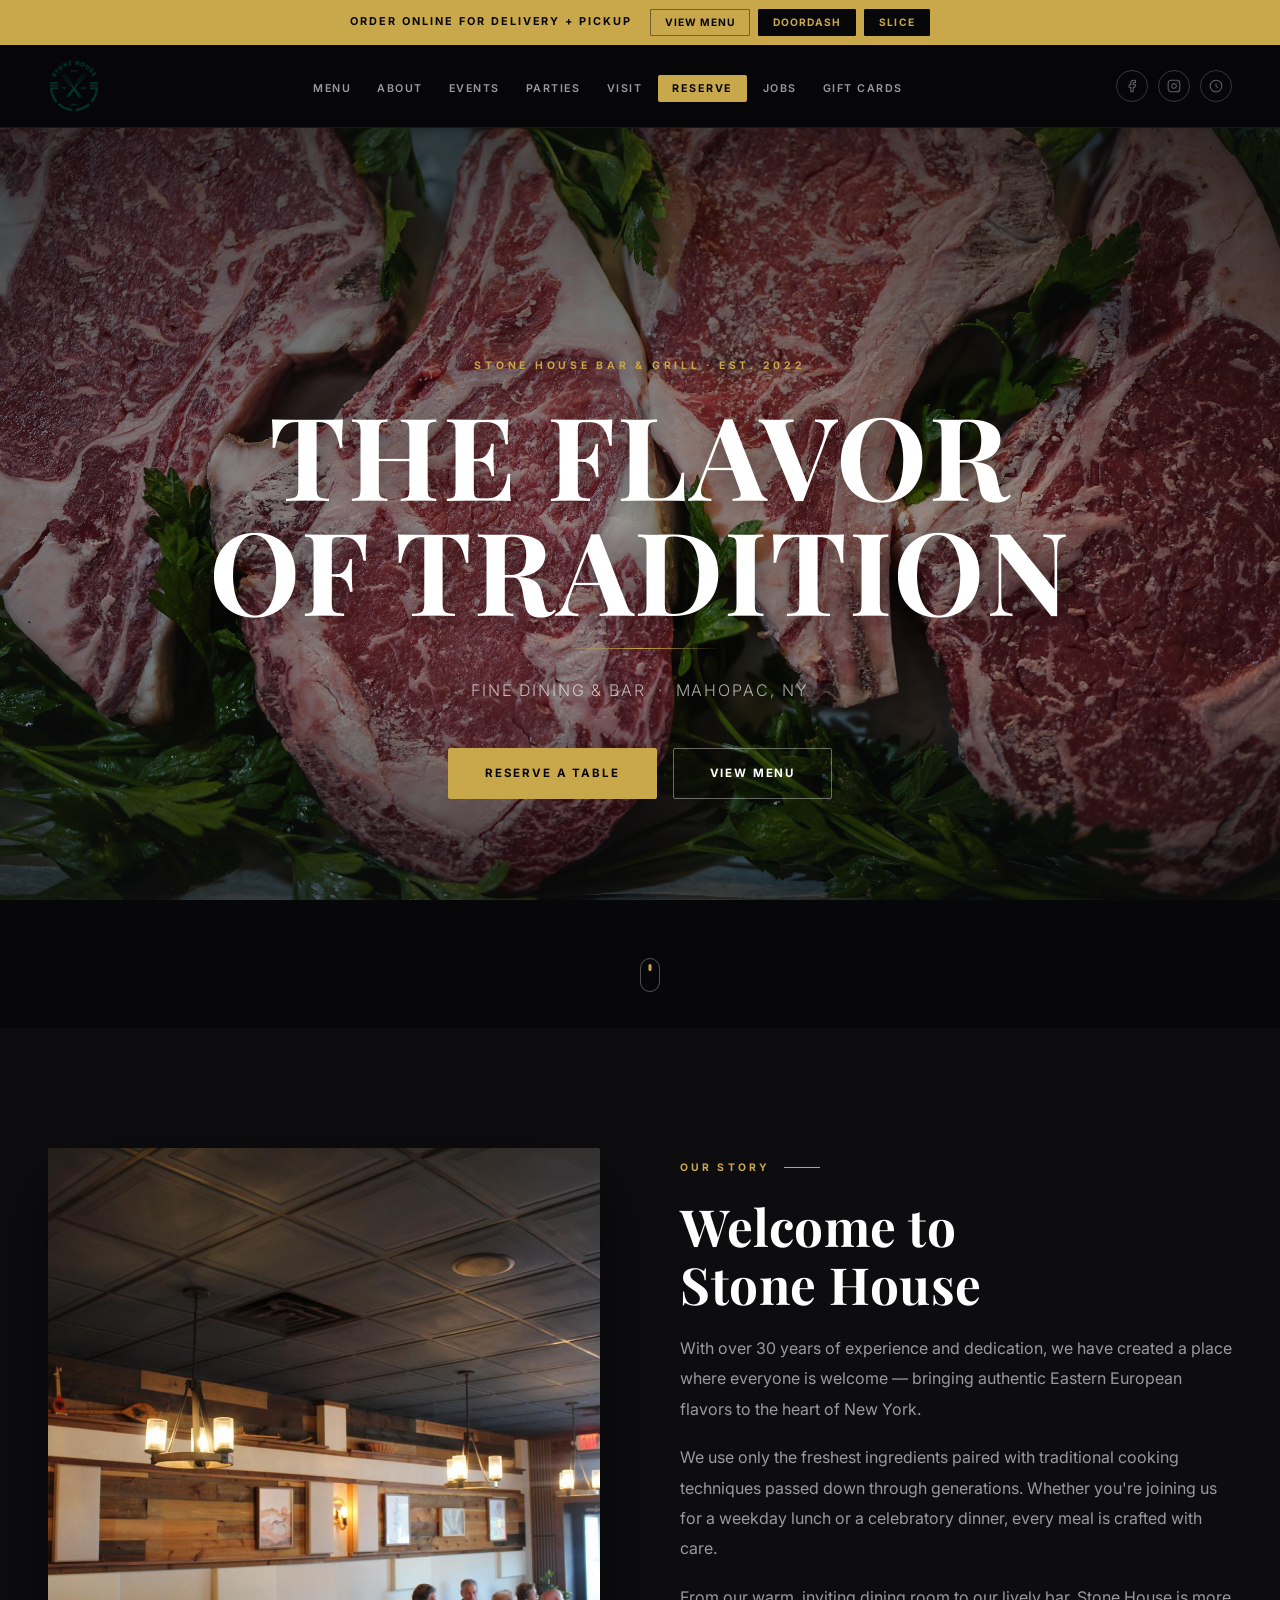
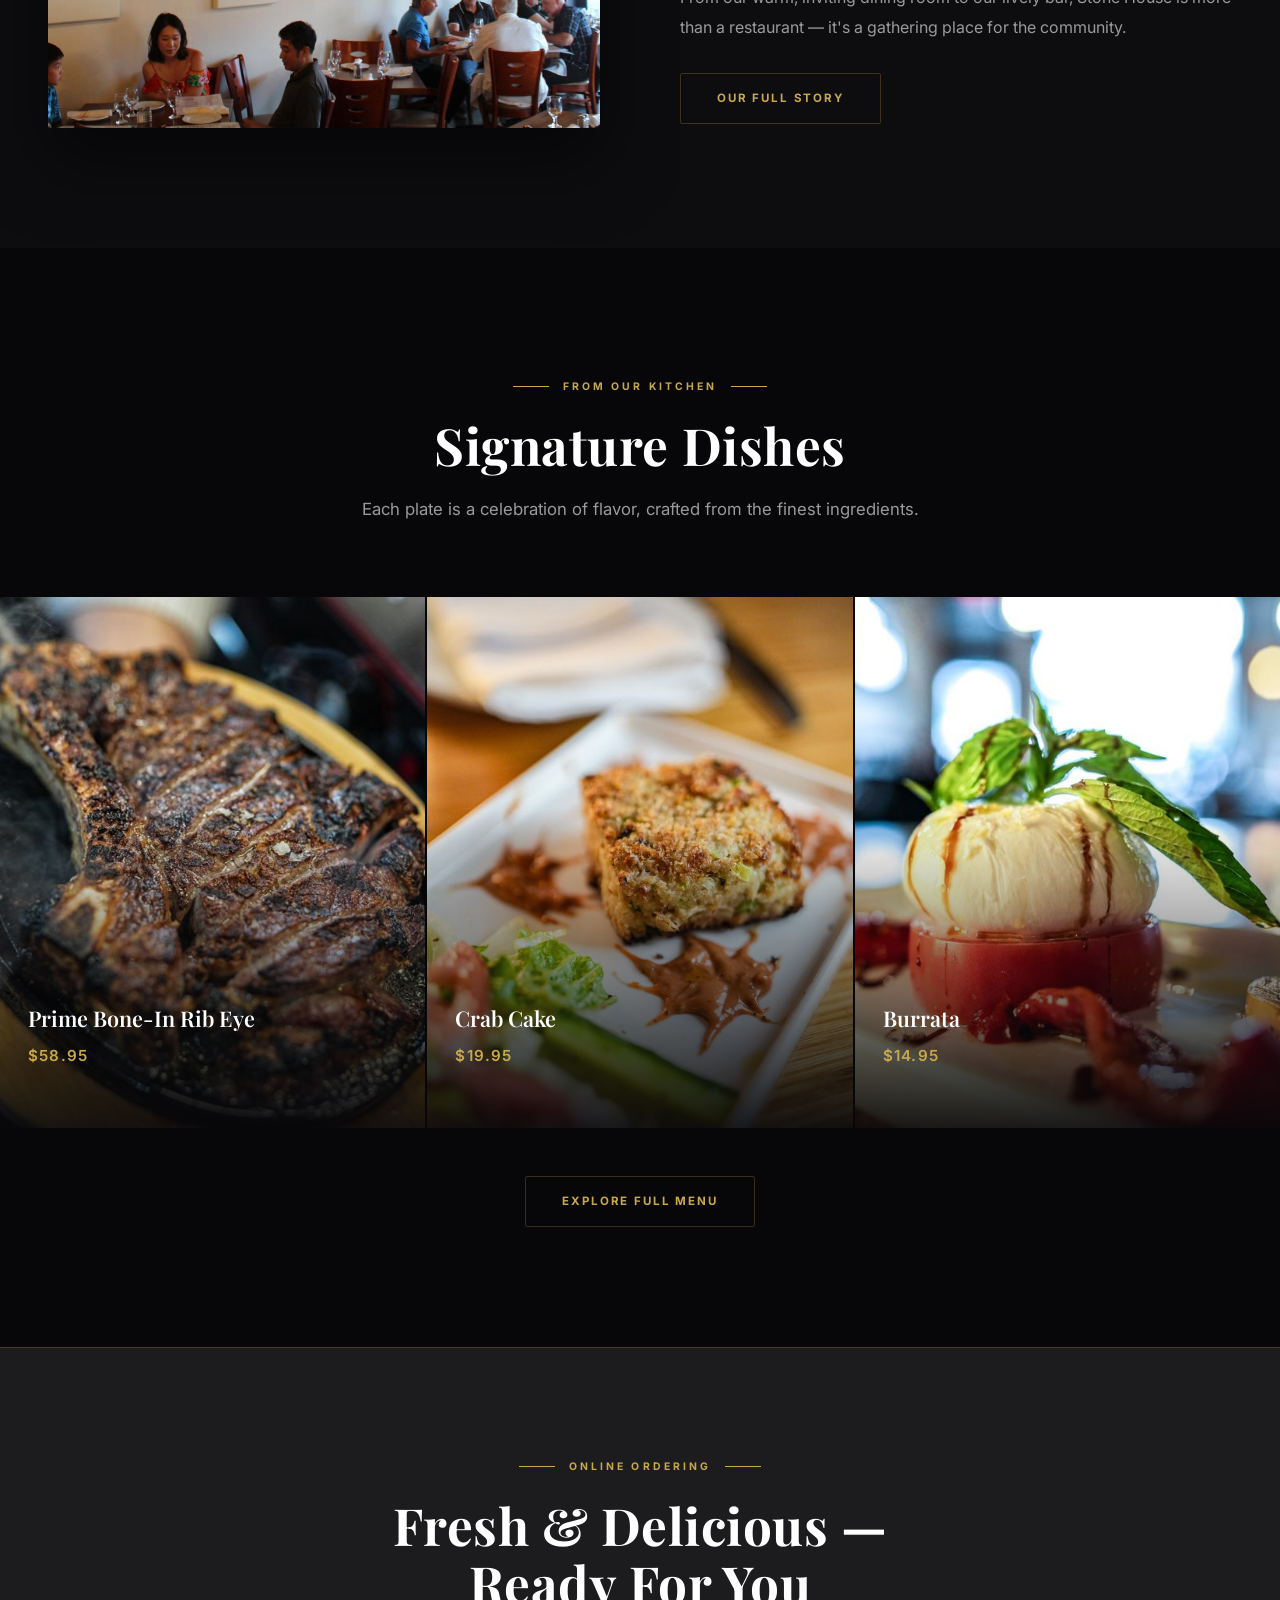
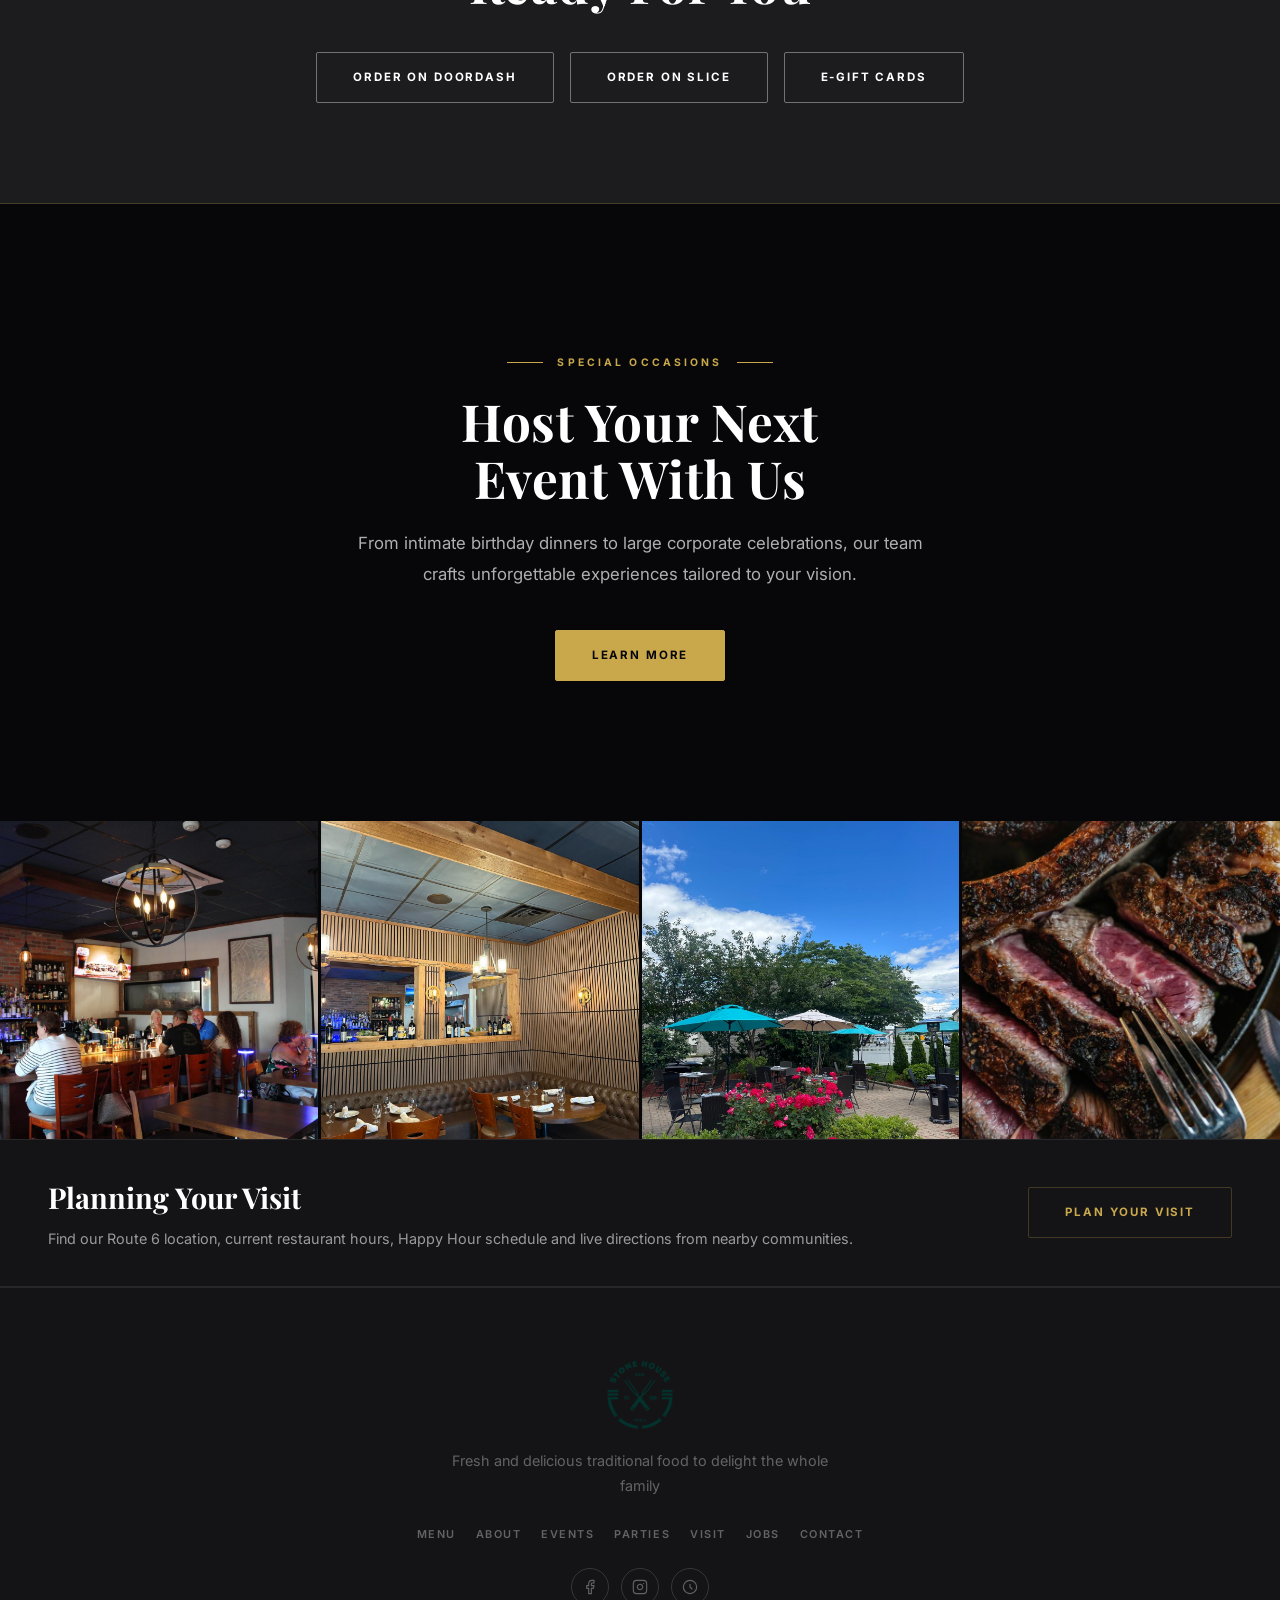
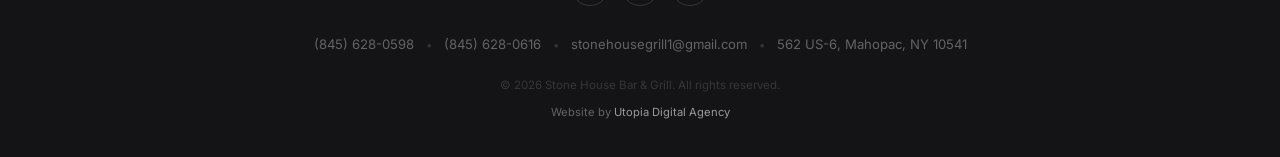
<file: index.html>
<!DOCTYPE html>
<html lang="en">
<head>
  <!-- Google tag (gtag.js) -->
  <script async src="https://www.googletagmanager.com/gtag/js?id=G-5H2GSYLBQ3"></script>
  <script>
    window.dataLayer = window.dataLayer || [];
    function gtag(){dataLayer.push(arguments);}
    gtag('js', new Date());

    gtag('config', 'G-5H2GSYLBQ3');
  </script>
  <meta charset="UTF-8" />
  <meta name="viewport" content="width=device-width, initial-scale=1.0" />
  <link rel="icon" href="/favicon.ico" sizes="any" />
  <link rel="icon" type="image/png" sizes="48x48" href="/favicon-48x48.png" />
  <link rel="icon" type="image/png" sizes="32x32" href="/favicon-32x32.png" />
  <link rel="icon" type="image/png" sizes="16x16" href="/favicon-16x16.png" />
  <link rel="apple-touch-icon" sizes="180x180" href="/apple-touch-icon.png" />
  <link rel="canonical" href="https://www.stonehouse-grill.com/" />
  <title>Stone House Bar &amp; Grill | Fine Dining in Mahopac NY</title>
  <meta name="description" content="Stone House Bar &amp; Grill — 30 years of authentic Eastern European flavors, fine dining, and warm hospitality in Mahopac, NY. Reserve your table today." />
  <meta property="og:title" content="Stone House Bar &amp; Grill | Fine Dining in Mahopac NY" />
  <meta property="og:description" content="Fine dining, craft cocktails &amp; private events in Mahopac, NY. Order online or reserve your table." />
  <meta property="og:image" content="images/steaks.jpg" />
  <meta property="og:type" content="website" />
  <script type="application/ld+json">
  {
    "@context": "https://schema.org",
    "@type": "Restaurant",
    "@id": "https://www.stonehouse-grill.com/#restaurant",
    "name": "Stone House Bar & Grill",
    "url": "https://www.stonehouse-grill.com/",
    "logo": "https://www.stonehouse-grill.com/images/logo.jpg",
    "image": "https://www.stonehouse-grill.com/images/diningroom.jpg",
    "telephone": "+1-845-628-0598",
    "address": {
      "@type": "PostalAddress",
      "streetAddress": "562 US-6",
      "addressLocality": "Mahopac",
      "addressRegion": "NY",
      "postalCode": "10541",
      "addressCountry": "US"
    },
    "servesCuisine": [
      "Eastern European"
    ],
    "openingHoursSpecification": [
      {
        "@type": "OpeningHoursSpecification",
        "dayOfWeek": [
          "https://schema.org/Monday",
          "https://schema.org/Tuesday",
          "https://schema.org/Wednesday",
          "https://schema.org/Thursday"
        ],
        "opens": "11:30",
        "closes": "22:00"
      },
      {
        "@type": "OpeningHoursSpecification",
        "dayOfWeek": [
          "https://schema.org/Friday",
          "https://schema.org/Saturday"
        ],
        "opens": "11:30",
        "closes": "23:00"
      },
      {
        "@type": "OpeningHoursSpecification",
        "dayOfWeek": "https://schema.org/Sunday",
        "opens": "11:00",
        "closes": "21:00"
      }
    ],
    "hasMenu": "https://www.stonehouse-grill.com/menu.html",
    "acceptsReservations": "https://www.opentable.com/r/stone-house-grill-mahopac",
    "sameAs": [
      "https://www.facebook.com/stonehousegrillmarket",
      "https://www.instagram.com/stonehousebarandgrill/"
    ]
  }
  </script>
  <link rel="preconnect" href="https://fonts.googleapis.com" />
  <link rel="preconnect" href="https://fonts.gstatic.com" crossorigin />
  <link href="https://fonts.googleapis.com/css2?family=Playfair+Display:ital,wght@0,400;0,600;0,700;1,400&family=Inter:wght@300;400;500;600;700&display=swap" rel="stylesheet" />
  <link rel="stylesheet" href="style.css?v=2" />
</head>
<body>

  <!-- TOP BANNER -->
  <div class="top-banner">
    <p class="banner-text">ORDER ONLINE FOR DELIVERY + PICKUP</p>
    <div class="banner-btns">
      <a href="/menu.html" class="banner-btn">View Menu</a>
      <a href="https://www.doordash.com/store/stone-house-grill-mahopac-25248792/" target="_blank" rel="noopener" class="banner-btn banner-btn--filled">DoorDash</a>
      <a href="https://slicelife.com/restaurants/ny/mahopac/10541/stone-house-bar-grill/menu" target="_blank" rel="noopener" class="banner-btn banner-btn--filled">Slice</a>
    </div>
  </div>

  <!-- HEADER -->
  <header class="header" id="header">
    <div class="nav-inner container">
      <a href="/" class="nav-logo" aria-label="Stone House Bar &amp; Grill — Home">
        <img src="images/stone-house-logo.png" alt="Stone House Bar &amp; Grill" />
      </a>
      <ul class="nav-links" role="list">
        <li><a href="/menu.html"    class="nav-link">MENU</a></li>
        <li><a href="/about.html"   class="nav-link">ABOUT</a></li>
        <li><a href="/events.html"  class="nav-link">EVENTS</a></li>
        <li><a href="/parties.html" class="nav-link">PARTIES</a></li>
        <li><a href="/visit-stone-house-mahopac.html" class="nav-link">VISIT</a></li>
        <li><a href="https://www.opentable.com/r/stone-house-grill-mahopac" target="_blank" rel="noopener" class="nav-link nav-link--reserve">RESERVE</a></li>
        <li><a href="/jobs.html"    class="nav-link">JOBS</a></li>
        <li><a href="https://order.toasttab.com/egiftcards/stone-house-market-grill-562-rt-6" target="_blank" rel="noopener" class="nav-link">GIFT CARDS</a></li>
      </ul>
      <div class="nav-right">
        <div class="nav-social">
          <a href="https://www.facebook.com/stonehousegrillmarket" target="_blank" rel="noopener" aria-label="Facebook"><svg width="14" height="14" viewBox="0 0 24 24" fill="none" stroke="currentColor" stroke-width="1.8" stroke-linecap="round" stroke-linejoin="round"><path d="M18 2h-3a5 5 0 00-5 5v3H7v4h3v8h4v-8h3l1-4h-4V7a1 1 0 011-1h3z"/></svg></a>
          <a href="https://www.instagram.com/stonehousebarandgrill/" target="_blank" rel="noopener" aria-label="Instagram"><svg width="14" height="14" viewBox="0 0 24 24" fill="none" stroke="currentColor" stroke-width="1.8" stroke-linecap="round" stroke-linejoin="round"><rect x="2" y="2" width="20" height="20" rx="5" ry="5"/><path d="M16 11.37A4 4 0 1112.63 8 4 4 0 0116 11.37z"/><line x1="17.5" y1="6.5" x2="17.51" y2="6.5"/></svg></a>
          <a href="https://www.google.com/search?q=Stone+House+Bar+Grill+Mahopac+NY" target="_blank" rel="noopener" aria-label="Google"><svg width="14" height="14" viewBox="0 0 24 24" fill="none" stroke="currentColor" stroke-width="1.8" stroke-linecap="round" stroke-linejoin="round"><circle cx="12" cy="12" r="10"/><path d="M12 8v4l3 3"/></svg></a>
        </div>
        <button class="hamburger" id="hamburger" aria-label="Open navigation menu" aria-expanded="false">
          <span></span><span></span><span></span>
        </button>
      </div>
    </div>
  </header>

  <!-- MOBILE NAV -->
  <nav class="mobile-nav" id="mobileNav" aria-label="Mobile navigation">
    <a href="/menu.html"    class="nav-link">MENU</a>
    <a href="/about.html"   class="nav-link">ABOUT</a>
    <a href="/events.html"  class="nav-link">EVENTS</a>
    <a href="/parties.html" class="nav-link">PARTIES</a><a href="/visit-stone-house-mahopac.html" class="nav-link">VISIT</a>
    <a href="https://www.opentable.com/r/stone-house-grill-mahopac" target="_blank" rel="noopener" class="nav-link nav-link--reserve">RESERVE</a>
    <a href="/jobs.html"    class="nav-link">JOBS</a>
    <a href="https://order.toasttab.com/egiftcards/stone-house-market-grill-562-rt-6" target="_blank" rel="noopener" class="nav-link">GIFT CARDS</a>
    <div class="mobile-nav-social">
      <a href="https://www.facebook.com/stonehousegrillmarket" target="_blank" rel="noopener" aria-label="Facebook"><svg width="16" height="16" viewBox="0 0 24 24" fill="none" stroke="currentColor" stroke-width="1.8" stroke-linecap="round" stroke-linejoin="round"><path d="M18 2h-3a5 5 0 00-5 5v3H7v4h3v8h4v-8h3l1-4h-4V7a1 1 0 011-1h3z"/></svg></a>
      <a href="https://www.instagram.com/stonehousebarandgrill/" target="_blank" rel="noopener" aria-label="Instagram"><svg width="16" height="16" viewBox="0 0 24 24" fill="none" stroke="currentColor" stroke-width="1.8" stroke-linecap="round" stroke-linejoin="round"><rect x="2" y="2" width="20" height="20" rx="5" ry="5"/><path d="M16 11.37A4 4 0 1112.63 8 4 4 0 0116 11.37z"/><line x1="17.5" y1="6.5" x2="17.51" y2="6.5"/></svg></a>
      <a href="https://www.google.com/search?q=Stone+House+Bar+Grill+Mahopac+NY" aria-label="Google"><svg width="16" height="16" viewBox="0 0 24 24" fill="none" stroke="currentColor" stroke-width="1.8" stroke-linecap="round" stroke-linejoin="round"><circle cx="12" cy="12" r="10"/><path d="M12 8v4l3 3"/></svg></a>
    </div>
  </nav>

  <!-- ═══ HERO ═══════════════════════════════════════════════════ -->
  <section class="hero" aria-label="Hero">
    <div class="hero-overlay"></div>
    <div class="hero-content">
      <p class="hero-eyebrow">Stone House Bar &amp; Grill · Est. 2022</p>
      <h1 class="hero-title">THE FLAVOR<br>OF TRADITION</h1>
      <span class="hero-underline" aria-hidden="true"></span>
      <p class="hero-subtitle">Fine Dining &amp; Bar &nbsp;&middot;&nbsp; Mahopac, NY</p>
      <div class="hero-btns">
        <a href="https://www.opentable.com/r/stone-house-grill-mahopac" target="_blank" rel="noopener" class="btn btn--gold">Reserve a Table</a>
        <a href="/menu.html"    class="btn btn--outline">View Menu</a>
      </div>
    </div>
    <div class="hero-scroll" aria-hidden="true"><span class="scroll-icon"></span></div>
  </section>

  <!-- ═══ STORY SPLIT ══════════════════════════════════════════════ -->
  <section class="section bg-dark">
    <div class="container split fade-in">
      <div class="split-image">
        <img src="images/diningroom.jpg" alt="Stone House dining room" loading="lazy" />
      </div>
      <div class="split-content">
        <div class="section-tag section-tag--left">Our Story</div>
        <h2 class="section-heading">Welcome to<br>Stone House</h2>
        <p>With over 30 years of experience and dedication, we have created a place where everyone is welcome — bringing authentic Eastern European flavors to the heart of New York.</p>
        <p>We use only the freshest ingredients paired with traditional cooking techniques passed down through generations. Whether you're joining us for a weekday lunch or a celebratory dinner, every meal is crafted with care.</p>
        <p>From our warm, inviting dining room to our lively bar, Stone House is more than a restaurant — it's a gathering place for the community.</p>
        <a href="/about.html" class="btn btn--outline-gold">Our Full Story</a>
      </div>
    </div>
  </section>

  <!-- ═══ FEATURED DISHES ══════════════════════════════════════════ -->
  <section class="section bg-black">
    <div class="container">
      <div class="section-header fade-in">
        <div class="section-tag">From Our Kitchen</div>
        <h2 class="section-heading">Signature Dishes</h2>
        <p class="section-sub">Each plate is a celebration of flavor, crafted from the finest ingredients.</p>
      </div>
    </div>
    <div class="dishes-grid fade-in">
      <div class="dish-card">
        <img src="images/ribeye.jpg" alt="Prime Bone-In Rib Eye" loading="lazy" />
        <div class="dish-card-overlay">
          <p class="dish-card-name">Prime Bone-In Rib Eye</p>
          <p class="dish-card-price">$58.95</p>
          <p class="dish-card-cta">View Menu &rarr;</p>
        </div>
      </div>
      <div class="dish-card">
        <img src="images/crabcake.jpg" alt="Crab Cake" loading="lazy" />
        <div class="dish-card-overlay">
          <p class="dish-card-name">Crab Cake</p>
          <p class="dish-card-price">$19.95</p>
          <p class="dish-card-cta">View Menu &rarr;</p>
        </div>
      </div>
      <div class="dish-card">
        <img src="images/burratasalad.jpg" alt="Burrata" loading="lazy" />
        <div class="dish-card-overlay">
          <p class="dish-card-name">Burrata</p>
          <p class="dish-card-price">$14.95</p>
          <p class="dish-card-cta">View Menu &rarr;</p>
        </div>
      </div>
    </div>
    <div style="text-align:center; margin-top:48px;" class="fade-in">
      <a href="/menu.html" class="btn btn--outline-gold">Explore Full Menu</a>
    </div>
  </section>

  <!-- ═══ ORDER ONLINE CTA ═════════════════════════════════════════ -->
  <section class="cta-section fade-in">
    <div class="container">
      <div class="section-tag" style="justify-content:center;">Online Ordering</div>
      <h2 class="section-heading">Fresh &amp; Delicious —<br>Ready For You</h2>
      <div class="cta-btns">
        <a href="https://www.doordash.com/store/stone-house-grill-mahopac-25248792/" target="_blank" rel="noopener" class="btn btn--outline">Order on DoorDash</a>
        <a href="https://slicelife.com/restaurants/ny/mahopac/10541/stone-house-bar-grill/menu" target="_blank" rel="noopener" class="btn btn--outline">Order on Slice</a>
        <a href="https://order.toasttab.com/egiftcards/stone-house-market-grill-562-rt-6" target="_blank" rel="noopener" class="btn btn--outline">E-Gift Cards</a>
      </div>
    </div>
  </section>

  <!-- ═══ EVENTS TEASER ════════════════════════════════════════════ -->
  <section class="events-teaser" aria-label="Private events">
    <div class="events-teaser-overlay"></div>
    <div class="events-teaser-content fade-in">
      <div class="section-tag" style="justify-content:center;">Special Occasions</div>
      <h2 class="section-heading">Host Your Next<br>Event With Us</h2>
      <p>From intimate birthday dinners to large corporate celebrations, our team crafts unforgettable experiences tailored to your vision.</p>
      <a href="/parties.html" class="btn btn--gold">Learn More</a>
    </div>
  </section>

  <!-- ═══ GALLERY STRIP ════════════════════════════════════════════ -->
  <div class="gallery-strip" aria-label="Restaurant photo gallery">
    <div class="gallery-strip-item">
      <img src="images/bararea.jpg"      alt="Bar area"        loading="lazy" />
    </div>
    <div class="gallery-strip-item">
      <img src="images/bootharea.jpg"    alt="Booth seating"   loading="lazy" />
    </div>
    <div class="gallery-strip-item">
      <img src="images/outsidepatio.jpg" alt="Outside patio"   loading="lazy" />
    </div>
    <div class="gallery-strip-item">
      <img src="images/steakmr.jpg"      alt="Steak dinner"    loading="lazy" />
    </div>
  </div>

  <!-- ═══ FOOTER ═══════════════════════════════════════════════════ -->
  <section class="inline-utility" aria-label="Plan your visit">
    <div class="container inline-utility-inner">
      <div><h2>Planning Your Visit</h2><p>Find our Route 6 location, current restaurant hours, Happy Hour schedule and live directions from nearby communities.</p></div>
      <a href="/visit-stone-house-mahopac.html" class="btn btn--outline-gold">Plan Your Visit</a>
    </div>
  </section>

  <footer class="footer">
    <div class="container footer-inner">
      <div class="footer-logo"><img src="images/stone-house-logo.png" alt="Stone House Bar &amp; Grill" loading="lazy" /></div>
      <p class="footer-tagline">Fresh and delicious traditional food to delight the whole family</p>
      <nav class="footer-nav" aria-label="Footer navigation">
        <a href="/menu.html">Menu</a>
        <a href="/about.html">About</a>
        <a href="/events.html">Events</a>
        <a href="/parties.html">Parties</a>
        <a href="/visit-stone-house-mahopac.html">Visit</a>
        <a href="/jobs.html">Jobs</a>
        <a href="/contact.html">Contact</a>
      </nav>
      <div class="footer-social">
        <a href="https://www.facebook.com/stonehousegrillmarket" target="_blank" rel="noopener" aria-label="Facebook"><svg width="16" height="16" viewBox="0 0 24 24" fill="none" stroke="currentColor" stroke-width="1.7" stroke-linecap="round" stroke-linejoin="round"><path d="M18 2h-3a5 5 0 00-5 5v3H7v4h3v8h4v-8h3l1-4h-4V7a1 1 0 011-1h3z"/></svg></a>
        <a href="https://www.instagram.com/stonehousebarandgrill/" target="_blank" rel="noopener" aria-label="Instagram"><svg width="16" height="16" viewBox="0 0 24 24" fill="none" stroke="currentColor" stroke-width="1.7" stroke-linecap="round" stroke-linejoin="round"><rect x="2" y="2" width="20" height="20" rx="5" ry="5"/><path d="M16 11.37A4 4 0 1112.63 8 4 4 0 0116 11.37z"/><line x1="17.5" y1="6.5" x2="17.51" y2="6.5"/></svg></a>
        <a href="https://www.google.com/search?q=Stone+House+Bar+Grill+Mahopac+NY" target="_blank" rel="noopener" aria-label="Google"><svg width="16" height="16" viewBox="0 0 24 24" fill="none" stroke="currentColor" stroke-width="1.7" stroke-linecap="round" stroke-linejoin="round"><circle cx="12" cy="12" r="10"/><path d="M12 8v4l3 3"/></svg></a>
      </div>
      <div class="footer-contact-strip">
        <a href="tel:+18456280598">(845) 628-0598</a><span class="footer-dot">&bull;</span>
        <a href="tel:+18456280616">(845) 628-0616</a><span class="footer-dot">&bull;</span>
        <a href="mailto:stonehousegrill1@gmail.com">stonehousegrill1@gmail.com</a><span class="footer-dot">&bull;</span>
        <span>562 US-6, Mahopac, NY 10541</span>
      </div>
      <p class="footer-copy">&copy; 2026 Stone House Bar &amp; Grill. All rights reserved.</p>
      <p class="footer-credit">Website by <a href="https://www.utopia-agency.com/" target="_blank" rel="noopener noreferrer">Utopia Digital Agency</a></p>
    </div>
  </footer>

  <!-- FATHER'S DAY POPUP -->
  <div class="md-overlay" id="fdOverlay" role="dialog" aria-modal="true" aria-labelledby="fdTitle">
    <div class="md-modal">
      <button class="md-close" id="fdClose" aria-label="Close">&times;</button>
      <div class="md-body" style="padding-top: 32px;">
        <p class="md-tag">&#x2764; Sunday, June 21st</p>
        <h2 class="md-title" id="fdTitle" style="font-size:2rem;">Happy Father's Day</h2>
        <p class="md-sub">Treat Dad to an unforgettable meal at Stone House.<br>Join us for a special Father's Day dinner — seats are filling fast!</p>
        <a href="https://www.opentable.com/r/stone-house-grill-mahopac" target="_blank" rel="noopener" class="btn md-btn" style="display:flex;align-items:center;justify-content:center;gap:8px;">
          Reserve a Table
          <svg width="14" height="14" viewBox="0 0 24 24" fill="none" stroke="currentColor" stroke-width="2.2" stroke-linecap="round" stroke-linejoin="round"><path d="M5 12h14M12 5l7 7-7 7"/></svg>
        </a>
        <button id="fdDismiss" style="margin-top:14px;background:none;border:none;color:rgba(255,255,255,0.4);font-size:0.8rem;cursor:pointer;text-decoration:underline;">Maybe later</button>
      </div>
    </div>
  </div>

  <script src="script.js"></script>
</body>
</html>
</file>
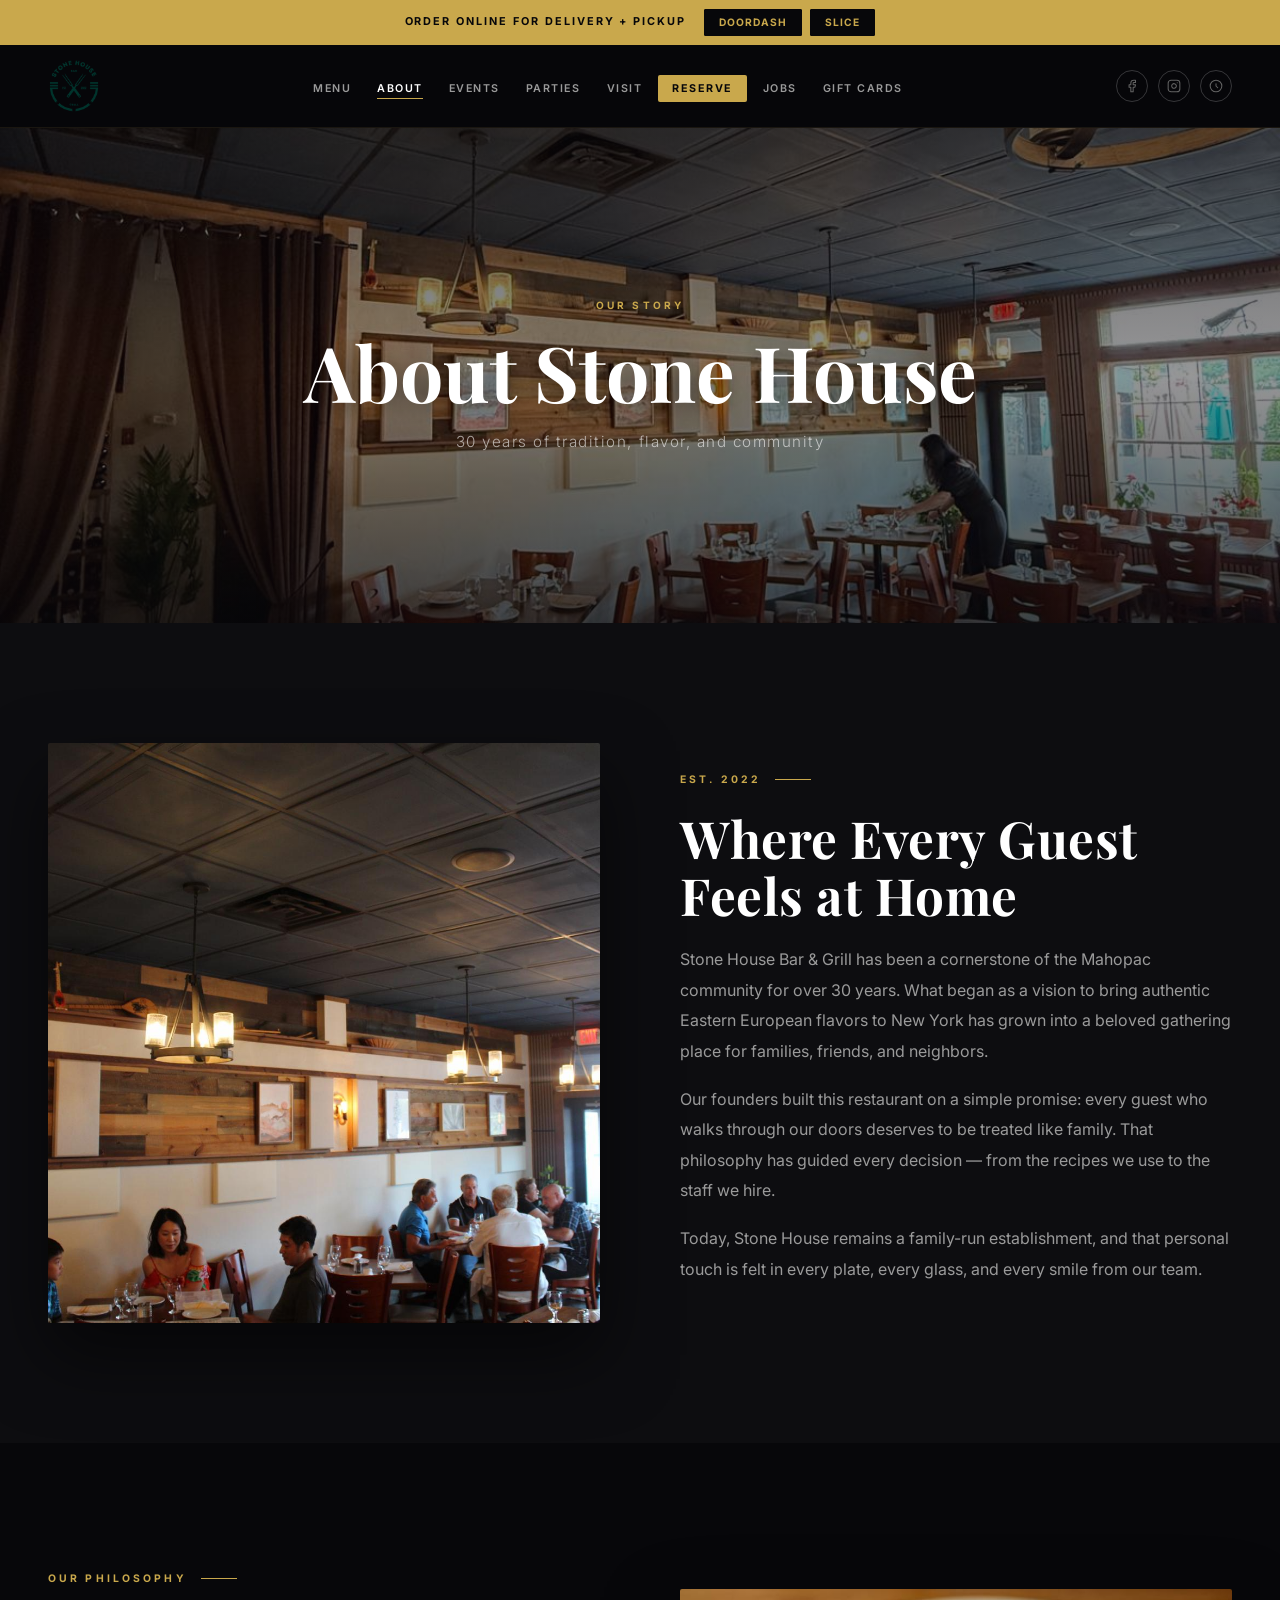
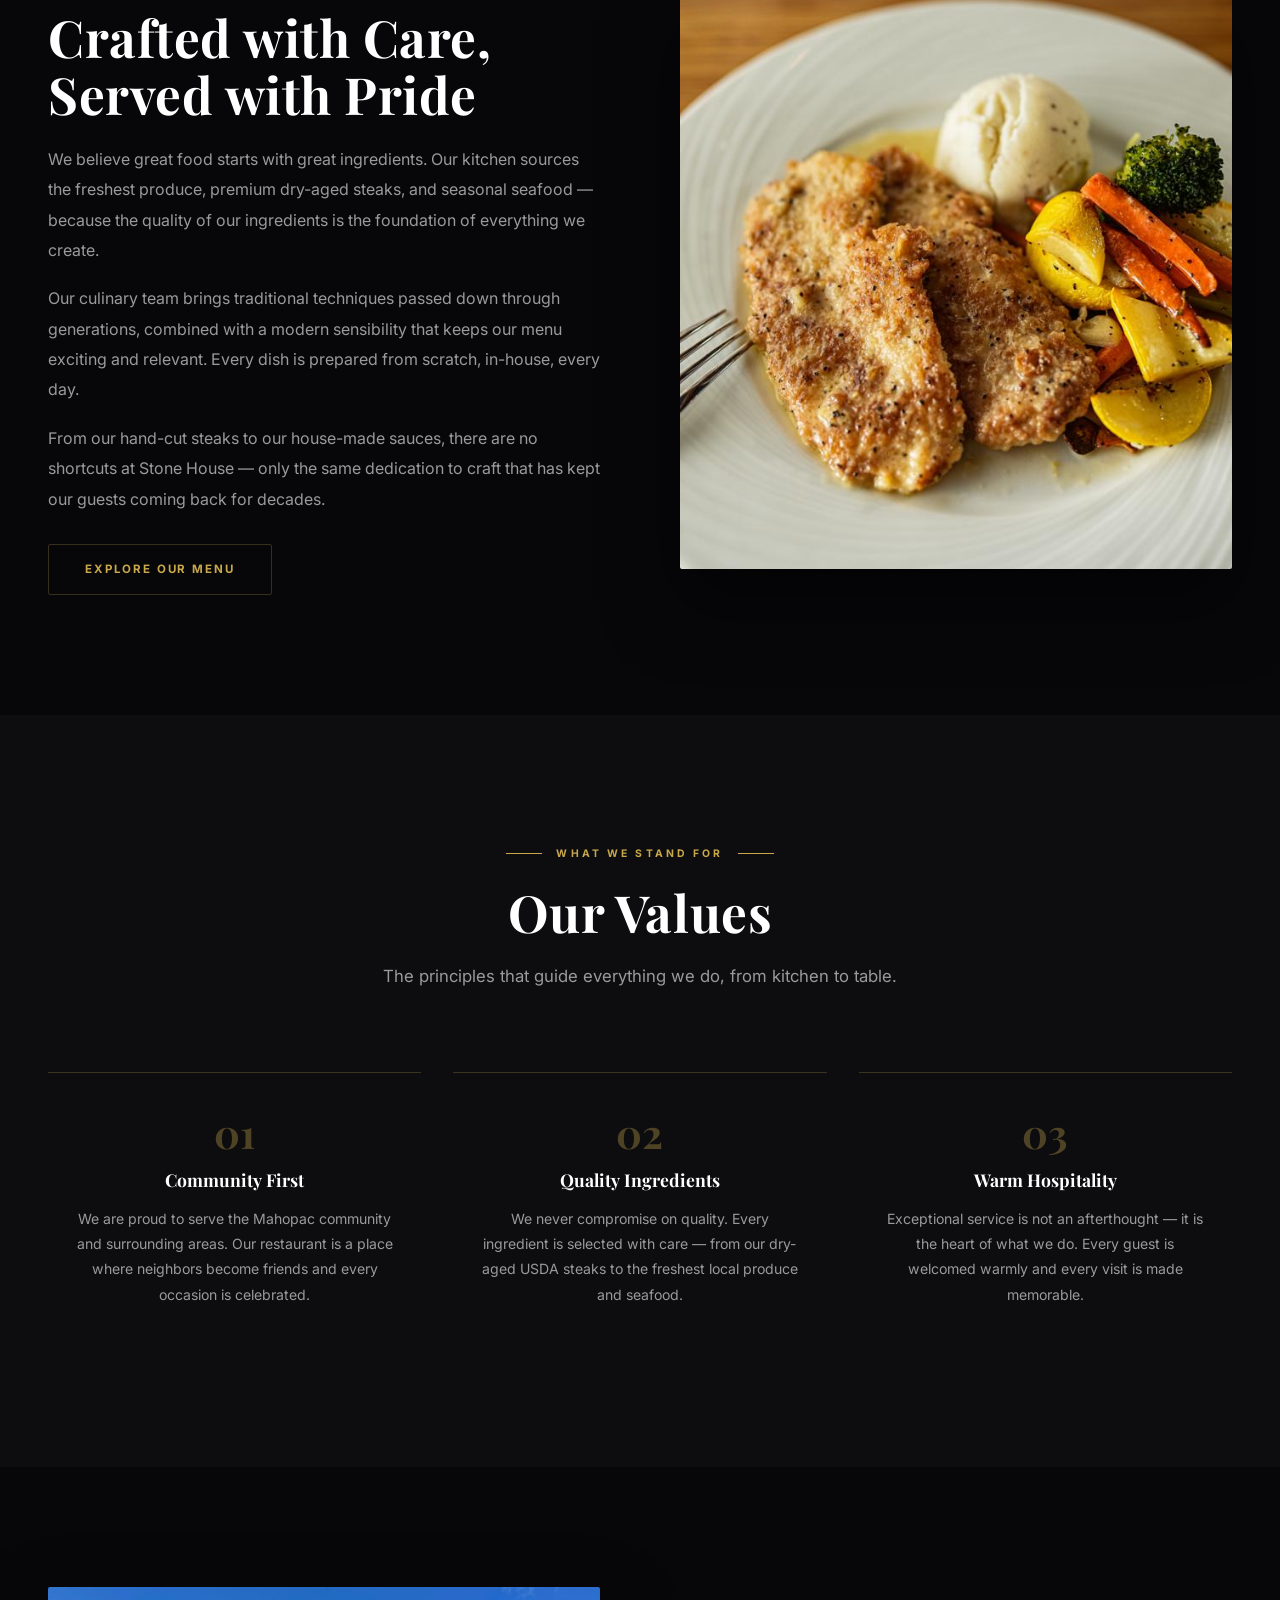
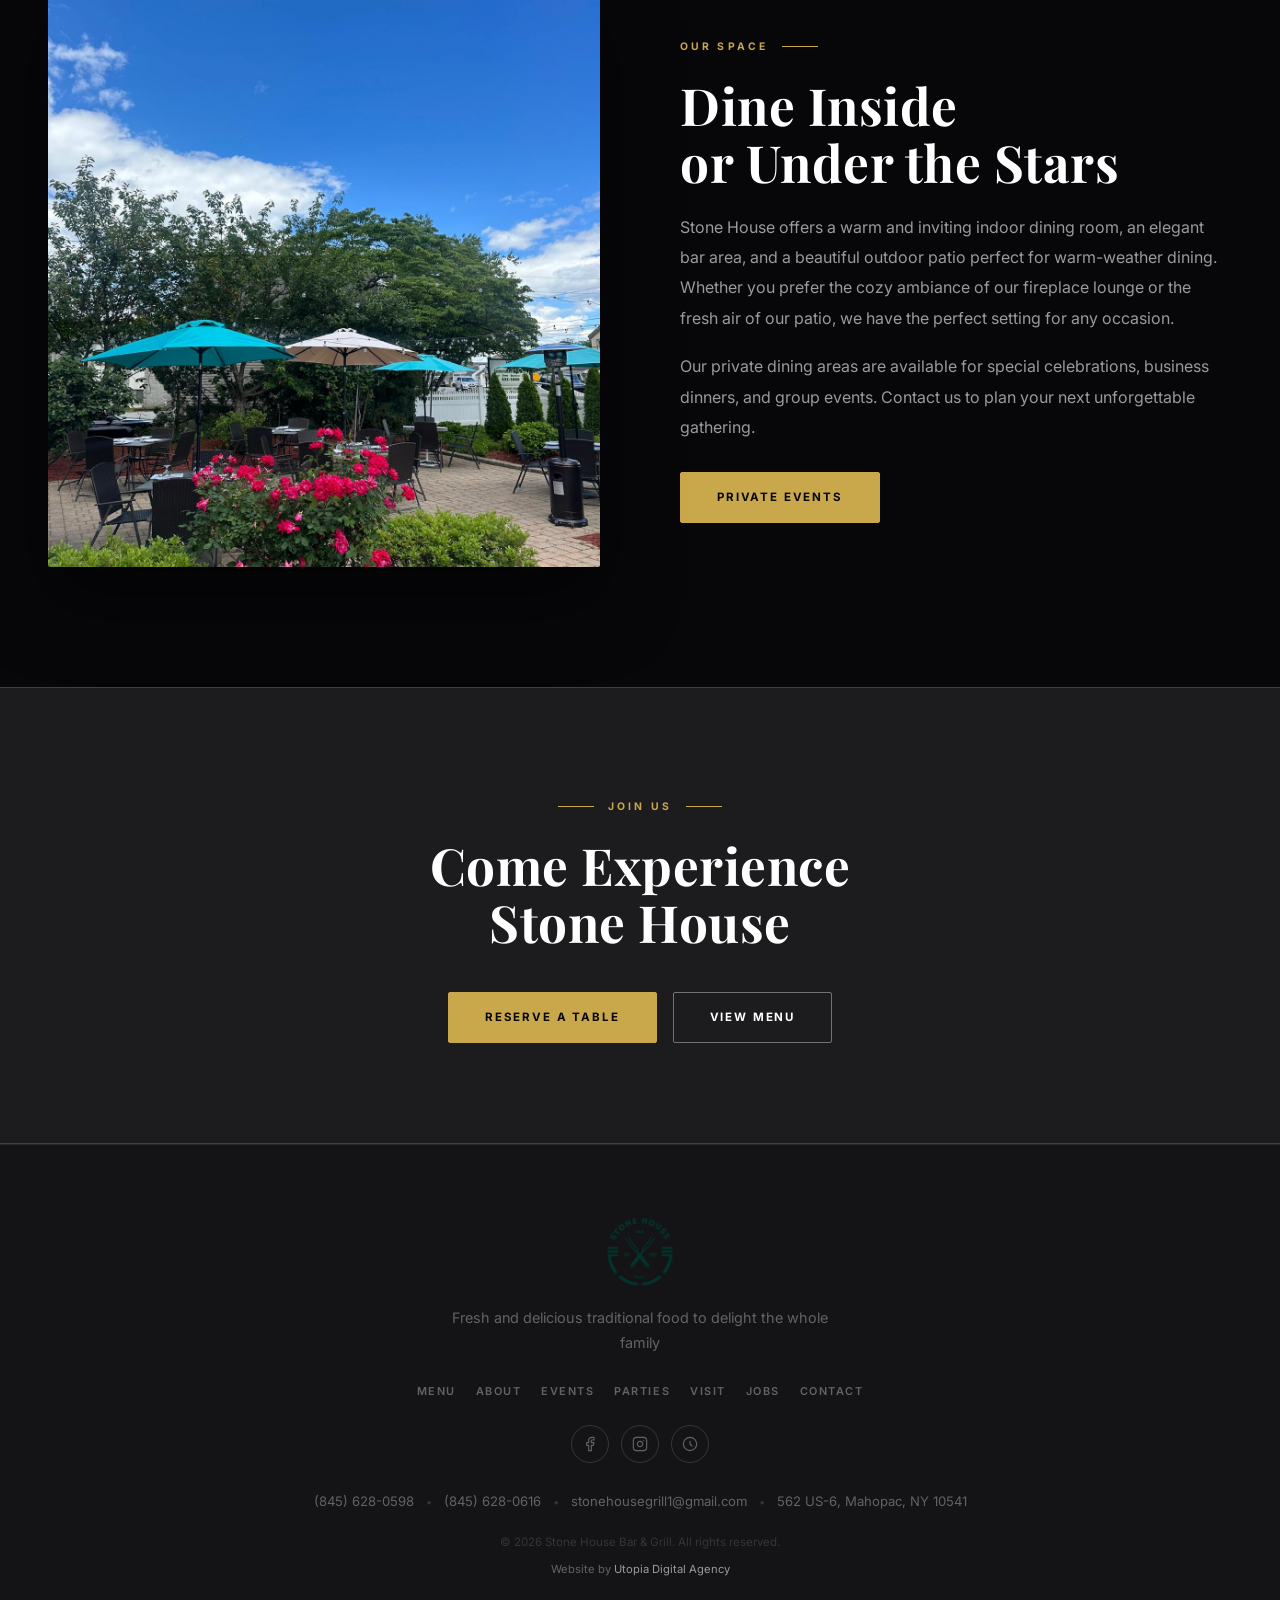
<file: about.html>
<!DOCTYPE html>
<html lang="en">
<head>
  <!-- Google tag (gtag.js) -->
  <script async src="https://www.googletagmanager.com/gtag/js?id=G-5H2GSYLBQ3"></script>
  <script>
    window.dataLayer = window.dataLayer || [];
    function gtag(){dataLayer.push(arguments);}
    gtag('js', new Date());

    gtag('config', 'G-5H2GSYLBQ3');
  </script>
  <meta charset="UTF-8" />
  <meta name="viewport" content="width=device-width, initial-scale=1.0" />
  <link rel="icon" href="/favicon.ico" sizes="any" />
  <link rel="icon" type="image/png" sizes="48x48" href="/favicon-48x48.png" />
  <link rel="icon" type="image/png" sizes="32x32" href="/favicon-32x32.png" />
  <link rel="icon" type="image/png" sizes="16x16" href="/favicon-16x16.png" />
  <link rel="apple-touch-icon" sizes="180x180" href="/apple-touch-icon.png" />
  <link rel="canonical" href="https://www.stonehouse-grill.com/about.html" />
  <title>About Us | Stone House Bar &amp; Grill — Mahopac NY</title>
  <meta name="description" content="Learn the story behind Stone House Bar &amp; Grill — 30 years of authentic Eastern European cooking, community, and hospitality in Mahopac, NY." />
  <link rel="preconnect" href="https://fonts.googleapis.com" />
  <link rel="preconnect" href="https://fonts.gstatic.com" crossorigin />
  <link href="https://fonts.googleapis.com/css2?family=Playfair+Display:ital,wght@0,400;0,600;0,700;1,400&family=Inter:wght@300;400;500;600;700&display=swap" rel="stylesheet" />
  <link rel="stylesheet" href="style.css" />
</head>
<body>

  <div class="top-banner">
    <p class="banner-text">ORDER ONLINE FOR DELIVERY + PICKUP</p>
    <div class="banner-btns">
      <a href="https://www.doordash.com/store/stone-house-grill-mahopac-25248792/" target="_blank" rel="noopener" class="banner-btn banner-btn--filled">DoorDash</a>
      <a href="https://slicelife.com/restaurants/ny/mahopac/10541/stone-house-bar-grill/menu" target="_blank" rel="noopener" class="banner-btn banner-btn--filled">Slice</a>
    </div>
  </div>

  <header class="header" id="header">
    <div class="nav-inner container">
      <a href="/" class="nav-logo"><img src="images/stone-house-logo.png" alt="Stone House Bar &amp; Grill" /></a>
      <ul class="nav-links" role="list">
        <li><a href="/menu.html"    class="nav-link">MENU</a></li>
        <li><a href="/about.html"   class="nav-link">ABOUT</a></li>
        <li><a href="/events.html"  class="nav-link">EVENTS</a></li>
        <li><a href="/parties.html" class="nav-link">PARTIES</a></li>
        <li><a href="/visit-stone-house-mahopac.html" class="nav-link">VISIT</a></li>
        <li><a href="https://www.opentable.com/r/stone-house-grill-mahopac" target="_blank" rel="noopener" class="nav-link nav-link--reserve">RESERVE</a></li>
        <li><a href="/jobs.html"    class="nav-link">JOBS</a></li>
        <li><a href="https://order.toasttab.com/egiftcards/stone-house-market-grill-562-rt-6" target="_blank" rel="noopener" class="nav-link">GIFT CARDS</a></li>
      </ul>
      <div class="nav-right">
        <div class="nav-social">
          <a href="https://www.facebook.com/stonehousegrillmarket" target="_blank" rel="noopener" aria-label="Facebook"><svg width="14" height="14" viewBox="0 0 24 24" fill="none" stroke="currentColor" stroke-width="1.8" stroke-linecap="round" stroke-linejoin="round"><path d="M18 2h-3a5 5 0 00-5 5v3H7v4h3v8h4v-8h3l1-4h-4V7a1 1 0 011-1h3z"/></svg></a>
          <a href="https://www.instagram.com/stonehousebarandgrill/" target="_blank" rel="noopener" aria-label="Instagram"><svg width="14" height="14" viewBox="0 0 24 24" fill="none" stroke="currentColor" stroke-width="1.8" stroke-linecap="round" stroke-linejoin="round"><rect x="2" y="2" width="20" height="20" rx="5" ry="5"/><path d="M16 11.37A4 4 0 1112.63 8 4 4 0 0116 11.37z"/><line x1="17.5" y1="6.5" x2="17.51" y2="6.5"/></svg></a>
          <a href="https://www.google.com/search?q=Stone+House+Bar+Grill+Mahopac+NY" target="_blank" rel="noopener" aria-label="Google"><svg width="14" height="14" viewBox="0 0 24 24" fill="none" stroke="currentColor" stroke-width="1.8" stroke-linecap="round" stroke-linejoin="round"><circle cx="12" cy="12" r="10"/><path d="M12 8v4l3 3"/></svg></a>
        </div>
        <button class="hamburger" id="hamburger" aria-label="Open navigation" aria-expanded="false"><span></span><span></span><span></span></button>
      </div>
    </div>
  </header>

  <nav class="mobile-nav" id="mobileNav">
    <a href="/menu.html" class="nav-link">MENU</a><a href="/about.html" class="nav-link">ABOUT</a><a href="/events.html" class="nav-link">EVENTS</a>
    <a href="/parties.html" class="nav-link">PARTIES</a><a href="/visit-stone-house-mahopac.html" class="nav-link">VISIT</a><a href="https://www.opentable.com/r/stone-house-grill-mahopac" target="_blank" rel="noopener" class="nav-link nav-link--reserve">RESERVE</a>
    <a href="/jobs.html" class="nav-link">JOBS</a>
    <a href="https://order.toasttab.com/egiftcards/stone-house-market-grill-562-rt-6" target="_blank" rel="noopener" class="nav-link">GIFT CARDS</a>
    <div class="mobile-nav-social">
      <a href="https://www.facebook.com/stonehousegrillmarket" target="_blank" rel="noopener" aria-label="Facebook"><svg width="16" height="16" viewBox="0 0 24 24" fill="none" stroke="currentColor" stroke-width="1.8" stroke-linecap="round" stroke-linejoin="round"><path d="M18 2h-3a5 5 0 00-5 5v3H7v4h3v8h4v-8h3l1-4h-4V7a1 1 0 011-1h3z"/></svg></a>
      <a href="https://www.instagram.com/stonehousebarandgrill/" target="_blank" rel="noopener" aria-label="Instagram"><svg width="16" height="16" viewBox="0 0 24 24" fill="none" stroke="currentColor" stroke-width="1.8" stroke-linecap="round" stroke-linejoin="round"><rect x="2" y="2" width="20" height="20" rx="5" ry="5"/><path d="M16 11.37A4 4 0 1112.63 8 4 4 0 0116 11.37z"/><line x1="17.5" y1="6.5" x2="17.51" y2="6.5"/></svg></a>
    </div>
  </nav>

  <!-- PAGE HERO -->
  <section class="page-hero" style="background-image:url('images/mainarea.jpg');">
    <div class="page-hero-overlay"></div>
    <div class="page-hero-content">
      <p class="page-hero-eyebrow">Our Story</p>
      <h1 class="page-hero-title">About Stone House</h1>
      <p class="page-hero-sub">30 years of tradition, flavor, and community</p>
    </div>
  </section>

  <!-- STORY SECTION 1 -->
  <section class="section bg-dark">
    <div class="container split fade-in">
      <div class="split-image">
        <img src="images/diningroom.jpg" alt="Stone House dining room" loading="lazy" />
      </div>
      <div class="split-content">
        <div class="section-tag section-tag--left">Est. 2022</div>
        <h2 class="section-heading">Where Every Guest<br>Feels at Home</h2>
        <p>Stone House Bar &amp; Grill has been a cornerstone of the Mahopac community for over 30 years. What began as a vision to bring authentic Eastern European flavors to New York has grown into a beloved gathering place for families, friends, and neighbors.</p>
        <p>Our founders built this restaurant on a simple promise: every guest who walks through our doors deserves to be treated like family. That philosophy has guided every decision — from the recipes we use to the staff we hire.</p>
        <p>Today, Stone House remains a family-run establishment, and that personal touch is felt in every plate, every glass, and every smile from our team.</p>
      </div>
    </div>
  </section>

  <!-- STORY SECTION 2 -->
  <section class="section bg-black">
    <div class="container split split--reverse fade-in">
      <div class="split-content">
        <div class="section-tag section-tag--left">Our Philosophy</div>
        <h2 class="section-heading">Crafted with Care,<br>Served with Pride</h2>
        <p>We believe great food starts with great ingredients. Our kitchen sources the freshest produce, premium dry-aged steaks, and seasonal seafood — because the quality of our ingredients is the foundation of everything we create.</p>
        <p>Our culinary team brings traditional techniques passed down through generations, combined with a modern sensibility that keeps our menu exciting and relevant. Every dish is prepared from scratch, in-house, every day.</p>
        <p>From our hand-cut steaks to our house-made sauces, there are no shortcuts at Stone House — only the same dedication to craft that has kept our guests coming back for decades.</p>
        <a href="/menu.html" class="btn btn--outline-gold">Explore Our Menu</a>
      </div>
      <div class="split-image">
        <img src="images/chickenmartini.jpg" alt="Chicken Martini dish" loading="lazy" />
      </div>
    </div>
  </section>

  <!-- VALUES SECTION -->
  <section class="section bg-dark">
    <div class="container">
      <div class="section-header fade-in">
        <div class="section-tag">What We Stand For</div>
        <h2 class="section-heading">Our Values</h2>
        <p class="section-sub">The principles that guide everything we do, from kitchen to table.</p>
      </div>
      <div class="about-values fade-in">
        <div class="value-card">
          <span class="value-card-num">01</span>
          <h3>Community First</h3>
          <p>We are proud to serve the Mahopac community and surrounding areas. Our restaurant is a place where neighbors become friends and every occasion is celebrated.</p>
        </div>
        <div class="value-card fade-in--d1">
          <span class="value-card-num">02</span>
          <h3>Quality Ingredients</h3>
          <p>We never compromise on quality. Every ingredient is selected with care — from our dry-aged USDA steaks to the freshest local produce and seafood.</p>
        </div>
        <div class="value-card fade-in--d2">
          <span class="value-card-num">03</span>
          <h3>Warm Hospitality</h3>
          <p>Exceptional service is not an afterthought — it is the heart of what we do. Every guest is welcomed warmly and every visit is made memorable.</p>
        </div>
      </div>
    </div>
  </section>

  <!-- PATIO / ATMOSPHERE SECTION -->
  <section class="section bg-black">
    <div class="container split fade-in">
      <div class="split-image">
        <img src="images/outsidepatio.jpg" alt="Stone House outdoor patio" loading="lazy" />
      </div>
      <div class="split-content">
        <div class="section-tag section-tag--left">Our Space</div>
        <h2 class="section-heading">Dine Inside<br>or Under the Stars</h2>
        <p>Stone House offers a warm and inviting indoor dining room, an elegant bar area, and a beautiful outdoor patio perfect for warm-weather dining. Whether you prefer the cozy ambiance of our fireplace lounge or the fresh air of our patio, we have the perfect setting for any occasion.</p>
        <p>Our private dining areas are available for special celebrations, business dinners, and group events. Contact us to plan your next unforgettable gathering.</p>
        <a href="/parties.html" class="btn btn--gold">Private Events</a>
      </div>
    </div>
  </section>

  <!-- CTA -->
  <section class="cta-section fade-in">
    <div class="container">
      <div class="section-tag" style="justify-content:center;">Join Us</div>
      <h2 class="section-heading">Come Experience<br>Stone House</h2>
      <div class="cta-btns">
        <a href="https://www.opentable.com/r/stone-house-grill-mahopac" target="_blank" rel="noopener" class="btn btn--gold">Reserve a Table</a>
        <a href="/menu.html" class="btn btn--outline">View Menu</a>
      </div>
    </div>
  </section>

  <footer class="footer">
    <div class="container footer-inner">
      <div class="footer-logo"><img src="images/stone-house-logo.png" alt="Stone House Bar &amp; Grill" loading="lazy" /></div>
      <p class="footer-tagline">Fresh and delicious traditional food to delight the whole family</p>
      <nav class="footer-nav"><a href="/menu.html">Menu</a><a href="/about.html">About</a><a href="/events.html">Events</a><a href="/parties.html">Parties</a><a href="/visit-stone-house-mahopac.html">Visit</a><a href="/jobs.html">Jobs</a><a href="/contact.html">Contact</a></nav>
      <div class="footer-social">
        <a href="https://www.facebook.com/stonehousegrillmarket" target="_blank" rel="noopener" aria-label="Facebook"><svg width="16" height="16" viewBox="0 0 24 24" fill="none" stroke="currentColor" stroke-width="1.7" stroke-linecap="round" stroke-linejoin="round"><path d="M18 2h-3a5 5 0 00-5 5v3H7v4h3v8h4v-8h3l1-4h-4V7a1 1 0 011-1h3z"/></svg></a>
        <a href="https://www.instagram.com/stonehousebarandgrill/" target="_blank" rel="noopener" aria-label="Instagram"><svg width="16" height="16" viewBox="0 0 24 24" fill="none" stroke="currentColor" stroke-width="1.7" stroke-linecap="round" stroke-linejoin="round"><rect x="2" y="2" width="20" height="20" rx="5" ry="5"/><path d="M16 11.37A4 4 0 1112.63 8 4 4 0 0116 11.37z"/><line x1="17.5" y1="6.5" x2="17.51" y2="6.5"/></svg></a>
        <a href="https://www.google.com/search?q=Stone+House+Bar+Grill+Mahopac+NY" target="_blank" rel="noopener" aria-label="Google"><svg width="16" height="16" viewBox="0 0 24 24" fill="none" stroke="currentColor" stroke-width="1.7" stroke-linecap="round" stroke-linejoin="round"><circle cx="12" cy="12" r="10"/><path d="M12 8v4l3 3"/></svg></a>
      </div>
      <div class="footer-contact-strip"><a href="tel:+18456280598">(845) 628-0598</a><span class="footer-dot">&bull;</span><a href="tel:+18456280616">(845) 628-0616</a><span class="footer-dot">&bull;</span><a href="mailto:stonehousegrill1@gmail.com">stonehousegrill1@gmail.com</a><span class="footer-dot">&bull;</span><span>562 US-6, Mahopac, NY 10541</span></div>
      <p class="footer-copy">&copy; 2026 Stone House Bar &amp; Grill. All rights reserved.</p>
      <p class="footer-credit">Website by <a href="https://www.utopia-agency.com/" target="_blank" rel="noopener noreferrer">Utopia Digital Agency</a></p>
    </div>
  </footer>

  <script src="script.js"></script>
</body>
</html>
</file>
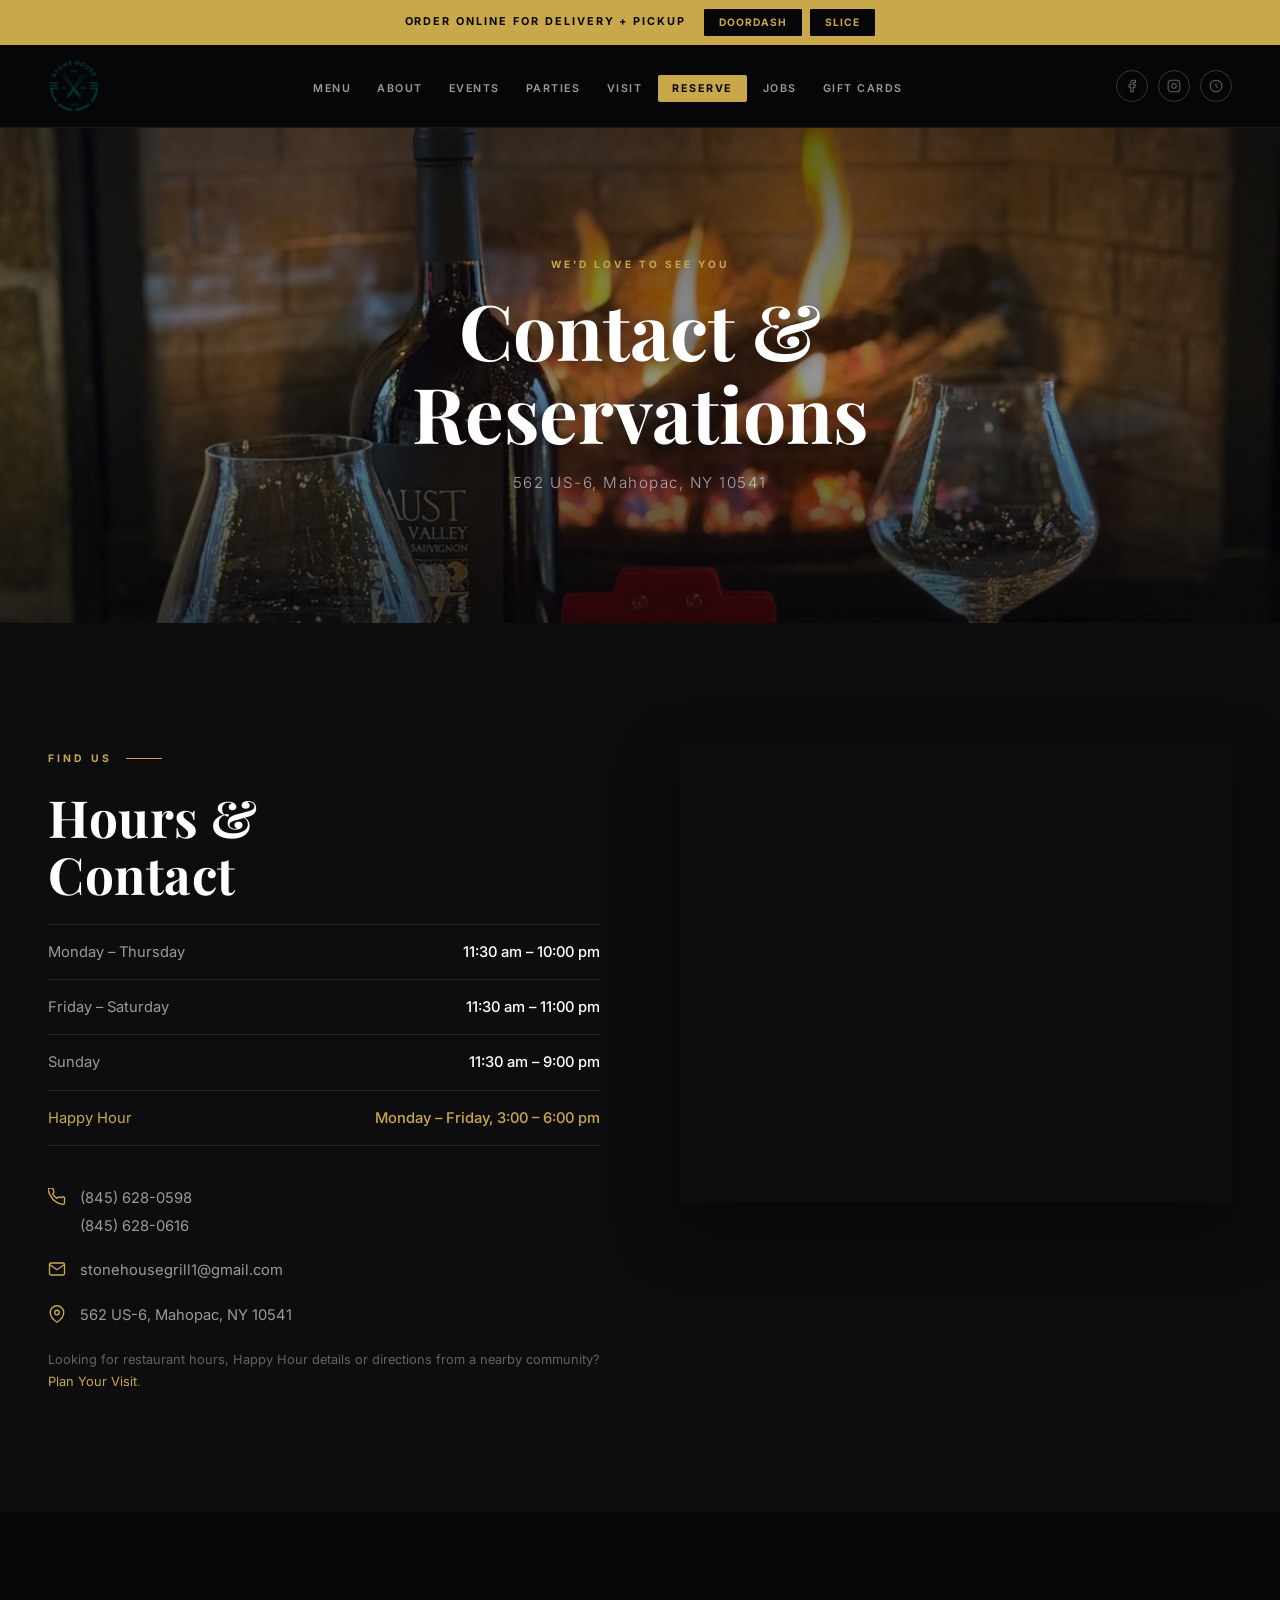
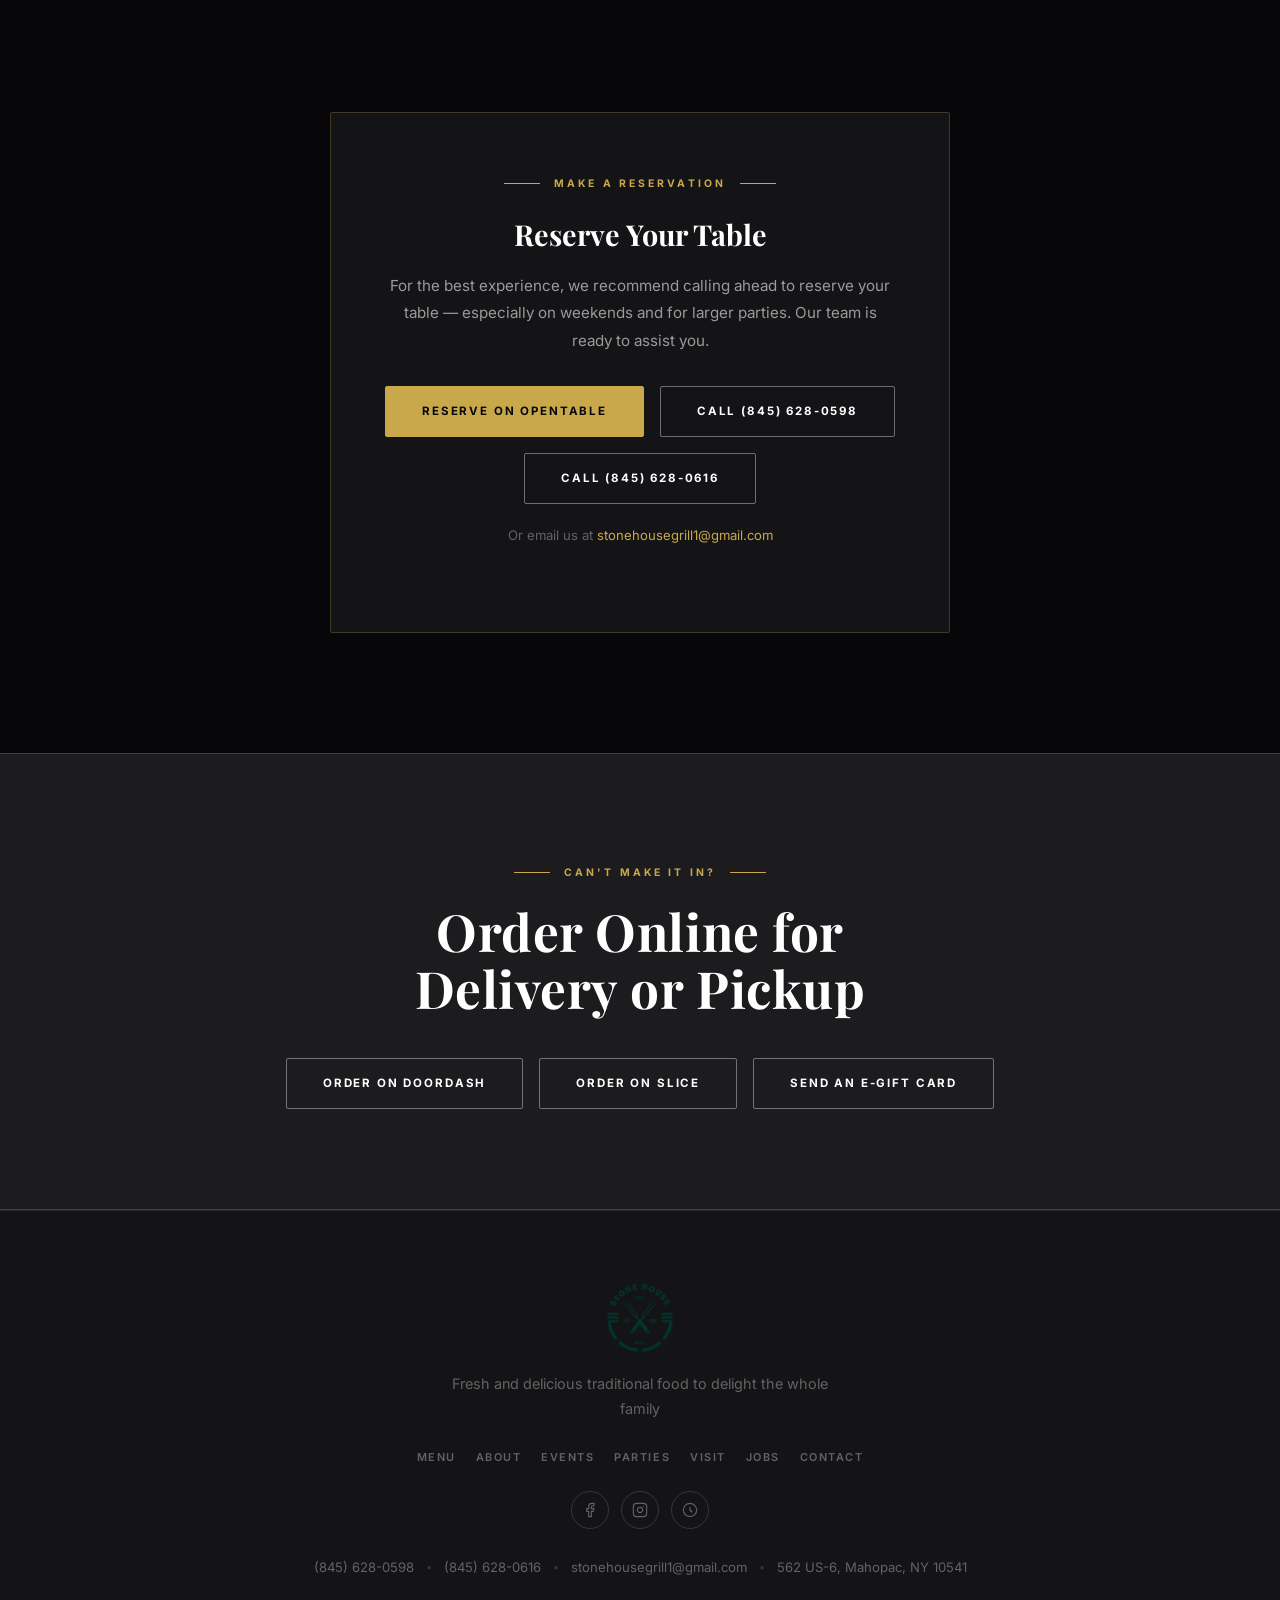
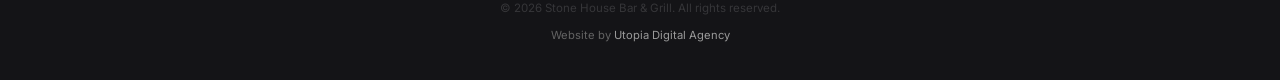
<file: contact.html>
<!DOCTYPE html>
<html lang="en">
<head>
  <!-- Google tag (gtag.js) -->
  <script async src="https://www.googletagmanager.com/gtag/js?id=G-5H2GSYLBQ3"></script>
  <script>
    window.dataLayer = window.dataLayer || [];
    function gtag(){dataLayer.push(arguments);}
    gtag('js', new Date());

    gtag('config', 'G-5H2GSYLBQ3');
  </script>
  <meta charset="UTF-8" />
  <meta name="viewport" content="width=device-width, initial-scale=1.0" />
  <link rel="icon" href="/favicon.ico" sizes="any" />
  <link rel="icon" type="image/png" sizes="48x48" href="/favicon-48x48.png" />
  <link rel="icon" type="image/png" sizes="32x32" href="/favicon-32x32.png" />
  <link rel="icon" type="image/png" sizes="16x16" href="/favicon-16x16.png" />
  <link rel="apple-touch-icon" sizes="180x180" href="/apple-touch-icon.png" />
  <link rel="canonical" href="https://www.stonehouse-grill.com/contact.html" />
  <title>Contact &amp; Reservations | Stone House Bar &amp; Grill — Mahopac NY</title>
  <meta name="description" content="Reserve a table at Stone House Bar &amp; Grill in Mahopac, NY. Hours, phone numbers, directions, and contact information." />
  <link rel="preconnect" href="https://fonts.googleapis.com" />
  <link rel="preconnect" href="https://fonts.gstatic.com" crossorigin />
  <link href="https://fonts.googleapis.com/css2?family=Playfair+Display:ital,wght@0,400;0,600;0,700;1,400&family=Inter:wght@300;400;500;600;700&display=swap" rel="stylesheet" />
  <link rel="stylesheet" href="style.css" />
</head>
<body>

  <div class="top-banner">
    <p class="banner-text">ORDER ONLINE FOR DELIVERY + PICKUP</p>
    <div class="banner-btns">
      <a href="https://www.doordash.com/store/stone-house-grill-mahopac-25248792/" target="_blank" rel="noopener" class="banner-btn banner-btn--filled">DoorDash</a>
      <a href="https://slicelife.com/restaurants/ny/mahopac/10541/stone-house-bar-grill/menu" target="_blank" rel="noopener" class="banner-btn banner-btn--filled">Slice</a>
    </div>
  </div>

  <header class="header" id="header">
    <div class="nav-inner container">
      <a href="/" class="nav-logo"><img src="images/stone-house-logo.png" alt="Stone House Bar &amp; Grill" /></a>
      <ul class="nav-links" role="list">
        <li><a href="/menu.html"    class="nav-link">MENU</a></li>
        <li><a href="/about.html"   class="nav-link">ABOUT</a></li>
        <li><a href="/events.html"  class="nav-link">EVENTS</a></li>
        <li><a href="/parties.html" class="nav-link">PARTIES</a></li>
        <li><a href="/visit-stone-house-mahopac.html" class="nav-link">VISIT</a></li>
        <li><a href="https://www.opentable.com/r/stone-house-grill-mahopac" target="_blank" rel="noopener" class="nav-link nav-link--reserve">RESERVE</a></li>
        <li><a href="/jobs.html"    class="nav-link">JOBS</a></li>
        <li><a href="https://order.toasttab.com/egiftcards/stone-house-market-grill-562-rt-6" target="_blank" rel="noopener" class="nav-link">GIFT CARDS</a></li>
      </ul>
      <div class="nav-right">
        <div class="nav-social">
          <a href="https://www.facebook.com/stonehousegrillmarket" target="_blank" rel="noopener" aria-label="Facebook"><svg width="14" height="14" viewBox="0 0 24 24" fill="none" stroke="currentColor" stroke-width="1.8" stroke-linecap="round" stroke-linejoin="round"><path d="M18 2h-3a5 5 0 00-5 5v3H7v4h3v8h4v-8h3l1-4h-4V7a1 1 0 011-1h3z"/></svg></a>
          <a href="https://www.instagram.com/stonehousebarandgrill/" target="_blank" rel="noopener" aria-label="Instagram"><svg width="14" height="14" viewBox="0 0 24 24" fill="none" stroke="currentColor" stroke-width="1.8" stroke-linecap="round" stroke-linejoin="round"><rect x="2" y="2" width="20" height="20" rx="5" ry="5"/><path d="M16 11.37A4 4 0 1112.63 8 4 4 0 0116 11.37z"/><line x1="17.5" y1="6.5" x2="17.51" y2="6.5"/></svg></a>
          <a href="https://www.google.com/search?q=Stone+House+Bar+Grill+Mahopac+NY" target="_blank" rel="noopener" aria-label="Google"><svg width="14" height="14" viewBox="0 0 24 24" fill="none" stroke="currentColor" stroke-width="1.8" stroke-linecap="round" stroke-linejoin="round"><circle cx="12" cy="12" r="10"/><path d="M12 8v4l3 3"/></svg></a>
        </div>
        <button class="hamburger" id="hamburger" aria-label="Open navigation" aria-expanded="false"><span></span><span></span><span></span></button>
      </div>
    </div>
  </header>

  <nav class="mobile-nav" id="mobileNav">
    <a href="/menu.html" class="nav-link">MENU</a><a href="/about.html" class="nav-link">ABOUT</a><a href="/events.html" class="nav-link">EVENTS</a>
    <a href="/parties.html" class="nav-link">PARTIES</a><a href="/visit-stone-house-mahopac.html" class="nav-link">VISIT</a><a href="https://www.opentable.com/r/stone-house-grill-mahopac" target="_blank" rel="noopener" class="nav-link nav-link--reserve">RESERVE</a>
    <a href="/jobs.html" class="nav-link">JOBS</a>
    <a href="https://order.toasttab.com/egiftcards/stone-house-market-grill-562-rt-6" target="_blank" rel="noopener" class="nav-link">GIFT CARDS</a>
    <div class="mobile-nav-social">
      <a href="https://www.facebook.com/stonehousegrillmarket" target="_blank" rel="noopener" aria-label="Facebook"><svg width="16" height="16" viewBox="0 0 24 24" fill="none" stroke="currentColor" stroke-width="1.8" stroke-linecap="round" stroke-linejoin="round"><path d="M18 2h-3a5 5 0 00-5 5v3H7v4h3v8h4v-8h3l1-4h-4V7a1 1 0 011-1h3z"/></svg></a>
      <a href="https://www.instagram.com/stonehousebarandgrill/" target="_blank" rel="noopener" aria-label="Instagram"><svg width="16" height="16" viewBox="0 0 24 24" fill="none" stroke="currentColor" stroke-width="1.8" stroke-linecap="round" stroke-linejoin="round"><rect x="2" y="2" width="20" height="20" rx="5" ry="5"/><path d="M16 11.37A4 4 0 1112.63 8 4 4 0 0116 11.37z"/><line x1="17.5" y1="6.5" x2="17.51" y2="6.5"/></svg></a>
    </div>
  </nav>

  <!-- PAGE HERO -->
  <section class="page-hero" style="background-image:url('images/fireplace.jpg');">
    <div class="page-hero-overlay"></div>
    <div class="page-hero-content">
      <p class="page-hero-eyebrow">We'd Love to See You</p>
      <h1 class="page-hero-title">Contact &amp;<br>Reservations</h1>
      <p class="page-hero-sub">562 US-6, Mahopac, NY 10541</p>
    </div>
  </section>

  <!-- HOURS + MAP -->
  <section class="section bg-dark">
    <div class="container contact-grid fade-in">

      <!-- LEFT: Hours + Contact Info -->
      <div>
        <div class="section-tag section-tag--left">Find Us</div>
        <h2 class="section-heading">Hours &amp;<br>Contact</h2>

        <div class="hours-table" role="table" aria-label="Business hours">
          <div class="hours-row" role="row">
            <span class="hours-day">Monday – Thursday</span>
            <span class="hours-time">11:30 am – 10:00 pm</span>
          </div>
          <div class="hours-row" role="row">
            <span class="hours-day">Friday – Saturday</span>
            <span class="hours-time">11:30 am – 11:00 pm</span>
          </div>
          <div class="hours-row" role="row">
            <span class="hours-day">Sunday</span>
            <span class="hours-time">11:30 am – 9:00 pm</span>
          </div>
          <div class="hours-row" role="row">
            <span class="hours-day" style="color: var(--gold);">Happy Hour</span>
            <span class="hours-time" style="color: var(--gold);">Monday – Friday, 3:00 – 6:00 pm</span>
          </div>
        </div>

        <address class="contact-items">
          <div class="contact-item">
            <svg xmlns="http://www.w3.org/2000/svg" width="18" height="18" viewBox="0 0 24 24" fill="none" stroke="currentColor" stroke-width="1.8" stroke-linecap="round" stroke-linejoin="round" aria-hidden="true"><path d="M22 16.92v3a2 2 0 01-2.18 2 19.79 19.79 0 01-8.63-3.07A19.5 19.5 0 013.07 9.81 19.79 19.79 0 01.07 1.18 2 2 0 012.06 0h3a2 2 0 012 1.72 12.84 12.84 0 00.7 2.81 2 2 0 01-.45 2.11L6.09 7.91a16 16 0 006 6l1.27-1.27a2 2 0 012.11-.45 12.84 12.84 0 002.81.7A2 2 0 0122 14.92z"/></svg>
            <div class="contact-item-text">
              <a href="tel:+18456280598">(845) 628-0598</a>
              <a href="tel:+18456280616">(845) 628-0616</a>
            </div>
          </div>
          <div class="contact-item">
            <svg xmlns="http://www.w3.org/2000/svg" width="18" height="18" viewBox="0 0 24 24" fill="none" stroke="currentColor" stroke-width="1.8" stroke-linecap="round" stroke-linejoin="round" aria-hidden="true"><path d="M4 4h16c1.1 0 2 .9 2 2v12c0 1.1-.9 2-2 2H4c-1.1 0-2-.9-2-2V6c0-1.1.9-2 2-2z"/><polyline points="22,6 12,13 2,6"/></svg>
            <div class="contact-item-text">
              <a href="mailto:stonehousegrill1@gmail.com">stonehousegrill1@gmail.com</a>
            </div>
          </div>
          <div class="contact-item">
            <svg xmlns="http://www.w3.org/2000/svg" width="18" height="18" viewBox="0 0 24 24" fill="none" stroke="currentColor" stroke-width="1.8" stroke-linecap="round" stroke-linejoin="round" aria-hidden="true"><path d="M21 10c0 7-9 13-9 13S3 17 3 10a9 9 0 0118 0z"/><circle cx="12" cy="10" r="3"/></svg>
            <div class="contact-item-text">
              <a href="https://maps.google.com/?q=562+US-6,+Mahopac,+NY+10541" target="_blank" rel="noopener">562 US-6, Mahopac, NY 10541</a>
            </div>
          </div>
        </address>
        <p class="section-note">Looking for restaurant hours, Happy Hour details or directions from a nearby community? <a href="/visit-stone-house-mahopac.html" style="color:var(--gold);">Plan Your Visit</a>.</p>
      </div>

      <!-- RIGHT: Map -->
      <div class="contact-map fade-in">
        <iframe
          title="Stone House Bar and Grill — Google Maps"
          src="https://maps.google.com/maps?q=562+US-6,+Mahopac,+NY+10541&t=&z=15&ie=UTF8&iwloc=&output=embed"
          width="100%" height="100%" style="border:0;" allowfullscreen="" loading="lazy"
          referrerpolicy="no-referrer-when-downgrade">
        </iframe>
      </div>

    </div>
  </section>

  <!-- RESERVATION BOX -->
  <section class="section bg-black">
    <div class="container fade-in">
      <div class="reservation-box">
        <div class="section-tag" style="justify-content:center; margin-bottom:18px;">Make a Reservation</div>
        <h3>Reserve Your Table</h3>
        <p>For the best experience, we recommend calling ahead to reserve your table — especially on weekends and for larger parties. Our team is ready to assist you.</p>
        <div class="res-methods">
          <a href="https://www.opentable.com/r/stone-house-grill-mahopac" target="_blank" rel="noopener" class="btn btn--gold">Reserve on OpenTable</a>
          <a href="tel:+18456280598" class="btn btn--outline">Call (845) 628-0598</a>
          <a href="tel:+18456280616" class="btn btn--outline">Call (845) 628-0616</a>
        </div>
        <p style="margin-top:20px; font-size:0.82rem; color: var(--gray-2);">
          Or email us at <a href="mailto:stonehousegrill1@gmail.com" style="color: var(--gold);">stonehousegrill1@gmail.com</a>
        </p>
      </div>
    </div>
  </section>

  <!-- ORDER ONLINE CTA -->
  <section class="cta-section fade-in">
    <div class="container">
      <div class="section-tag" style="justify-content:center;">Can't Make It In?</div>
      <h2 class="section-heading">Order Online for<br>Delivery or Pickup</h2>
      <div class="cta-btns">
        <a href="https://www.doordash.com/store/stone-house-grill-mahopac-25248792/" target="_blank" rel="noopener" class="btn btn--outline">Order on DoorDash</a>
        <a href="https://slicelife.com/restaurants/ny/mahopac/10541/stone-house-bar-grill/menu" target="_blank" rel="noopener" class="btn btn--outline">Order on Slice</a>
        <a href="https://order.toasttab.com/egiftcards/stone-house-market-grill-562-rt-6" target="_blank" rel="noopener" class="btn btn--outline">Send an E-Gift Card</a>
      </div>
    </div>
  </section>

  <footer class="footer">
    <div class="container footer-inner">
      <div class="footer-logo"><img src="images/stone-house-logo.png" alt="Stone House Bar &amp; Grill" loading="lazy" /></div>
      <p class="footer-tagline">Fresh and delicious traditional food to delight the whole family</p>
      <nav class="footer-nav"><a href="/menu.html">Menu</a><a href="/about.html">About</a><a href="/events.html">Events</a><a href="/parties.html">Parties</a><a href="/visit-stone-house-mahopac.html">Visit</a><a href="/jobs.html">Jobs</a><a href="/contact.html">Contact</a></nav>
      <div class="footer-social">
        <a href="https://www.facebook.com/stonehousegrillmarket" target="_blank" rel="noopener" aria-label="Facebook"><svg width="16" height="16" viewBox="0 0 24 24" fill="none" stroke="currentColor" stroke-width="1.7" stroke-linecap="round" stroke-linejoin="round"><path d="M18 2h-3a5 5 0 00-5 5v3H7v4h3v8h4v-8h3l1-4h-4V7a1 1 0 011-1h3z"/></svg></a>
        <a href="https://www.instagram.com/stonehousebarandgrill/" target="_blank" rel="noopener" aria-label="Instagram"><svg width="16" height="16" viewBox="0 0 24 24" fill="none" stroke="currentColor" stroke-width="1.7" stroke-linecap="round" stroke-linejoin="round"><rect x="2" y="2" width="20" height="20" rx="5" ry="5"/><path d="M16 11.37A4 4 0 1112.63 8 4 4 0 0116 11.37z"/><line x1="17.5" y1="6.5" x2="17.51" y2="6.5"/></svg></a>
        <a href="https://www.google.com/search?q=Stone+House+Bar+Grill+Mahopac+NY" target="_blank" rel="noopener" aria-label="Google"><svg width="16" height="16" viewBox="0 0 24 24" fill="none" stroke="currentColor" stroke-width="1.7" stroke-linecap="round" stroke-linejoin="round"><circle cx="12" cy="12" r="10"/><path d="M12 8v4l3 3"/></svg></a>
      </div>
      <div class="footer-contact-strip"><a href="tel:+18456280598">(845) 628-0598</a><span class="footer-dot">&bull;</span><a href="tel:+18456280616">(845) 628-0616</a><span class="footer-dot">&bull;</span><a href="mailto:stonehousegrill1@gmail.com">stonehousegrill1@gmail.com</a><span class="footer-dot">&bull;</span><span>562 US-6, Mahopac, NY 10541</span></div>
      <p class="footer-copy">&copy; 2026 Stone House Bar &amp; Grill. All rights reserved.</p>
      <p class="footer-credit">Website by <a href="https://www.utopia-agency.com/" target="_blank" rel="noopener noreferrer">Utopia Digital Agency</a></p>
    </div>
  </footer>

  <script src="script.js"></script>
</body>
</html>
</file>
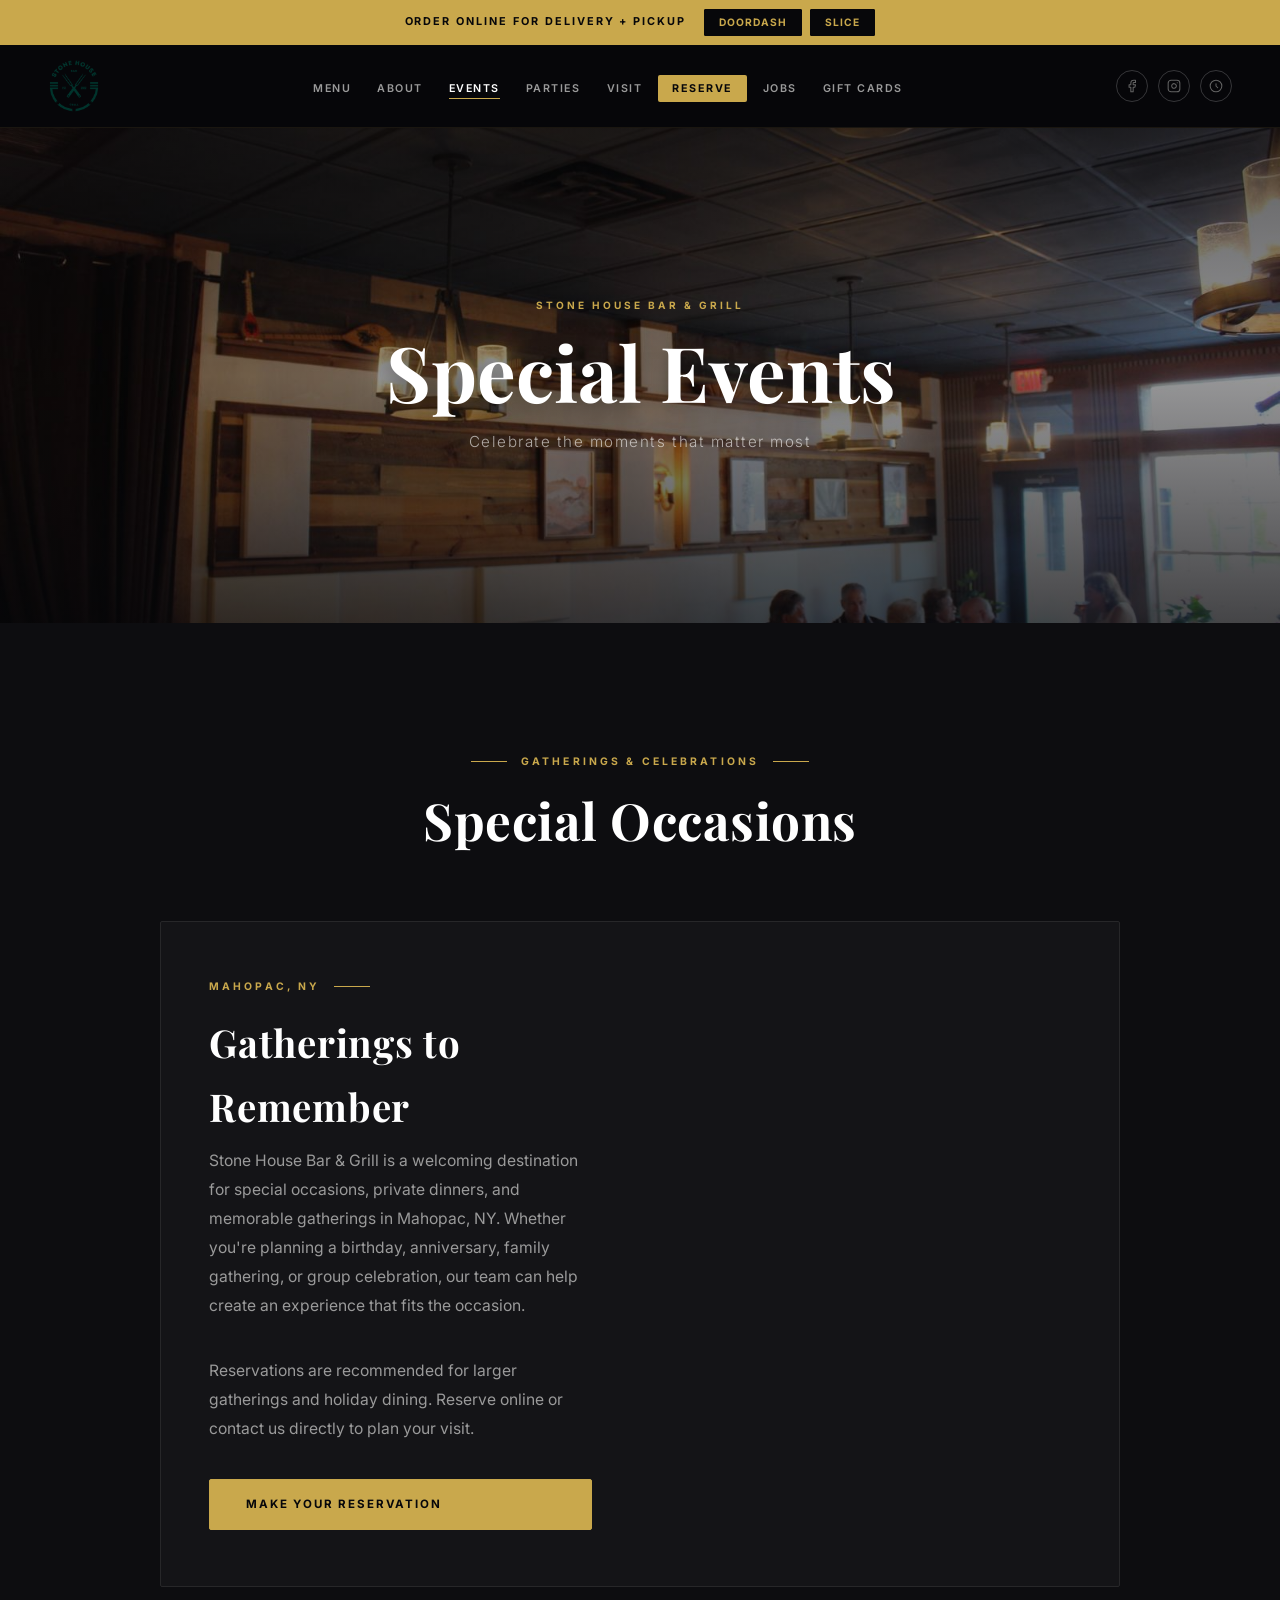
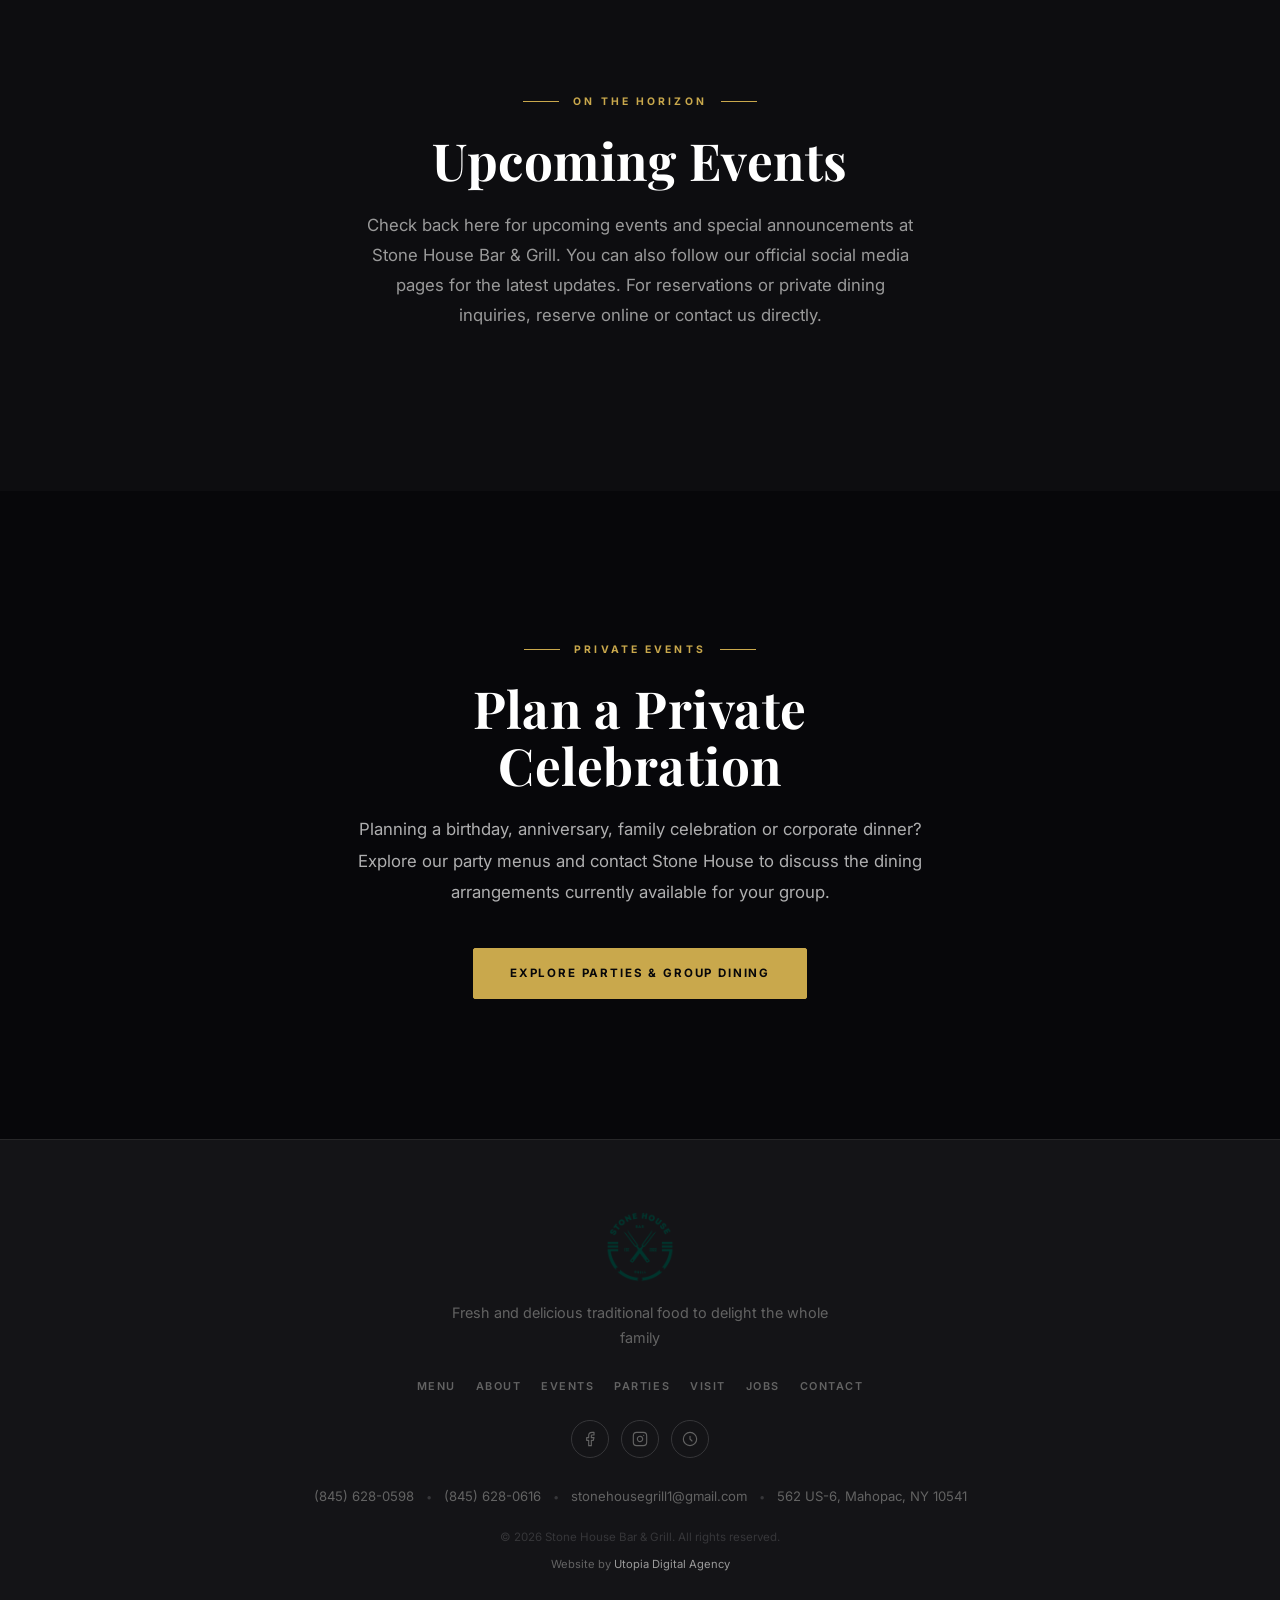
<file: events.html>
<!DOCTYPE html>
<html lang="en">
<head>
  <!-- Google tag (gtag.js) -->
  <script async src="https://www.googletagmanager.com/gtag/js?id=G-5H2GSYLBQ3"></script>
  <script>
    window.dataLayer = window.dataLayer || [];
    function gtag(){dataLayer.push(arguments);}
    gtag('js', new Date());

    gtag('config', 'G-5H2GSYLBQ3');
  </script>
  <meta charset="UTF-8" />
  <meta name="viewport" content="width=device-width, initial-scale=1.0" />
  <link rel="icon" href="/favicon.ico" sizes="any" />
  <link rel="icon" type="image/png" sizes="48x48" href="/favicon-48x48.png" />
  <link rel="icon" type="image/png" sizes="32x32" href="/favicon-32x32.png" />
  <link rel="icon" type="image/png" sizes="16x16" href="/favicon-16x16.png" />
  <link rel="apple-touch-icon" sizes="180x180" href="/apple-touch-icon.png" />
  <link rel="canonical" href="https://www.stonehouse-grill.com/events.html" />
  <title>Special Events &amp; Private Dining | Stone House Bar &amp; Grill — Mahopac NY</title>
  <meta name="description" content="Special events, private dining, and celebrations at Stone House Bar &amp; Grill in Mahopac, NY. Reserve a table or inquire about hosting your next gathering." />
  <link rel="preconnect" href="https://fonts.googleapis.com" />
  <link rel="preconnect" href="https://fonts.gstatic.com" crossorigin />
  <link href="https://fonts.googleapis.com/css2?family=Playfair+Display:ital,wght@0,400;0,600;0,700;1,400&family=Inter:wght@300;400;500;600;700&display=swap" rel="stylesheet" />
  <link rel="stylesheet" href="style.css" />
</head>
<body>

  <div class="top-banner">
    <p class="banner-text">ORDER ONLINE FOR DELIVERY + PICKUP</p>
    <div class="banner-btns">
      <a href="https://www.doordash.com/store/stone-house-grill-mahopac-25248792/" target="_blank" rel="noopener" class="banner-btn banner-btn--filled">DoorDash</a>
      <a href="https://slicelife.com/restaurants/ny/mahopac/10541/stone-house-bar-grill/menu" target="_blank" rel="noopener" class="banner-btn banner-btn--filled">Slice</a>
    </div>
  </div>

  <header class="header" id="header">
    <div class="nav-inner container">
      <a href="/" class="nav-logo"><img src="images/stone-house-logo.png" alt="Stone House Bar &amp; Grill" /></a>
      <ul class="nav-links" role="list">
        <li><a href="/menu.html"    class="nav-link">MENU</a></li>
        <li><a href="/about.html"   class="nav-link">ABOUT</a></li>
        <li><a href="/events.html"  class="nav-link">EVENTS</a></li>
        <li><a href="/parties.html" class="nav-link">PARTIES</a></li>
        <li><a href="/visit-stone-house-mahopac.html" class="nav-link">VISIT</a></li>
        <li><a href="https://www.opentable.com/r/stone-house-grill-mahopac" target="_blank" rel="noopener" class="nav-link nav-link--reserve">RESERVE</a></li>
        <li><a href="/jobs.html"    class="nav-link">JOBS</a></li>
        <li><a href="https://order.toasttab.com/egiftcards/stone-house-market-grill-562-rt-6" target="_blank" rel="noopener" class="nav-link">GIFT CARDS</a></li>
      </ul>
      <div class="nav-right">
        <div class="nav-social">
          <a href="https://www.facebook.com/stonehousegrillmarket" target="_blank" rel="noopener" aria-label="Facebook"><svg width="14" height="14" viewBox="0 0 24 24" fill="none" stroke="currentColor" stroke-width="1.8" stroke-linecap="round" stroke-linejoin="round"><path d="M18 2h-3a5 5 0 00-5 5v3H7v4h3v8h4v-8h3l1-4h-4V7a1 1 0 011-1h3z"/></svg></a>
          <a href="https://www.instagram.com/stonehousebarandgrill/" target="_blank" rel="noopener" aria-label="Instagram"><svg width="14" height="14" viewBox="0 0 24 24" fill="none" stroke="currentColor" stroke-width="1.8" stroke-linecap="round" stroke-linejoin="round"><rect x="2" y="2" width="20" height="20" rx="5" ry="5"/><path d="M16 11.37A4 4 0 1112.63 8 4 4 0 0116 11.37z"/><line x1="17.5" y1="6.5" x2="17.51" y2="6.5"/></svg></a>
          <a href="https://www.google.com/search?q=Stone+House+Bar+Grill+Mahopac+NY" target="_blank" rel="noopener" aria-label="Google"><svg width="14" height="14" viewBox="0 0 24 24" fill="none" stroke="currentColor" stroke-width="1.8" stroke-linecap="round" stroke-linejoin="round"><circle cx="12" cy="12" r="10"/><path d="M12 8v4l3 3"/></svg></a>
        </div>
        <button class="hamburger" id="hamburger" aria-label="Open navigation" aria-expanded="false"><span></span><span></span><span></span></button>
      </div>
    </div>
  </header>

  <nav class="mobile-nav" id="mobileNav">
    <a href="/menu.html" class="nav-link">MENU</a><a href="/about.html" class="nav-link">ABOUT</a><a href="/events.html" class="nav-link">EVENTS</a>
    <a href="/parties.html" class="nav-link">PARTIES</a><a href="/visit-stone-house-mahopac.html" class="nav-link">VISIT</a><a href="https://www.opentable.com/r/stone-house-grill-mahopac" target="_blank" rel="noopener" class="nav-link nav-link--reserve">RESERVE</a>
    <a href="/jobs.html" class="nav-link">JOBS</a>
    <a href="https://order.toasttab.com/egiftcards/stone-house-market-grill-562-rt-6" target="_blank" rel="noopener" class="nav-link">GIFT CARDS</a>
    <div class="mobile-nav-social">
      <a href="https://www.facebook.com/stonehousegrillmarket" target="_blank" rel="noopener" aria-label="Facebook"><svg width="16" height="16" viewBox="0 0 24 24" fill="none" stroke="currentColor" stroke-width="1.8" stroke-linecap="round" stroke-linejoin="round"><path d="M18 2h-3a5 5 0 00-5 5v3H7v4h3v8h4v-8h3l1-4h-4V7a1 1 0 011-1h3z"/></svg></a>
      <a href="https://www.instagram.com/stonehousebarandgrill/" target="_blank" rel="noopener" aria-label="Instagram"><svg width="16" height="16" viewBox="0 0 24 24" fill="none" stroke="currentColor" stroke-width="1.8" stroke-linecap="round" stroke-linejoin="round"><rect x="2" y="2" width="20" height="20" rx="5" ry="5"/><path d="M16 11.37A4 4 0 1112.63 8 4 4 0 0116 11.37z"/><line x1="17.5" y1="6.5" x2="17.51" y2="6.5"/></svg></a>
    </div>
  </nav>

  <!-- PAGE HERO -->
  <section class="page-hero" style="background-image:url('images/diningroom.jpg');">
    <div class="page-hero-overlay"></div>
    <div class="page-hero-content">
      <p class="page-hero-eyebrow">Stone House Bar &amp; Grill</p>
      <h1 class="page-hero-title">Special Events</h1>
      <p class="page-hero-sub">Celebrate the moments that matter most</p>
    </div>
  </section>

  <!-- EVENTS INTRO -->
  <section class="section bg-dark">
    <div class="container">
      <div class="section-header fade-in">
        <div class="section-tag">Gatherings &amp; Celebrations</div>
        <h2 class="section-heading">Special Occasions</h2>
      </div>

      <div class="event-card fade-in">
        <div class="event-card-content">
          <div class="section-tag section-tag--left">Mahopac, NY</div>
          <h2>Gatherings to Remember</h2>
          <p>Stone House Bar &amp; Grill is a welcoming destination for special occasions, private dinners, and memorable gatherings in Mahopac, NY. Whether you're planning a birthday, anniversary, family gathering, or group celebration, our team can help create an experience that fits the occasion.</p>
          <p>Reservations are recommended for larger gatherings and holiday dining. Reserve online or contact us directly to plan your visit.</p>
          <a href="https://www.opentable.com/r/stone-house-grill-mahopac" target="_blank" rel="noopener" class="btn btn--gold">Make Your Reservation</a>
        </div>
      </div>

      <div class="section-header fade-in" style="margin-top: 96px; margin-bottom: 40px;">
        <div class="section-tag">On The Horizon</div>
        <h2 class="section-heading">Upcoming Events</h2>
        <p class="section-sub">Check back here for upcoming events and special announcements at Stone House Bar &amp; Grill. You can also follow our official social media pages for the latest updates. For reservations or private dining inquiries, reserve online or contact us directly.</p>
      </div>
    </div>
  </section>

  <!-- CTA -->
  <section class="events-teaser">
    <div class="events-teaser-overlay"></div>
    <div class="events-teaser-content fade-in">
      <div class="section-tag" style="justify-content:center;">Private Events</div>
      <h2 class="section-heading">Plan a Private<br>Celebration</h2>
      <p>Planning a birthday, anniversary, family celebration or corporate dinner? Explore our party menus and contact Stone House to discuss the dining arrangements currently available for your group.</p>
      <a href="/parties.html" class="btn btn--gold">Explore Parties &amp; Group Dining</a>
    </div>
  </section>

  <footer class="footer">
    <div class="container footer-inner">
      <div class="footer-logo"><img src="images/stone-house-logo.png" alt="Stone House Bar &amp; Grill" loading="lazy" /></div>
      <p class="footer-tagline">Fresh and delicious traditional food to delight the whole family</p>
      <nav class="footer-nav"><a href="/menu.html">Menu</a><a href="/about.html">About</a><a href="/events.html">Events</a><a href="/parties.html">Parties</a><a href="/visit-stone-house-mahopac.html">Visit</a><a href="/jobs.html">Jobs</a><a href="/contact.html">Contact</a></nav>
      <div class="footer-social">
        <a href="https://www.facebook.com/stonehousegrillmarket" target="_blank" rel="noopener" aria-label="Facebook"><svg width="16" height="16" viewBox="0 0 24 24" fill="none" stroke="currentColor" stroke-width="1.7" stroke-linecap="round" stroke-linejoin="round"><path d="M18 2h-3a5 5 0 00-5 5v3H7v4h3v8h4v-8h3l1-4h-4V7a1 1 0 011-1h3z"/></svg></a>
        <a href="https://www.instagram.com/stonehousebarandgrill/" target="_blank" rel="noopener" aria-label="Instagram"><svg width="16" height="16" viewBox="0 0 24 24" fill="none" stroke="currentColor" stroke-width="1.7" stroke-linecap="round" stroke-linejoin="round"><rect x="2" y="2" width="20" height="20" rx="5" ry="5"/><path d="M16 11.37A4 4 0 1112.63 8 4 4 0 0116 11.37z"/><line x1="17.5" y1="6.5" x2="17.51" y2="6.5"/></svg></a>
        <a href="https://www.google.com/search?q=Stone+House+Bar+Grill+Mahopac+NY" target="_blank" rel="noopener" aria-label="Google"><svg width="16" height="16" viewBox="0 0 24 24" fill="none" stroke="currentColor" stroke-width="1.7" stroke-linecap="round" stroke-linejoin="round"><circle cx="12" cy="12" r="10"/><path d="M12 8v4l3 3"/></svg></a>
      </div>
      <div class="footer-contact-strip"><a href="tel:+18456280598">(845) 628-0598</a><span class="footer-dot">&bull;</span><a href="tel:+18456280616">(845) 628-0616</a><span class="footer-dot">&bull;</span><a href="mailto:stonehousegrill1@gmail.com">stonehousegrill1@gmail.com</a><span class="footer-dot">&bull;</span><span>562 US-6, Mahopac, NY 10541</span></div>
      <p class="footer-copy">&copy; 2026 Stone House Bar &amp; Grill. All rights reserved.</p>
      <p class="footer-credit">Website by <a href="https://www.utopia-agency.com/" target="_blank" rel="noopener noreferrer">Utopia Digital Agency</a></p>
    </div>
  </footer>

  <script src="script.js"></script>
</body>
</html>
</file>
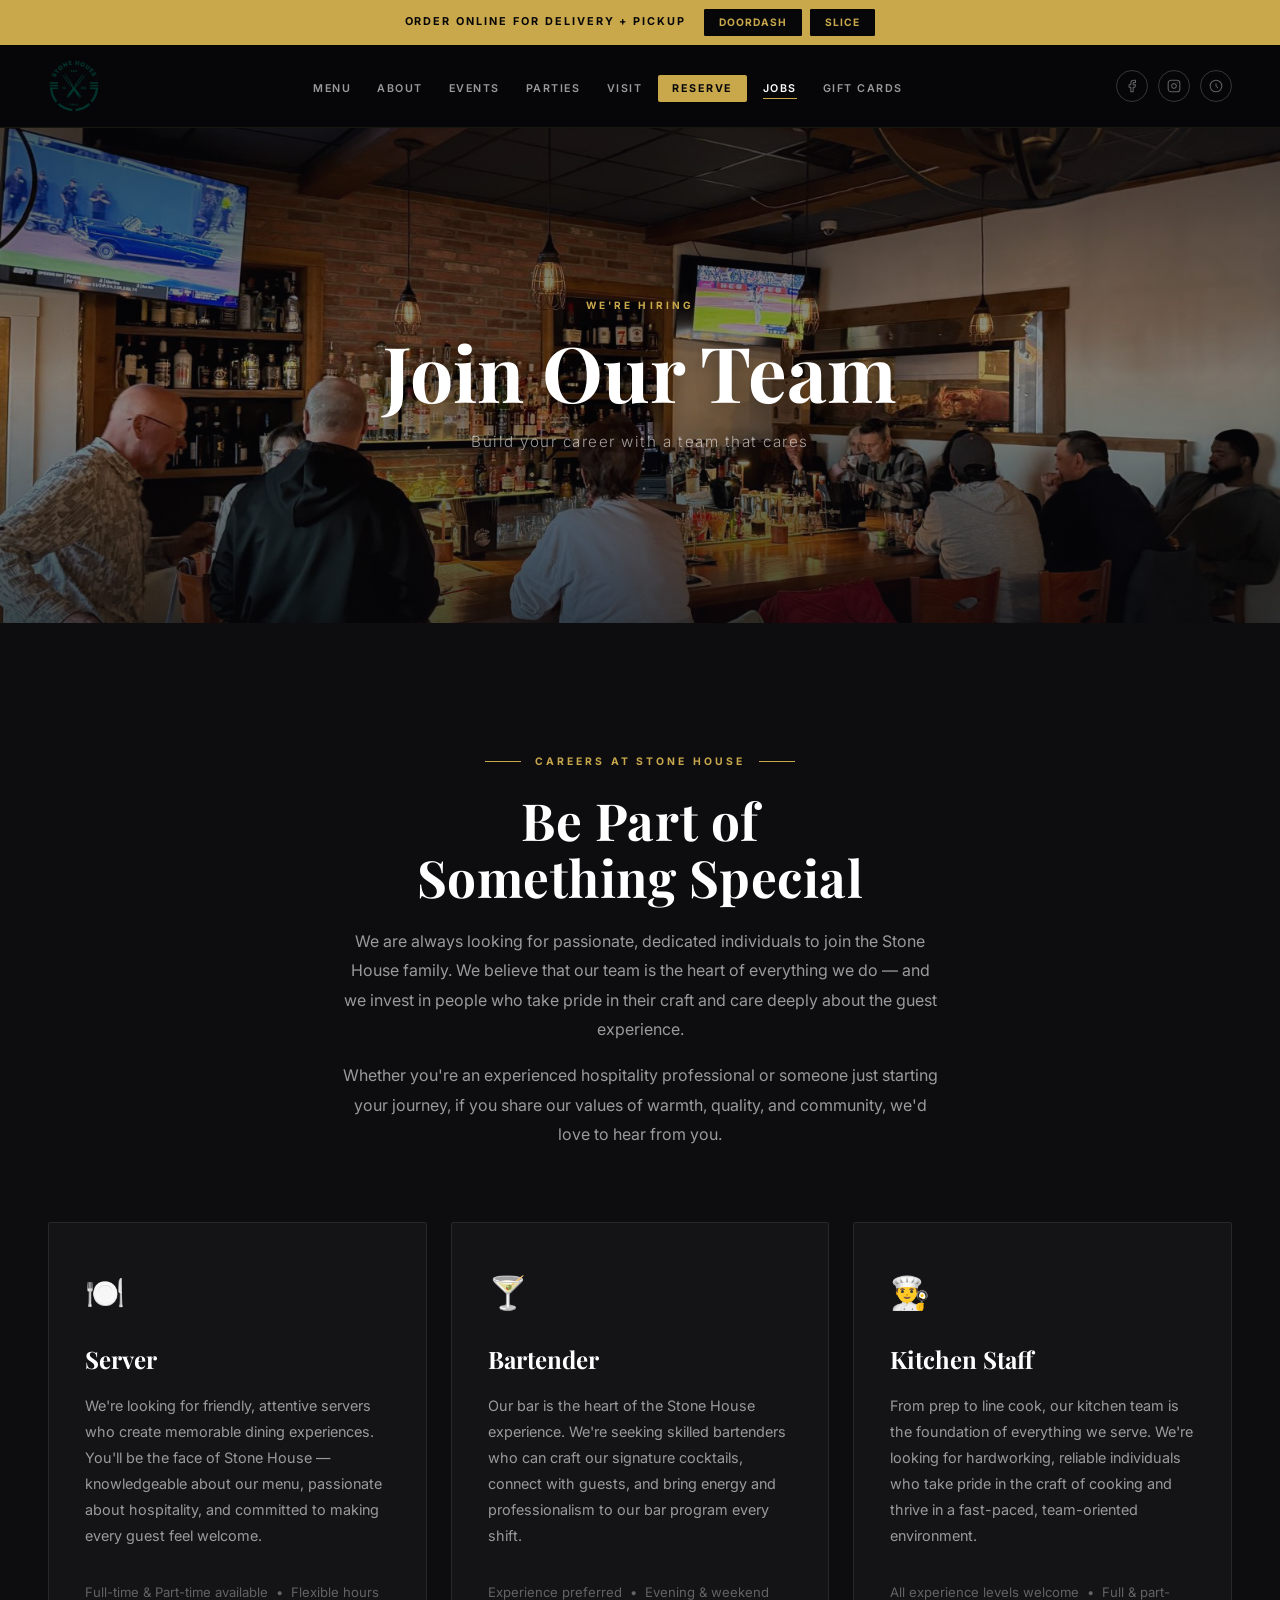
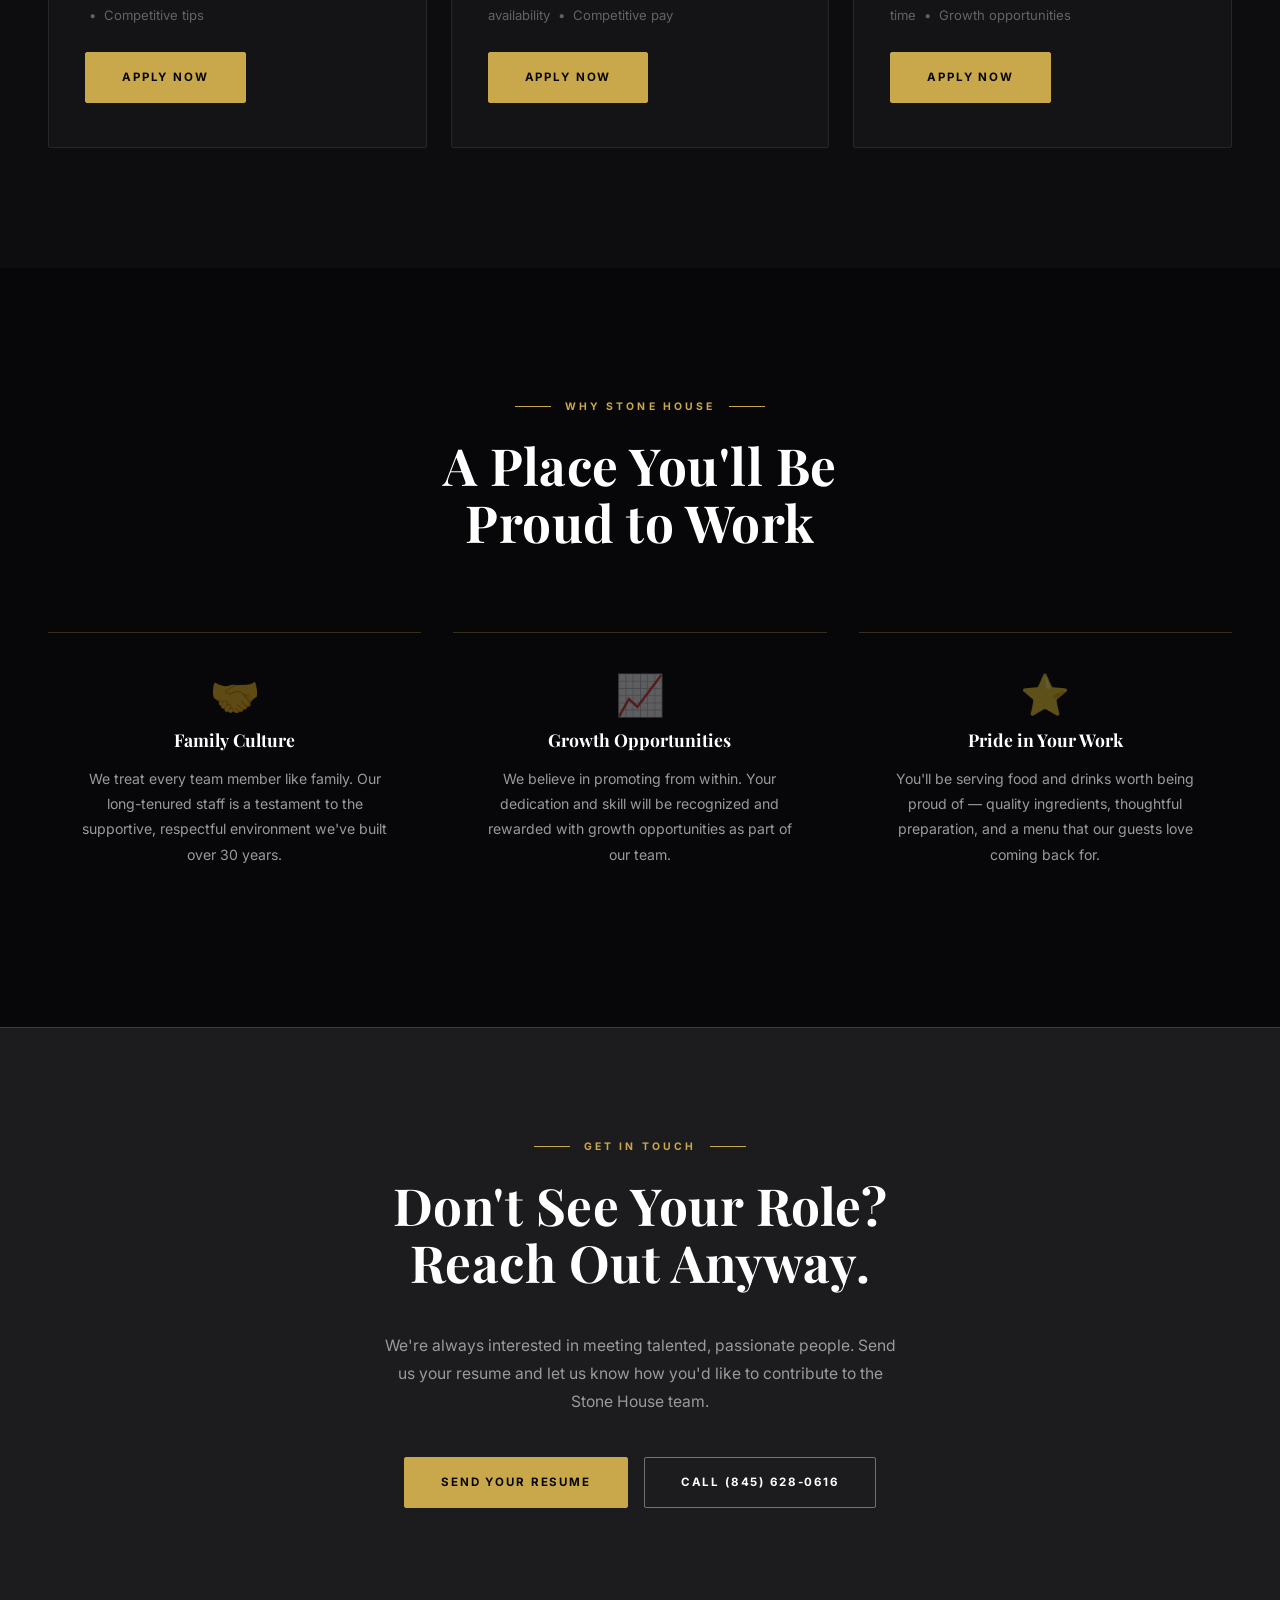
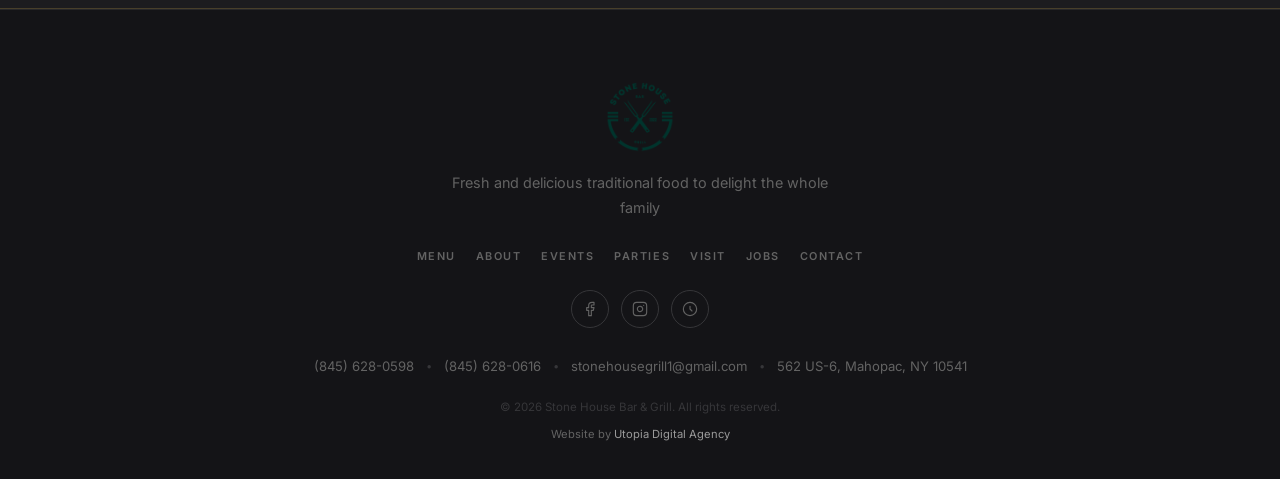
<file: jobs.html>
<!DOCTYPE html>
<html lang="en">
<head>
  <!-- Google tag (gtag.js) -->
  <script async src="https://www.googletagmanager.com/gtag/js?id=G-5H2GSYLBQ3"></script>
  <script>
    window.dataLayer = window.dataLayer || [];
    function gtag(){dataLayer.push(arguments);}
    gtag('js', new Date());

    gtag('config', 'G-5H2GSYLBQ3');
  </script>
  <meta charset="UTF-8" />
  <meta name="viewport" content="width=device-width, initial-scale=1.0" />
  <link rel="icon" href="/favicon.ico" sizes="any" />
  <link rel="icon" type="image/png" sizes="48x48" href="/favicon-48x48.png" />
  <link rel="icon" type="image/png" sizes="32x32" href="/favicon-32x32.png" />
  <link rel="icon" type="image/png" sizes="16x16" href="/favicon-16x16.png" />
  <link rel="apple-touch-icon" sizes="180x180" href="/apple-touch-icon.png" />
  <link rel="canonical" href="https://www.stonehouse-grill.com/jobs.html" />
  <title>Careers | Stone House Bar &amp; Grill — Mahopac NY</title>
  <meta name="description" content="Join the Stone House Bar &amp; Grill team. We are hiring servers, bartenders, and kitchen staff in Mahopac, NY." />
  <link rel="preconnect" href="https://fonts.googleapis.com" />
  <link rel="preconnect" href="https://fonts.gstatic.com" crossorigin />
  <link href="https://fonts.googleapis.com/css2?family=Playfair+Display:ital,wght@0,400;0,600;0,700;1,400&family=Inter:wght@300;400;500;600;700&display=swap" rel="stylesheet" />
  <link rel="stylesheet" href="style.css" />
</head>
<body>

  <div class="top-banner">
    <p class="banner-text">ORDER ONLINE FOR DELIVERY + PICKUP</p>
    <div class="banner-btns">
      <a href="https://www.doordash.com/store/stone-house-grill-mahopac-25248792/" target="_blank" rel="noopener" class="banner-btn banner-btn--filled">DoorDash</a>
      <a href="https://slicelife.com/restaurants/ny/mahopac/10541/stone-house-bar-grill/menu" target="_blank" rel="noopener" class="banner-btn banner-btn--filled">Slice</a>
    </div>
  </div>

  <header class="header" id="header">
    <div class="nav-inner container">
      <a href="/" class="nav-logo"><img src="images/stone-house-logo.png" alt="Stone House Bar &amp; Grill" /></a>
      <ul class="nav-links" role="list">
        <li><a href="/menu.html"    class="nav-link">MENU</a></li>
        <li><a href="/about.html"   class="nav-link">ABOUT</a></li>
        <li><a href="/events.html"  class="nav-link">EVENTS</a></li>
        <li><a href="/parties.html" class="nav-link">PARTIES</a></li>
        <li><a href="/visit-stone-house-mahopac.html" class="nav-link">VISIT</a></li>
        <li><a href="https://www.opentable.com/r/stone-house-grill-mahopac" target="_blank" rel="noopener" class="nav-link nav-link--reserve">RESERVE</a></li>
        <li><a href="/jobs.html"    class="nav-link">JOBS</a></li>
        <li><a href="https://order.toasttab.com/egiftcards/stone-house-market-grill-562-rt-6" target="_blank" rel="noopener" class="nav-link">GIFT CARDS</a></li>
      </ul>
      <div class="nav-right">
        <div class="nav-social">
          <a href="https://www.facebook.com/stonehousegrillmarket" target="_blank" rel="noopener" aria-label="Facebook"><svg width="14" height="14" viewBox="0 0 24 24" fill="none" stroke="currentColor" stroke-width="1.8" stroke-linecap="round" stroke-linejoin="round"><path d="M18 2h-3a5 5 0 00-5 5v3H7v4h3v8h4v-8h3l1-4h-4V7a1 1 0 011-1h3z"/></svg></a>
          <a href="https://www.instagram.com/stonehousebarandgrill/" target="_blank" rel="noopener" aria-label="Instagram"><svg width="14" height="14" viewBox="0 0 24 24" fill="none" stroke="currentColor" stroke-width="1.8" stroke-linecap="round" stroke-linejoin="round"><rect x="2" y="2" width="20" height="20" rx="5" ry="5"/><path d="M16 11.37A4 4 0 1112.63 8 4 4 0 0116 11.37z"/><line x1="17.5" y1="6.5" x2="17.51" y2="6.5"/></svg></a>
          <a href="https://www.google.com/search?q=Stone+House+Bar+Grill+Mahopac+NY" target="_blank" rel="noopener" aria-label="Google"><svg width="14" height="14" viewBox="0 0 24 24" fill="none" stroke="currentColor" stroke-width="1.8" stroke-linecap="round" stroke-linejoin="round"><circle cx="12" cy="12" r="10"/><path d="M12 8v4l3 3"/></svg></a>
        </div>
        <button class="hamburger" id="hamburger" aria-label="Open navigation" aria-expanded="false"><span></span><span></span><span></span></button>
      </div>
    </div>
  </header>

  <nav class="mobile-nav" id="mobileNav">
    <a href="/menu.html" class="nav-link">MENU</a><a href="/about.html" class="nav-link">ABOUT</a><a href="/events.html" class="nav-link">EVENTS</a>
    <a href="/parties.html" class="nav-link">PARTIES</a><a href="/visit-stone-house-mahopac.html" class="nav-link">VISIT</a><a href="https://www.opentable.com/r/stone-house-grill-mahopac" target="_blank" rel="noopener" class="nav-link nav-link--reserve">RESERVE</a>
    <a href="/jobs.html" class="nav-link">JOBS</a>
    <a href="https://order.toasttab.com/egiftcards/stone-house-market-grill-562-rt-6" target="_blank" rel="noopener" class="nav-link">GIFT CARDS</a>
    <div class="mobile-nav-social">
      <a href="https://www.facebook.com/stonehousegrillmarket" target="_blank" rel="noopener" aria-label="Facebook"><svg width="16" height="16" viewBox="0 0 24 24" fill="none" stroke="currentColor" stroke-width="1.8" stroke-linecap="round" stroke-linejoin="round"><path d="M18 2h-3a5 5 0 00-5 5v3H7v4h3v8h4v-8h3l1-4h-4V7a1 1 0 011-1h3z"/></svg></a>
      <a href="https://www.instagram.com/stonehousebarandgrill/" target="_blank" rel="noopener" aria-label="Instagram"><svg width="16" height="16" viewBox="0 0 24 24" fill="none" stroke="currentColor" stroke-width="1.8" stroke-linecap="round" stroke-linejoin="round"><rect x="2" y="2" width="20" height="20" rx="5" ry="5"/><path d="M16 11.37A4 4 0 1112.63 8 4 4 0 0116 11.37z"/><line x1="17.5" y1="6.5" x2="17.51" y2="6.5"/></svg></a>
    </div>
  </nav>

  <!-- PAGE HERO -->
  <section class="page-hero" style="background-image:url('images/bararea2.jpg');">
    <div class="page-hero-overlay"></div>
    <div class="page-hero-content">
      <p class="page-hero-eyebrow">We're Hiring</p>
      <h1 class="page-hero-title">Join Our Team</h1>
      <p class="page-hero-sub">Build your career with a team that cares</p>
    </div>
  </section>

  <!-- INTRO -->
  <section class="section bg-dark">
    <div class="container">
      <div class="jobs-intro section-header fade-in">
        <div class="section-tag">Careers at Stone House</div>
        <h2 class="section-heading">Be Part of<br>Something Special</h2>
        <p>We are always looking for passionate, dedicated individuals to join the Stone House family. We believe that our team is the heart of everything we do — and we invest in people who take pride in their craft and care deeply about the guest experience.</p>
        <p style="margin-top:16px;">Whether you're an experienced hospitality professional or someone just starting your journey, if you share our values of warmth, quality, and community, we'd love to hear from you.</p>
      </div>

      <div class="jobs-grid fade-in">

        <div class="job-card">
          <span class="job-card-icon">🍽️</span>
          <h3>Server</h3>
          <p>We're looking for friendly, attentive servers who create memorable dining experiences. You'll be the face of Stone House — knowledgeable about our menu, passionate about hospitality, and committed to making every guest feel welcome.</p>
          <p style="font-size:0.82rem; color: var(--gray-2); margin-bottom: 0;">Full-time &amp; Part-time available &nbsp;&bull;&nbsp; Flexible hours &nbsp;&bull;&nbsp; Competitive tips</p>
          <a href="mailto:stonehousegrill1@gmail.com?subject=Application%20-%20Server%20Position&body=Hello%2C%0A%0AI%20am%20interested%20in%20the%20Server%20position%20at%20Stone%20House%20Bar%20%26%20Grill.%0A%0APlease%20find%20my%20information%20below%3A%0A%0AName%3A%0APhone%3A%0AExperience%3A%0A%0AThank%20you%20for%20your%20consideration." class="btn btn--gold" style="margin-top:24px;">Apply Now</a>
        </div>

        <div class="job-card fade-in--d1">
          <span class="job-card-icon">🍸</span>
          <h3>Bartender</h3>
          <p>Our bar is the heart of the Stone House experience. We're seeking skilled bartenders who can craft our signature cocktails, connect with guests, and bring energy and professionalism to our bar program every shift.</p>
          <p style="font-size:0.82rem; color: var(--gray-2); margin-bottom: 0;">Experience preferred &nbsp;&bull;&nbsp; Evening &amp; weekend availability &nbsp;&bull;&nbsp; Competitive pay</p>
          <a href="mailto:stonehousegrill1@gmail.com?subject=Application%20-%20Bartender%20Position&body=Hello%2C%0A%0AI%20am%20interested%20in%20the%20Bartender%20position%20at%20Stone%20House%20Bar%20%26%20Grill.%0A%0APlease%20find%20my%20information%20below%3A%0A%0AName%3A%0APhone%3A%0AExperience%3A%0A%0AThank%20you%20for%20your%20consideration." class="btn btn--gold" style="margin-top:24px;">Apply Now</a>
        </div>

        <div class="job-card fade-in--d2">
          <span class="job-card-icon">👨‍🍳</span>
          <h3>Kitchen Staff</h3>
          <p>From prep to line cook, our kitchen team is the foundation of everything we serve. We're looking for hardworking, reliable individuals who take pride in the craft of cooking and thrive in a fast-paced, team-oriented environment.</p>
          <p style="font-size:0.82rem; color: var(--gray-2); margin-bottom: 0;">All experience levels welcome &nbsp;&bull;&nbsp; Full &amp; part-time &nbsp;&bull;&nbsp; Growth opportunities</p>
          <a href="mailto:stonehousegrill1@gmail.com?subject=Application%20-%20Kitchen%20Staff%20Position&body=Hello%2C%0A%0AI%20am%20interested%20in%20a%20Kitchen%20Staff%20position%20at%20Stone%20House%20Bar%20%26%20Grill.%0A%0APlease%20find%20my%20information%20below%3A%0A%0AName%3A%0APhone%3A%0AExperience%3A%0A%0AThank%20you%20for%20your%20consideration." class="btn btn--gold" style="margin-top:24px;">Apply Now</a>
        </div>

      </div>
    </div>
  </section>

  <!-- WHY WORK HERE -->
  <section class="section bg-black">
    <div class="container">
      <div class="section-header fade-in">
        <div class="section-tag">Why Stone House</div>
        <h2 class="section-heading">A Place You'll Be<br>Proud to Work</h2>
      </div>
      <div class="about-values fade-in">
        <div class="value-card">
          <span class="value-card-num">🤝</span>
          <h3>Family Culture</h3>
          <p>We treat every team member like family. Our long-tenured staff is a testament to the supportive, respectful environment we've built over 30 years.</p>
        </div>
        <div class="value-card fade-in--d1">
          <span class="value-card-num">📈</span>
          <h3>Growth Opportunities</h3>
          <p>We believe in promoting from within. Your dedication and skill will be recognized and rewarded with growth opportunities as part of our team.</p>
        </div>
        <div class="value-card fade-in--d2">
          <span class="value-card-num">⭐</span>
          <h3>Pride in Your Work</h3>
          <p>You'll be serving food and drinks worth being proud of — quality ingredients, thoughtful preparation, and a menu that our guests love coming back for.</p>
        </div>
      </div>
    </div>
  </section>

  <!-- CTA -->
  <section class="cta-section fade-in">
    <div class="container">
      <div class="section-tag" style="justify-content:center;">Get in Touch</div>
      <h2 class="section-heading">Don't See Your Role?<br>Reach Out Anyway.</h2>
      <p style="color: var(--gray); max-width:520px; margin: 0 auto 40px; line-height:1.8; font-size:0.98rem;">We're always interested in meeting talented, passionate people. Send us your resume and let us know how you'd like to contribute to the Stone House team.</p>
      <div class="cta-btns">
        <a href="mailto:stonehousegrill1@gmail.com?subject=General%20Employment%20Inquiry&body=Hello%2C%0A%0AI%20am%20interested%20in%20joining%20the%20Stone%20House%20team.%0A%0AName%3A%0APhone%3A%0ARole%20of%20Interest%3A%0AExperience%3A%0A%0AThank%20you." class="btn btn--gold">Send Your Resume</a>
        <a href="tel:+18456280616" class="btn btn--outline">Call (845) 628-0616</a>
      </div>
    </div>
  </section>

  <footer class="footer">
    <div class="container footer-inner">
      <div class="footer-logo"><img src="images/stone-house-logo.png" alt="Stone House Bar &amp; Grill" loading="lazy" /></div>
      <p class="footer-tagline">Fresh and delicious traditional food to delight the whole family</p>
      <nav class="footer-nav"><a href="/menu.html">Menu</a><a href="/about.html">About</a><a href="/events.html">Events</a><a href="/parties.html">Parties</a><a href="/visit-stone-house-mahopac.html">Visit</a><a href="/jobs.html">Jobs</a><a href="/contact.html">Contact</a></nav>
      <div class="footer-social">
        <a href="https://www.facebook.com/stonehousegrillmarket" target="_blank" rel="noopener" aria-label="Facebook"><svg width="16" height="16" viewBox="0 0 24 24" fill="none" stroke="currentColor" stroke-width="1.7" stroke-linecap="round" stroke-linejoin="round"><path d="M18 2h-3a5 5 0 00-5 5v3H7v4h3v8h4v-8h3l1-4h-4V7a1 1 0 011-1h3z"/></svg></a>
        <a href="https://www.instagram.com/stonehousebarandgrill/" target="_blank" rel="noopener" aria-label="Instagram"><svg width="16" height="16" viewBox="0 0 24 24" fill="none" stroke="currentColor" stroke-width="1.7" stroke-linecap="round" stroke-linejoin="round"><rect x="2" y="2" width="20" height="20" rx="5" ry="5"/><path d="M16 11.37A4 4 0 1112.63 8 4 4 0 0116 11.37z"/><line x1="17.5" y1="6.5" x2="17.51" y2="6.5"/></svg></a>
        <a href="https://www.google.com/search?q=Stone+House+Bar+Grill+Mahopac+NY" target="_blank" rel="noopener" aria-label="Google"><svg width="16" height="16" viewBox="0 0 24 24" fill="none" stroke="currentColor" stroke-width="1.7" stroke-linecap="round" stroke-linejoin="round"><circle cx="12" cy="12" r="10"/><path d="M12 8v4l3 3"/></svg></a>
      </div>
      <div class="footer-contact-strip"><a href="tel:+18456280598">(845) 628-0598</a><span class="footer-dot">&bull;</span><a href="tel:+18456280616">(845) 628-0616</a><span class="footer-dot">&bull;</span><a href="mailto:stonehousegrill1@gmail.com">stonehousegrill1@gmail.com</a><span class="footer-dot">&bull;</span><span>562 US-6, Mahopac, NY 10541</span></div>
      <p class="footer-copy">&copy; 2026 Stone House Bar &amp; Grill. All rights reserved.</p>
      <p class="footer-credit">Website by <a href="https://www.utopia-agency.com/" target="_blank" rel="noopener noreferrer">Utopia Digital Agency</a></p>
    </div>
  </footer>

  <script src="script.js"></script>
</body>
</html>
</file>
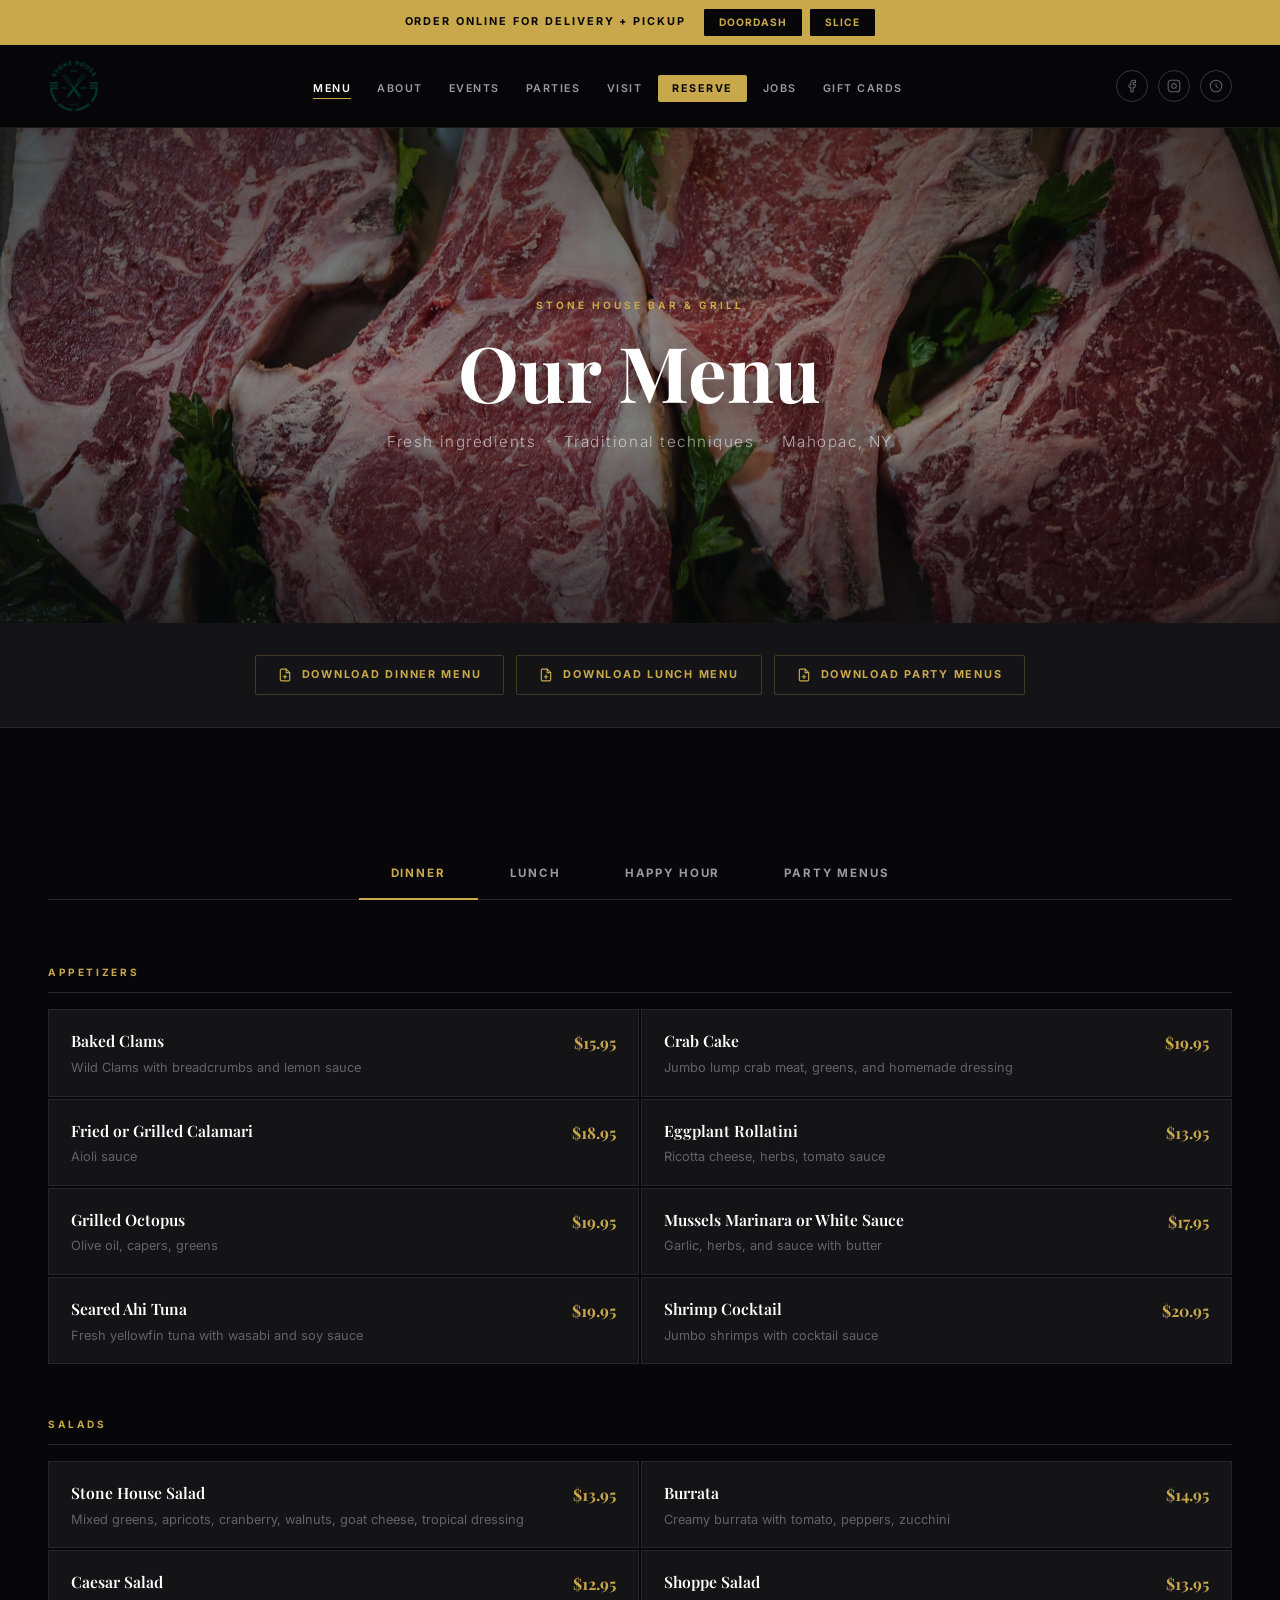
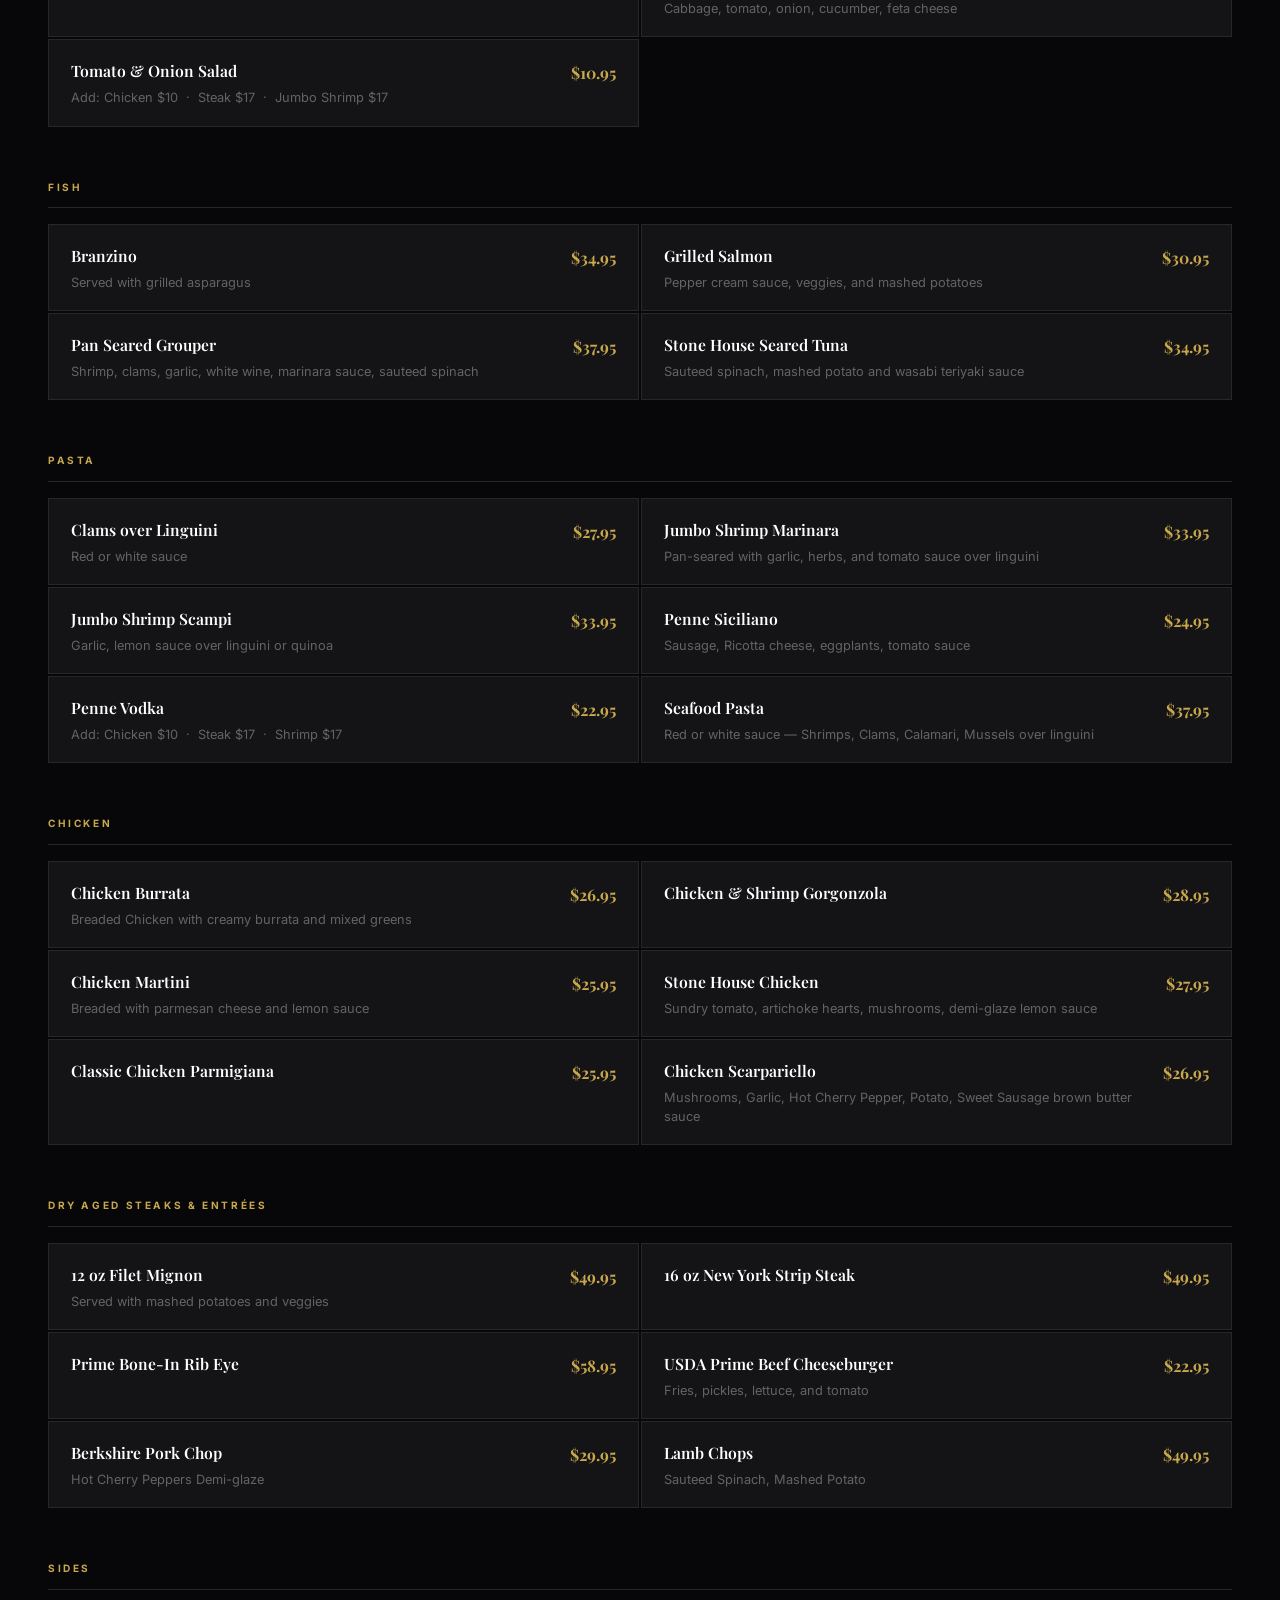
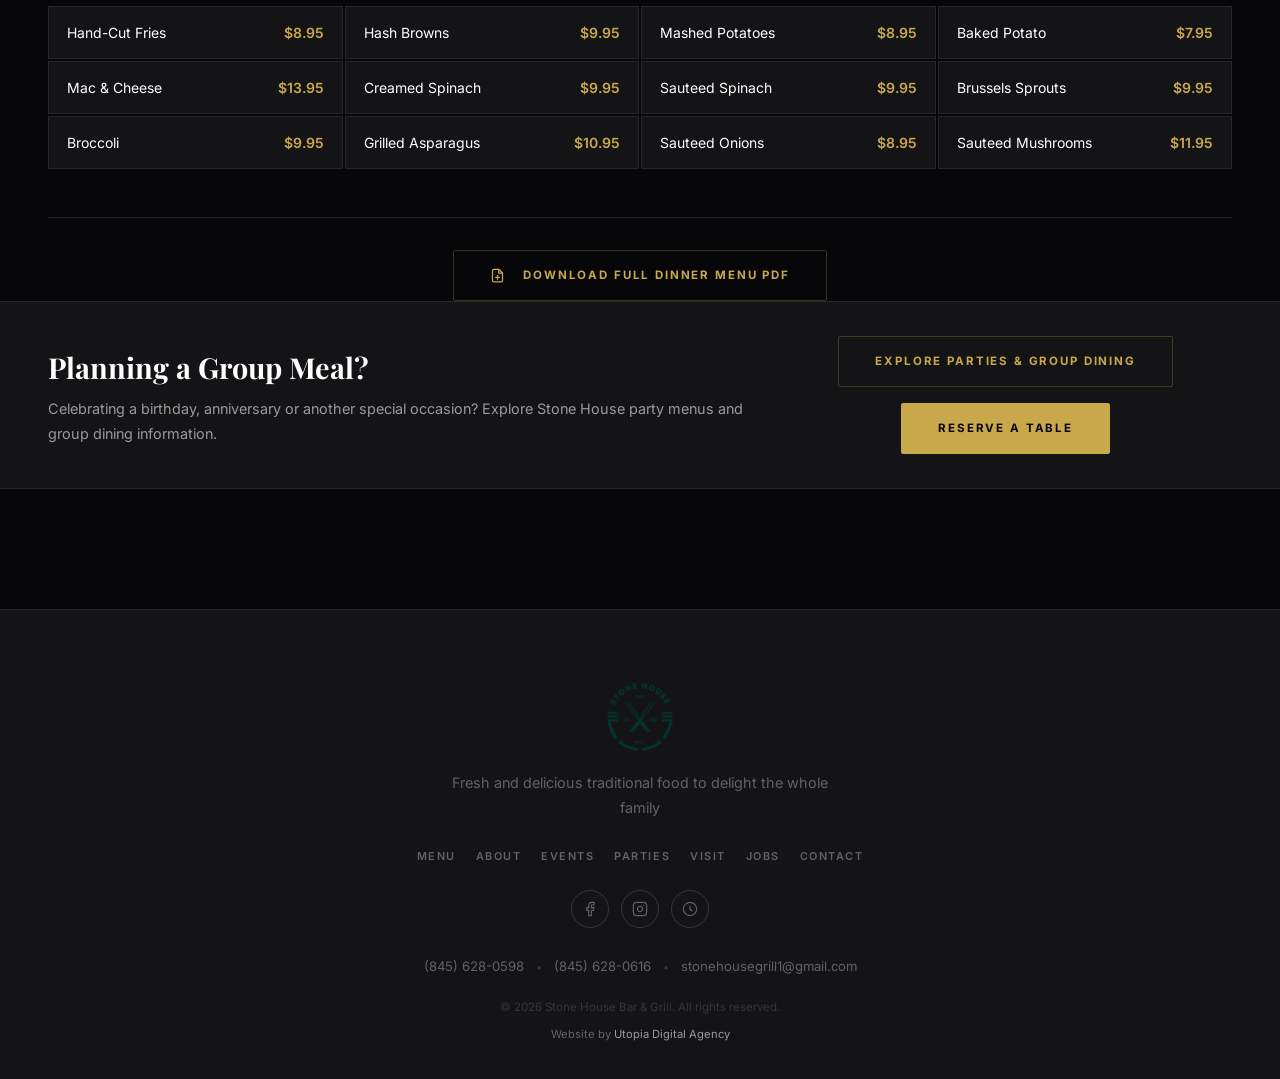
<file: menu.html>
<!DOCTYPE html>
<html lang="en">
<head>
  <!-- Google tag (gtag.js) -->
  <script async src="https://www.googletagmanager.com/gtag/js?id=G-5H2GSYLBQ3"></script>
  <script>
    window.dataLayer = window.dataLayer || [];
    function gtag(){dataLayer.push(arguments);}
    gtag('js', new Date());

    gtag('config', 'G-5H2GSYLBQ3');
  </script>
  <meta charset="UTF-8" />
  <meta name="viewport" content="width=device-width, initial-scale=1.0" />
  <link rel="icon" href="/favicon.ico" sizes="any" />
  <link rel="icon" type="image/png" sizes="48x48" href="/favicon-48x48.png" />
  <link rel="icon" type="image/png" sizes="32x32" href="/favicon-32x32.png" />
  <link rel="icon" type="image/png" sizes="16x16" href="/favicon-16x16.png" />
  <link rel="apple-touch-icon" sizes="180x180" href="/apple-touch-icon.png" />
  <link rel="canonical" href="https://www.stonehouse-grill.com/menu.html" />
  <title>Menu | Stone House Bar &amp; Grill — Mahopac NY</title>
  <meta name="description" content="Explore the full menu at Stone House Bar &amp; Grill in Mahopac, NY — dinner, lunch, happy hour cocktails, and private party packages." />
  <link rel="preconnect" href="https://fonts.googleapis.com" />
  <link rel="preconnect" href="https://fonts.gstatic.com" crossorigin />
  <link href="https://fonts.googleapis.com/css2?family=Playfair+Display:ital,wght@0,400;0,600;0,700;1,400&family=Inter:wght@300;400;500;600;700&display=swap" rel="stylesheet" />
  <link rel="stylesheet" href="style.css" />
</head>
<body>

  <div class="top-banner">
    <p class="banner-text">ORDER ONLINE FOR DELIVERY + PICKUP</p>
    <div class="banner-btns">
      <a href="https://www.doordash.com/store/stone-house-grill-mahopac-25248792/" target="_blank" rel="noopener" class="banner-btn banner-btn--filled">DoorDash</a>
      <a href="https://slicelife.com/restaurants/ny/mahopac/10541/stone-house-bar-grill/menu" target="_blank" rel="noopener" class="banner-btn banner-btn--filled">Slice</a>
    </div>
  </div>

  <header class="header" id="header">
    <div class="nav-inner container">
      <a href="/" class="nav-logo"><img src="images/stone-house-logo.png" alt="Stone House Bar &amp; Grill" /></a>
      <ul class="nav-links" role="list">
        <li><a href="/menu.html"    class="nav-link">MENU</a></li>
        <li><a href="/about.html"   class="nav-link">ABOUT</a></li>
        <li><a href="/events.html"  class="nav-link">EVENTS</a></li>
        <li><a href="/parties.html" class="nav-link">PARTIES</a></li>
        <li><a href="/visit-stone-house-mahopac.html" class="nav-link">VISIT</a></li>
        <li><a href="https://www.opentable.com/r/stone-house-grill-mahopac" target="_blank" rel="noopener" class="nav-link nav-link--reserve">RESERVE</a></li>
        <li><a href="/jobs.html"    class="nav-link">JOBS</a></li>
        <li><a href="https://order.toasttab.com/egiftcards/stone-house-market-grill-562-rt-6" target="_blank" rel="noopener" class="nav-link">GIFT CARDS</a></li>
      </ul>
      <div class="nav-right">
        <div class="nav-social">
          <a href="https://www.facebook.com/stonehousegrillmarket" target="_blank" rel="noopener" aria-label="Facebook"><svg width="14" height="14" viewBox="0 0 24 24" fill="none" stroke="currentColor" stroke-width="1.8" stroke-linecap="round" stroke-linejoin="round"><path d="M18 2h-3a5 5 0 00-5 5v3H7v4h3v8h4v-8h3l1-4h-4V7a1 1 0 011-1h3z"/></svg></a>
          <a href="https://www.instagram.com/stonehousebarandgrill/" target="_blank" rel="noopener" aria-label="Instagram"><svg width="14" height="14" viewBox="0 0 24 24" fill="none" stroke="currentColor" stroke-width="1.8" stroke-linecap="round" stroke-linejoin="round"><rect x="2" y="2" width="20" height="20" rx="5" ry="5"/><path d="M16 11.37A4 4 0 1112.63 8 4 4 0 0116 11.37z"/><line x1="17.5" y1="6.5" x2="17.51" y2="6.5"/></svg></a>
          <a href="https://www.google.com/search?q=Stone+House+Bar+Grill+Mahopac+NY" target="_blank" rel="noopener" aria-label="Google"><svg width="14" height="14" viewBox="0 0 24 24" fill="none" stroke="currentColor" stroke-width="1.8" stroke-linecap="round" stroke-linejoin="round"><circle cx="12" cy="12" r="10"/><path d="M12 8v4l3 3"/></svg></a>
        </div>
        <button class="hamburger" id="hamburger" aria-label="Open navigation" aria-expanded="false"><span></span><span></span><span></span></button>
      </div>
    </div>
  </header>

  <nav class="mobile-nav" id="mobileNav">
    <a href="/menu.html"    class="nav-link">MENU</a>
    <a href="/about.html"   class="nav-link">ABOUT</a>
    <a href="/events.html"  class="nav-link">EVENTS</a>
    <a href="/parties.html" class="nav-link">PARTIES</a><a href="/visit-stone-house-mahopac.html" class="nav-link">VISIT</a>
    <a href="https://www.opentable.com/r/stone-house-grill-mahopac" target="_blank" rel="noopener" class="nav-link nav-link--reserve">RESERVE</a>
    <a href="/jobs.html"    class="nav-link">JOBS</a>
    <a href="https://order.toasttab.com/egiftcards/stone-house-market-grill-562-rt-6" target="_blank" rel="noopener" class="nav-link">GIFT CARDS</a>
    <div class="mobile-nav-social">
      <a href="https://www.facebook.com/stonehousegrillmarket" target="_blank" rel="noopener" aria-label="Facebook"><svg width="16" height="16" viewBox="0 0 24 24" fill="none" stroke="currentColor" stroke-width="1.8" stroke-linecap="round" stroke-linejoin="round"><path d="M18 2h-3a5 5 0 00-5 5v3H7v4h3v8h4v-8h3l1-4h-4V7a1 1 0 011-1h3z"/></svg></a>
      <a href="https://www.instagram.com/stonehousebarandgrill/" target="_blank" rel="noopener" aria-label="Instagram"><svg width="16" height="16" viewBox="0 0 24 24" fill="none" stroke="currentColor" stroke-width="1.8" stroke-linecap="round" stroke-linejoin="round"><rect x="2" y="2" width="20" height="20" rx="5" ry="5"/><path d="M16 11.37A4 4 0 1112.63 8 4 4 0 0116 11.37z"/><line x1="17.5" y1="6.5" x2="17.51" y2="6.5"/></svg></a>
    </div>
  </nav>

  <!-- PAGE HERO -->
  <section class="page-hero" style="background-image:url('images/steaks.jpg');" aria-label="Menu hero">
    <div class="page-hero-overlay"></div>
    <div class="page-hero-content">
      <p class="page-hero-eyebrow">Stone House Bar &amp; Grill</p>
      <h1 class="page-hero-title">Our Menu</h1>
      <p class="page-hero-sub">Fresh ingredients &nbsp;&middot;&nbsp; Traditional techniques &nbsp;&middot;&nbsp; Mahopac, NY</p>
    </div>
  </section>

  <!-- PDF DOWNLOAD BAR -->
  <div class="pdf-download-bar">
    <a href="dinner2025.pdf" target="_blank" rel="noopener" class="btn btn--outline-gold" style="font-size:0.68rem; padding:10px 22px;">
      <svg width="14" height="14" viewBox="0 0 24 24" fill="none" stroke="currentColor" stroke-width="2" stroke-linecap="round" stroke-linejoin="round"><path d="M14 2H6a2 2 0 00-2 2v16a2 2 0 002 2h12a2 2 0 002-2V8z"/><polyline points="14 2 14 8 20 8"/><line x1="12" y1="18" x2="12" y2="12"/><line x1="9" y1="15" x2="15" y2="15"/></svg>
      Download Dinner Menu
    </a>
    <a href="lunch2025.pdf" target="_blank" rel="noopener" class="btn btn--outline-gold" style="font-size:0.68rem; padding:10px 22px;">
      <svg width="14" height="14" viewBox="0 0 24 24" fill="none" stroke="currentColor" stroke-width="2" stroke-linecap="round" stroke-linejoin="round"><path d="M14 2H6a2 2 0 00-2 2v16a2 2 0 002 2h12a2 2 0 002-2V8z"/><polyline points="14 2 14 8 20 8"/><line x1="12" y1="18" x2="12" y2="12"/><line x1="9" y1="15" x2="15" y2="15"/></svg>
      Download Lunch Menu
    </a>
    <a href="partymenus.pdf" target="_blank" rel="noopener" class="btn btn--outline-gold" style="font-size:0.68rem; padding:10px 22px;">
      <svg width="14" height="14" viewBox="0 0 24 24" fill="none" stroke="currentColor" stroke-width="2" stroke-linecap="round" stroke-linejoin="round"><path d="M14 2H6a2 2 0 00-2 2v16a2 2 0 002 2h12a2 2 0 002-2V8z"/><polyline points="14 2 14 8 20 8"/><line x1="12" y1="18" x2="12" y2="12"/><line x1="9" y1="15" x2="15" y2="15"/></svg>
      Download Party Menus
    </a>
  </div>

  <!-- MENU CONTENT -->
  <main class="section menu-page bg-black">
    <div class="container">

      <div class="menu-tabs fade-in" role="tablist">
        <button class="tab-btn active" data-tab="dinner"    role="tab" aria-selected="true"  aria-controls="tab-dinner">Dinner</button>
        <button class="tab-btn"        data-tab="lunch"     role="tab" aria-selected="false" aria-controls="tab-lunch">Lunch</button>
        <button class="tab-btn"        data-tab="happyhour" role="tab" aria-selected="false" aria-controls="tab-happyhour">Happy Hour</button>
        <button class="tab-btn"        data-tab="catering"  role="tab" aria-selected="false" aria-controls="tab-catering">Party Menus</button>
      </div>

      <!-- ── DINNER ─────────────────────────────────────────────── -->
      <div class="tab-panel active" id="tab-dinner" role="tabpanel">
        <h3 class="menu-section-title">Appetizers</h3>
        <div class="menu-grid">
          <div class="menu-item"><div class="menu-item-info"><h3>Baked Clams</h3><p class="menu-desc">Wild Clams with breadcrumbs and lemon sauce</p></div><span class="menu-price">$15.95</span></div>
          <div class="menu-item"><div class="menu-item-info"><h3>Crab Cake</h3><p class="menu-desc">Jumbo lump crab meat, greens, and homemade dressing</p></div><span class="menu-price">$19.95</span></div>
          <div class="menu-item"><div class="menu-item-info"><h3>Fried or Grilled Calamari</h3><p class="menu-desc">Aioli sauce</p></div><span class="menu-price">$18.95</span></div>
          <div class="menu-item"><div class="menu-item-info"><h3>Eggplant Rollatini</h3><p class="menu-desc">Ricotta cheese, herbs, tomato sauce</p></div><span class="menu-price">$13.95</span></div>
          <div class="menu-item"><div class="menu-item-info"><h3>Grilled Octopus</h3><p class="menu-desc">Olive oil, capers, greens</p></div><span class="menu-price">$19.95</span></div>
          <div class="menu-item"><div class="menu-item-info"><h3>Mussels Marinara or White Sauce</h3><p class="menu-desc">Garlic, herbs, and sauce with butter</p></div><span class="menu-price">$17.95</span></div>
          <div class="menu-item"><div class="menu-item-info"><h3>Seared Ahi Tuna</h3><p class="menu-desc">Fresh yellowfin tuna with wasabi and soy sauce</p></div><span class="menu-price">$19.95</span></div>
          <div class="menu-item"><div class="menu-item-info"><h3>Shrimp Cocktail</h3><p class="menu-desc">Jumbo shrimps with cocktail sauce</p></div><span class="menu-price">$20.95</span></div>
        </div>

        <h3 class="menu-section-title">Salads</h3>
        <div class="menu-grid">
          <div class="menu-item"><div class="menu-item-info"><h3>Stone House Salad</h3><p class="menu-desc">Mixed greens, apricots, cranberry, walnuts, goat cheese, tropical dressing</p></div><span class="menu-price">$13.95</span></div>
          <div class="menu-item"><div class="menu-item-info"><h3>Burrata</h3><p class="menu-desc">Creamy burrata with tomato, peppers, zucchini</p></div><span class="menu-price">$14.95</span></div>
          <div class="menu-item"><div class="menu-item-info"><h3>Caesar Salad</h3></div><span class="menu-price">$12.95</span></div>
          <div class="menu-item"><div class="menu-item-info"><h3>Shoppe Salad</h3><p class="menu-desc">Cabbage, tomato, onion, cucumber, feta cheese</p></div><span class="menu-price">$13.95</span></div>
          <div class="menu-item"><div class="menu-item-info"><h3>Tomato &amp; Onion Salad</h3><p class="menu-desc">Add: Chicken $10 &nbsp;·&nbsp; Steak $17 &nbsp;·&nbsp; Jumbo Shrimp $17</p></div><span class="menu-price">$10.95</span></div>
        </div>

        <h3 class="menu-section-title">Fish</h3>
        <div class="menu-grid">
          <div class="menu-item"><div class="menu-item-info"><h3>Branzino</h3><p class="menu-desc">Served with grilled asparagus</p></div><span class="menu-price">$34.95</span></div>
          <div class="menu-item"><div class="menu-item-info"><h3>Grilled Salmon</h3><p class="menu-desc">Pepper cream sauce, veggies, and mashed potatoes</p></div><span class="menu-price">$30.95</span></div>
          <div class="menu-item"><div class="menu-item-info"><h3>Pan Seared Grouper</h3><p class="menu-desc">Shrimp, clams, garlic, white wine, marinara sauce, sauteed spinach</p></div><span class="menu-price">$37.95</span></div>
          <div class="menu-item"><div class="menu-item-info"><h3>Stone House Seared Tuna</h3><p class="menu-desc">Sauteed spinach, mashed potato and wasabi teriyaki sauce</p></div><span class="menu-price">$34.95</span></div>
        </div>

        <h3 class="menu-section-title">Pasta</h3>
        <div class="menu-grid">
          <div class="menu-item"><div class="menu-item-info"><h3>Clams over Linguini</h3><p class="menu-desc">Red or white sauce</p></div><span class="menu-price">$27.95</span></div>
          <div class="menu-item"><div class="menu-item-info"><h3>Jumbo Shrimp Marinara</h3><p class="menu-desc">Pan-seared with garlic, herbs, and tomato sauce over linguini</p></div><span class="menu-price">$33.95</span></div>
          <div class="menu-item"><div class="menu-item-info"><h3>Jumbo Shrimp Scampi</h3><p class="menu-desc">Garlic, lemon sauce over linguini or quinoa</p></div><span class="menu-price">$33.95</span></div>
          <div class="menu-item"><div class="menu-item-info"><h3>Penne Siciliano</h3><p class="menu-desc">Sausage, Ricotta cheese, eggplants, tomato sauce</p></div><span class="menu-price">$24.95</span></div>
          <div class="menu-item"><div class="menu-item-info"><h3>Penne Vodka</h3><p class="menu-desc">Add: Chicken $10 &nbsp;·&nbsp; Steak $17 &nbsp;·&nbsp; Shrimp $17</p></div><span class="menu-price">$22.95</span></div>
          <div class="menu-item"><div class="menu-item-info"><h3>Seafood Pasta</h3><p class="menu-desc">Red or white sauce — Shrimps, Clams, Calamari, Mussels over linguini</p></div><span class="menu-price">$37.95</span></div>
        </div>

        <h3 class="menu-section-title">Chicken</h3>
        <div class="menu-grid">
          <div class="menu-item"><div class="menu-item-info"><h3>Chicken Burrata</h3><p class="menu-desc">Breaded Chicken with creamy burrata and mixed greens</p></div><span class="menu-price">$26.95</span></div>
          <div class="menu-item"><div class="menu-item-info"><h3>Chicken &amp; Shrimp Gorgonzola</h3></div><span class="menu-price">$28.95</span></div>
          <div class="menu-item"><div class="menu-item-info"><h3>Chicken Martini</h3><p class="menu-desc">Breaded with parmesan cheese and lemon sauce</p></div><span class="menu-price">$25.95</span></div>
          <div class="menu-item"><div class="menu-item-info"><h3>Stone House Chicken</h3><p class="menu-desc">Sundry tomato, artichoke hearts, mushrooms, demi-glaze lemon sauce</p></div><span class="menu-price">$27.95</span></div>
          <div class="menu-item"><div class="menu-item-info"><h3>Classic Chicken Parmigiana</h3></div><span class="menu-price">$25.95</span></div>
          <div class="menu-item"><div class="menu-item-info"><h3>Chicken Scarpariello</h3><p class="menu-desc">Mushrooms, Garlic, Hot Cherry Pepper, Potato, Sweet Sausage brown butter sauce</p></div><span class="menu-price">$26.95</span></div>
        </div>

        <h3 class="menu-section-title">Dry Aged Steaks &amp; Entrées</h3>
        <div class="menu-grid">
          <div class="menu-item"><div class="menu-item-info"><h3>12 oz Filet Mignon</h3><p class="menu-desc">Served with mashed potatoes and veggies</p></div><span class="menu-price">$49.95</span></div>
          <div class="menu-item"><div class="menu-item-info"><h3>16 oz New York Strip Steak</h3></div><span class="menu-price">$49.95</span></div>
          <div class="menu-item"><div class="menu-item-info"><h3>Prime Bone-In Rib Eye</h3></div><span class="menu-price">$58.95</span></div>
          <div class="menu-item"><div class="menu-item-info"><h3>USDA Prime Beef Cheeseburger</h3><p class="menu-desc">Fries, pickles, lettuce, and tomato</p></div><span class="menu-price">$22.95</span></div>
          <div class="menu-item"><div class="menu-item-info"><h3>Berkshire Pork Chop</h3><p class="menu-desc">Hot Cherry Peppers Demi-glaze</p></div><span class="menu-price">$29.95</span></div>
          <div class="menu-item"><div class="menu-item-info"><h3>Lamb Chops</h3><p class="menu-desc">Sauteed Spinach, Mashed Potato</p></div><span class="menu-price">$49.95</span></div>
        </div>

        <h3 class="menu-section-title">Sides</h3>
        <div class="sides-grid">
          <div class="sides-item"><span>Hand-Cut Fries</span><span>$8.95</span></div>
          <div class="sides-item"><span>Hash Browns</span><span>$9.95</span></div>
          <div class="sides-item"><span>Mashed Potatoes</span><span>$8.95</span></div>
          <div class="sides-item"><span>Baked Potato</span><span>$7.95</span></div>
          <div class="sides-item"><span>Mac &amp; Cheese</span><span>$13.95</span></div>
          <div class="sides-item"><span>Creamed Spinach</span><span>$9.95</span></div>
          <div class="sides-item"><span>Sauteed Spinach</span><span>$9.95</span></div>
          <div class="sides-item"><span>Brussels Sprouts</span><span>$9.95</span></div>
          <div class="sides-item"><span>Broccoli</span><span>$9.95</span></div>
          <div class="sides-item"><span>Grilled Asparagus</span><span>$10.95</span></div>
          <div class="sides-item"><span>Sauteed Onions</span><span>$8.95</span></div>
          <div class="sides-item"><span>Sauteed Mushrooms</span><span>$11.95</span></div>
        </div>
        <div class="menu-pdf-wrap"><a href="dinner2025.pdf" target="_blank" rel="noopener" class="btn btn--outline-gold" style="font-size:0.72rem;"><svg width="15" height="15" viewBox="0 0 24 24" fill="none" stroke="currentColor" stroke-width="2" stroke-linecap="round" stroke-linejoin="round" style="margin-right:8px;"><path d="M14 2H6a2 2 0 00-2 2v16a2 2 0 002 2h12a2 2 0 002-2V8z"/><polyline points="14 2 14 8 20 8"/><line x1="12" y1="18" x2="12" y2="12"/><line x1="9" y1="15" x2="15" y2="15"/></svg>Download Full Dinner Menu PDF</a></div>
      </div>

      <!-- ── LUNCH ──────────────────────────────────────────────── -->
      <div class="tab-panel" id="tab-lunch" role="tabpanel">
        <h3 class="menu-section-title">Appetizers &amp; Salads</h3>
        <div class="menu-grid">
          <div class="menu-item"><div class="menu-item-info"><h3>Baked Clams</h3><p class="menu-desc">Wild Clams with breadcrumbs and lemon sauce</p></div><span class="menu-price">$11.95</span></div>
          <div class="menu-item"><div class="menu-item-info"><h3>Crab Cake</h3><p class="menu-desc">Jumbo lump crab meat, greens, homemade dressing</p></div><span class="menu-price">$17.95</span></div>
          <div class="menu-item"><div class="menu-item-info"><h3>Fried or Grilled Calamari</h3><p class="menu-desc">Aioli sauce</p></div><span class="menu-price">$15.95</span></div>
          <div class="menu-item"><div class="menu-item-info"><h3>Shrimp Cocktail</h3><p class="menu-desc">Jumbo shrimps with cocktail sauce</p></div><span class="menu-price">$17.95</span></div>
          <div class="menu-item"><div class="menu-item-info"><h3>Stone House Salad</h3><p class="menu-desc">Mixed greens, apricots, cranberry, walnuts, goat cheese, tropical dressing</p></div><span class="menu-price">$9.00</span></div>
          <div class="menu-item"><div class="menu-item-info"><h3>Burrata</h3><p class="menu-desc">Creamy burrata with tomato, peppers, zucchini</p></div><span class="menu-price">$11.95</span></div>
          <div class="menu-item"><div class="menu-item-info"><h3>Caesar Salad</h3></div><span class="menu-price">$9.00</span></div>
          <div class="menu-item"><div class="menu-item-info"><h3>Shoppe Salad</h3><p class="menu-desc">Cabbage, tomato, onion, cucumber, feta cheese</p></div><span class="menu-price">$10.95</span></div>
          <div class="menu-item"><div class="menu-item-info"><h3>Tomato &amp; Onion Salad</h3><p class="menu-desc">Add: Chicken $10 &nbsp;·&nbsp; Steak $14 &nbsp;·&nbsp; Jumbo Shrimp $15</p></div><span class="menu-price">$8.95</span></div>
        </div>

        <h3 class="menu-section-title">Sandwiches</h3>
        <div class="menu-grid">
          <div class="menu-item"><div class="menu-item-info"><h3>BLT Sandwich</h3><p class="menu-desc">Bacon, Lettuce, Tomato served with fries</p></div><span class="menu-price">$13.95</span></div>
          <div class="menu-item"><div class="menu-item-info"><h3>Grilled Chicken Sandwich</h3><p class="menu-desc">Grilled red peppers, grilled onions, fresh mozzarella, basil, fries</p></div><span class="menu-price">$14.95</span></div>
          <div class="menu-item"><div class="menu-item-info"><h3>Steak Sandwich</h3><p class="menu-desc">Tender Steak on toasted bun with caramelized onions, American Cheese, pickles, fries</p></div><span class="menu-price">$18.95</span></div>
          <div class="menu-item"><div class="menu-item-info"><h3>Stone House Sandwich</h3><p class="menu-desc">Fresh mozzarella, Chicken cutlet, roasted red peppers, grilled onions, basil, fries</p></div><span class="menu-price">$14.95</span></div>
          <div class="menu-item"><div class="menu-item-info"><h3>Bacon Egg Sandwich</h3><p class="menu-desc">Egg, Cheese, Crispy Bacon</p></div><span class="menu-price">$10.95</span></div>
          <div class="menu-item"><div class="menu-item-info"><h3>Avocado Sandwich</h3><p class="menu-desc">Avocado, tomato, lettuce, served on homemade bread</p></div><span class="menu-price">$10.95</span></div>
        </div>

        <h3 class="menu-section-title">Burgers</h3>
        <div class="menu-grid">
          <div class="menu-item"><div class="menu-item-info"><h3>Stone House Burger</h3><p class="menu-desc">American cheese, lettuce, tomato, onion, pickles, toasted bun, fries</p></div><span class="menu-price">$16.95</span></div>
          <div class="menu-item"><div class="menu-item-info"><h3>Twin Burger</h3><p class="menu-desc">Two sliders served with cheese and fries</p></div><span class="menu-price">$14.95</span></div>
          <div class="menu-item"><div class="menu-item-info"><h3>Bacon Cheeseburger</h3><p class="menu-desc">Bacon, american cheese, lettuce, tomato, onion, pickles, toasted bun, fries</p></div><span class="menu-price">$18.95</span></div>
        </div>

        <h3 class="menu-section-title">Pasta</h3>
        <div class="menu-grid">
          <div class="menu-item"><div class="menu-item-info"><h3>Penne Vodka</h3><p class="menu-desc">Add: Chicken $10 &nbsp;·&nbsp; Steak $17 &nbsp;·&nbsp; Shrimp $17</p></div><span class="menu-price">$14.95</span></div>
          <div class="menu-item"><div class="menu-item-info"><h3>Penne Siciliano</h3><p class="menu-desc">Sausage, Ricotta cheese, eggplants, tomato sauce</p></div><span class="menu-price">$16.95</span></div>
          <div class="menu-item"><div class="menu-item-info"><h3>Mussels over Linguini</h3><p class="menu-desc">Red or White Sauce</p></div><span class="menu-price">$15.95</span></div>
        </div>

        <h3 class="menu-section-title">Chicken</h3>
        <div class="menu-grid">
          <div class="menu-item"><div class="menu-item-info"><h3>Lemon Chicken</h3><p class="menu-desc">Mixed Veggies, mashed potato</p></div><span class="menu-price">$14.95</span></div>
          <div class="menu-item"><div class="menu-item-info"><h3>Chicken Milanese</h3><p class="menu-desc">Greens, Tomato, Onions, homemade lemon dressing</p></div><span class="menu-price">$14.95</span></div>
          <div class="menu-item"><div class="menu-item-info"><h3>Chicken Parmigiana</h3><p class="menu-desc">Mixed Veggies, mashed potato</p></div><span class="menu-price">$14.95</span></div>
          <div class="menu-item"><div class="menu-item-info"><h3>Chicken Alfredo</h3><p class="menu-desc">Grilled chicken over Penne, creamy parmesan sauce</p></div><span class="menu-price">$14.95</span></div>
        </div>

        <h3 class="menu-section-title">Fish</h3>
        <div class="menu-grid">
          <div class="menu-item"><div class="menu-item-info"><h3>Grilled Salmon</h3><p class="menu-desc">Grilled Atlantic Salmon with mixed veggies</p></div><span class="menu-price">$16.95</span></div>
          <div class="menu-item"><div class="menu-item-info"><h3>Seared Tuna</h3><p class="menu-desc">Mixed Veggies, Mashed Potato, Balsamic Glaze</p></div><span class="menu-price">$17.95</span></div>
        </div>

        <h3 class="menu-section-title">Desserts</h3>
        <div class="sides-grid">
          <div class="sides-item"><span>Tiramisu</span><span>$8</span></div>
          <div class="sides-item"><span>Tartufo</span><span>$9</span></div>
          <div class="sides-item"><span>Chocolate Mousse</span><span>$8</span></div>
          <div class="sides-item"><span>Chocolate Cake</span><span>$8</span></div>
          <div class="sides-item"><span>Cheesecake</span><span>$8</span></div>
          <div class="sides-item"><span>Crème Brûlée Cheesecake</span><span>$8</span></div>
          <div class="sides-item"><span>Carrot Cake</span><span>$8</span></div>
          <div class="sides-item"><span>Cannoli</span><span>$8</span></div>
        </div>
        <div class="menu-pdf-wrap"><a href="lunch2025.pdf" target="_blank" rel="noopener" class="btn btn--outline-gold" style="font-size:0.72rem;"><svg width="15" height="15" viewBox="0 0 24 24" fill="none" stroke="currentColor" stroke-width="2" stroke-linecap="round" stroke-linejoin="round" style="margin-right:8px;"><path d="M14 2H6a2 2 0 00-2 2v16a2 2 0 002 2h12a2 2 0 002-2V8z"/><polyline points="14 2 14 8 20 8"/><line x1="12" y1="18" x2="12" y2="12"/><line x1="9" y1="15" x2="15" y2="15"/></svg>Download Full Lunch Menu PDF</a></div>
      </div>

      <!-- ── HAPPY HOUR ─────────────────────────────────────────── -->
      <div class="tab-panel" id="tab-happyhour" role="tabpanel">
        <div class="happyhour-badge">
          <svg width="15" height="15" viewBox="0 0 24 24" fill="none" stroke="currentColor" stroke-width="2" stroke-linecap="round" stroke-linejoin="round"><circle cx="12" cy="12" r="10"/><polyline points="12 6 12 12 16 14"/></svg>
          Bar Only &nbsp;&bull;&nbsp; Monday – Friday &nbsp;&bull;&nbsp; 3:00 PM – 6:00 PM
        </div>

        <h3 class="menu-section-title">Food — $7</h3>
        <div class="menu-grid">
          <div class="menu-item"><div class="menu-item-info"><h3>Caesar Salad</h3><p class="menu-desc">Add Chicken +$5</p></div><span class="menu-price">$7</span></div>
          <div class="menu-item"><div class="menu-item-info"><h3>House Salad</h3><p class="menu-desc">Add Chicken +$5</p></div><span class="menu-price">$7</span></div>
          <div class="menu-item"><div class="menu-item-info"><h3>Mozzarella Sticks</h3></div><span class="menu-price">$7</span></div>
          <div class="menu-item"><div class="menu-item-info"><h3>Hand-Cut Fries</h3></div><span class="menu-price">$7</span></div>
          <div class="menu-item"><div class="menu-item-info"><h3>Brussels Sprouts</h3></div><span class="menu-price">$7</span></div>
          <div class="menu-item"><div class="menu-item-info"><h3>Mashed Potato</h3></div><span class="menu-price">$7</span></div>
        </div>

        <h3 class="menu-section-title">Food — $12</h3>
        <div class="menu-grid">
          <div class="menu-item"><div class="menu-item-info"><h3>Steak Bites</h3></div><span class="menu-price">$12</span></div>
          <div class="menu-item"><div class="menu-item-info"><h3>Sliders</h3></div><span class="menu-price">$12</span></div>
          <div class="menu-item"><div class="menu-item-info"><h3>Fried Calamari</h3></div><span class="menu-price">$12</span></div>
          <div class="menu-item"><div class="menu-item-info"><h3>Baked Clams</h3></div><span class="menu-price">$12</span></div>
          <div class="menu-item"><div class="menu-item-info"><h3>Mac and Cheese</h3></div><span class="menu-price">$12</span></div>
          <div class="menu-item"><div class="menu-item-info"><h3>Seared Tuna</h3></div><span class="menu-price">$12</span></div>
        </div>

        <h3 class="menu-section-title">Drinks</h3>
        <div class="sides-grid">
          <div class="sides-item"><span>Beer</span><span>$6</span></div>
          <div class="sides-item"><span>Wine — White or Red</span><span>$7</span></div>
          <div class="sides-item"><span>House Martinis</span><span>$9</span></div>
          <div class="sides-item"><span>House Cocktails</span><span>$9</span></div>
        </div>
      </div>

      <!-- ── PARTY MENUS ────────────────────────────────────────── -->
      <div class="tab-panel" id="tab-catering" role="tabpanel">
        <div class="party-menu-grid">
          <div class="party-menu-card">
            <div class="party-menu-header"><h3>Party Menu 1</h3><span class="party-price-tag">$45.95 <small>/ per person</small></span></div>
            <div class="party-menu-body">
              <div class="party-section"><span class="party-section-label">Appetizers — Choice of One</span><ul class="party-items"><li>Soup of the Day</li><li>House Salad</li><li>Caesar Salad</li></ul></div>
              <div class="party-section"><span class="party-section-label">Main Course — Choice of One</span><ul class="party-items"><li>Lemon Chicken</li><li>Chicken Parmesan</li><li>Grilled Salmon</li><li>Penne alla Vodka</li><li>Penne Primavera</li></ul></div>
              <div class="party-section"><span class="party-section-label">Dessert</span><p class="party-dessert">Served Family Style</p></div>
            </div>
          </div>
          <div class="party-menu-card">
            <div class="party-menu-header"><h3>Party Menu 2</h3><span class="party-price-tag">$59.95 <small>/ per person</small></span></div>
            <div class="party-menu-body">
              <div class="party-section"><span class="party-section-label">Appetizers — Family Style</span><ul class="party-items"><li>Fried Calamari</li><li>Eggplant Rollatini</li><li>House Salad</li><li>Caesar Salad</li></ul></div>
              <div class="party-section"><span class="party-section-label">Main Course — Choice of One</span><ul class="party-items"><li>Grilled Salmon</li><li>Stone House Seared Tuna</li><li>Chicken Martini</li><li>Stone House Chicken</li><li>Penne alla Vodka</li><li>Jumbo Shrimp Scampi</li></ul></div>
              <div class="party-section"><span class="party-section-label">Dessert</span><p class="party-dessert">Served Family Style</p></div>
            </div>
          </div>
          <div class="party-menu-card">
            <div class="party-menu-header"><h3>Party Menu 3</h3><span class="party-price-tag">$69.95 <small>/ per person</small></span></div>
            <div class="party-menu-body">
              <div class="party-section"><span class="party-section-label">Appetizers — Family Style</span><ul class="party-items"><li>Baked Clams</li><li>Fried Calamari</li><li>Eggplant Rollatini</li><li>House Salad</li><li>Caesar Salad</li></ul></div>
              <div class="party-section"><span class="party-section-label">Main Course — Choice of One</span><ul class="party-items"><li>Jumbo Shrimp Scampi</li><li>Grilled Salmon</li><li>Stone House Seared Tuna</li><li>Chicken Parmesan</li><li>Chicken Martini</li><li>New York Strip Steak</li><li>Penne alla Vodka</li></ul></div>
              <div class="party-section"><span class="party-section-label">Dessert</span><p class="party-dessert">Served Family Style</p></div>
            </div>
          </div>
        </div>
        <div class="menu-pdf-wrap"><a href="partymenus.pdf" target="_blank" rel="noopener" class="btn btn--outline-gold" style="font-size:0.72rem;"><svg width="15" height="15" viewBox="0 0 24 24" fill="none" stroke="currentColor" stroke-width="2" stroke-linecap="round" stroke-linejoin="round" style="margin-right:8px;"><path d="M14 2H6a2 2 0 00-2 2v16a2 2 0 002 2h12a2 2 0 002-2V8z"/><polyline points="14 2 14 8 20 8"/><line x1="12" y1="18" x2="12" y2="12"/><line x1="9" y1="15" x2="15" y2="15"/></svg>Download Party Menus PDF</a></div>
      </div>

    </div>
    <section class="inline-utility" aria-label="Group dining and reservations">
      <div class="container inline-utility-inner">
        <div><h2>Planning a Group Meal?</h2><p>Celebrating a birthday, anniversary or another special occasion? Explore Stone House party menus and group dining information.</p></div>
        <div class="cta-btns"><a href="/parties.html" class="btn btn--outline-gold">Explore Parties &amp; Group Dining</a><a href="https://www.opentable.com/r/stone-house-grill-mahopac" target="_blank" rel="noopener" class="btn btn--gold">Reserve a Table</a></div>
      </div>
    </section>
  </main>

  <footer class="footer">
    <div class="container footer-inner">
      <div class="footer-logo"><img src="images/stone-house-logo.png" alt="Stone House Bar &amp; Grill" loading="lazy" /></div>
      <p class="footer-tagline">Fresh and delicious traditional food to delight the whole family</p>
      <nav class="footer-nav"><a href="/menu.html">Menu</a><a href="/about.html">About</a><a href="/events.html">Events</a><a href="/parties.html">Parties</a><a href="/visit-stone-house-mahopac.html">Visit</a><a href="/jobs.html">Jobs</a><a href="/contact.html">Contact</a></nav>
      <div class="footer-social">
        <a href="https://www.facebook.com/stonehousegrillmarket" target="_blank" rel="noopener" aria-label="Facebook"><svg width="16" height="16" viewBox="0 0 24 24" fill="none" stroke="currentColor" stroke-width="1.7" stroke-linecap="round" stroke-linejoin="round"><path d="M18 2h-3a5 5 0 00-5 5v3H7v4h3v8h4v-8h3l1-4h-4V7a1 1 0 011-1h3z"/></svg></a>
        <a href="https://www.instagram.com/stonehousebarandgrill/" target="_blank" rel="noopener" aria-label="Instagram"><svg width="16" height="16" viewBox="0 0 24 24" fill="none" stroke="currentColor" stroke-width="1.7" stroke-linecap="round" stroke-linejoin="round"><rect x="2" y="2" width="20" height="20" rx="5" ry="5"/><path d="M16 11.37A4 4 0 1112.63 8 4 4 0 0116 11.37z"/><line x1="17.5" y1="6.5" x2="17.51" y2="6.5"/></svg></a>
        <a href="https://www.google.com/search?q=Stone+House+Bar+Grill+Mahopac+NY" target="_blank" rel="noopener" aria-label="Google"><svg width="16" height="16" viewBox="0 0 24 24" fill="none" stroke="currentColor" stroke-width="1.7" stroke-linecap="round" stroke-linejoin="round"><circle cx="12" cy="12" r="10"/><path d="M12 8v4l3 3"/></svg></a>
      </div>
      <div class="footer-contact-strip"><a href="tel:+18456280598">(845) 628-0598</a><span class="footer-dot">&bull;</span><a href="tel:+18456280616">(845) 628-0616</a><span class="footer-dot">&bull;</span><a href="mailto:stonehousegrill1@gmail.com">stonehousegrill1@gmail.com</a></div>
      <p class="footer-copy">&copy; 2026 Stone House Bar &amp; Grill. All rights reserved.</p>
      <p class="footer-credit">Website by <a href="https://www.utopia-agency.com/" target="_blank" rel="noopener noreferrer">Utopia Digital Agency</a></p>
    </div>
  </footer>

  <script src="script.js"></script>
</body>
</html>
</file>
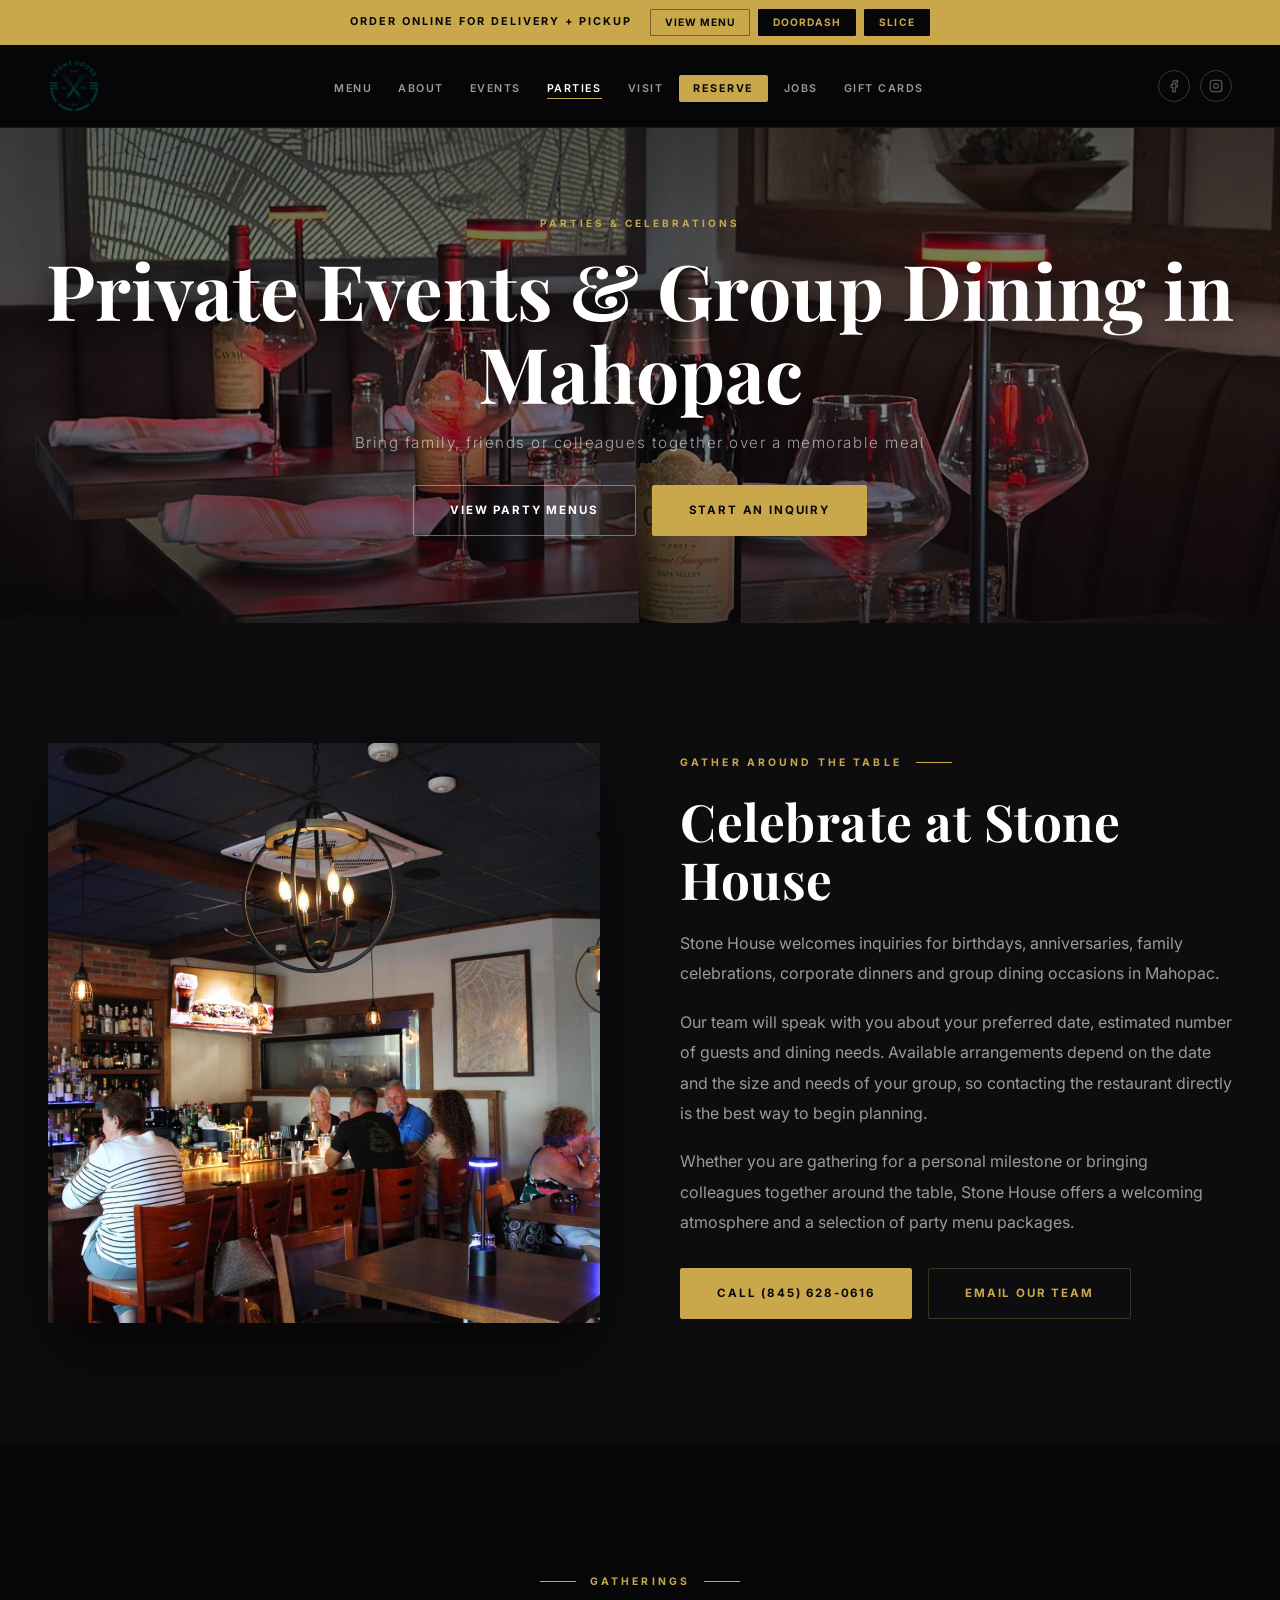
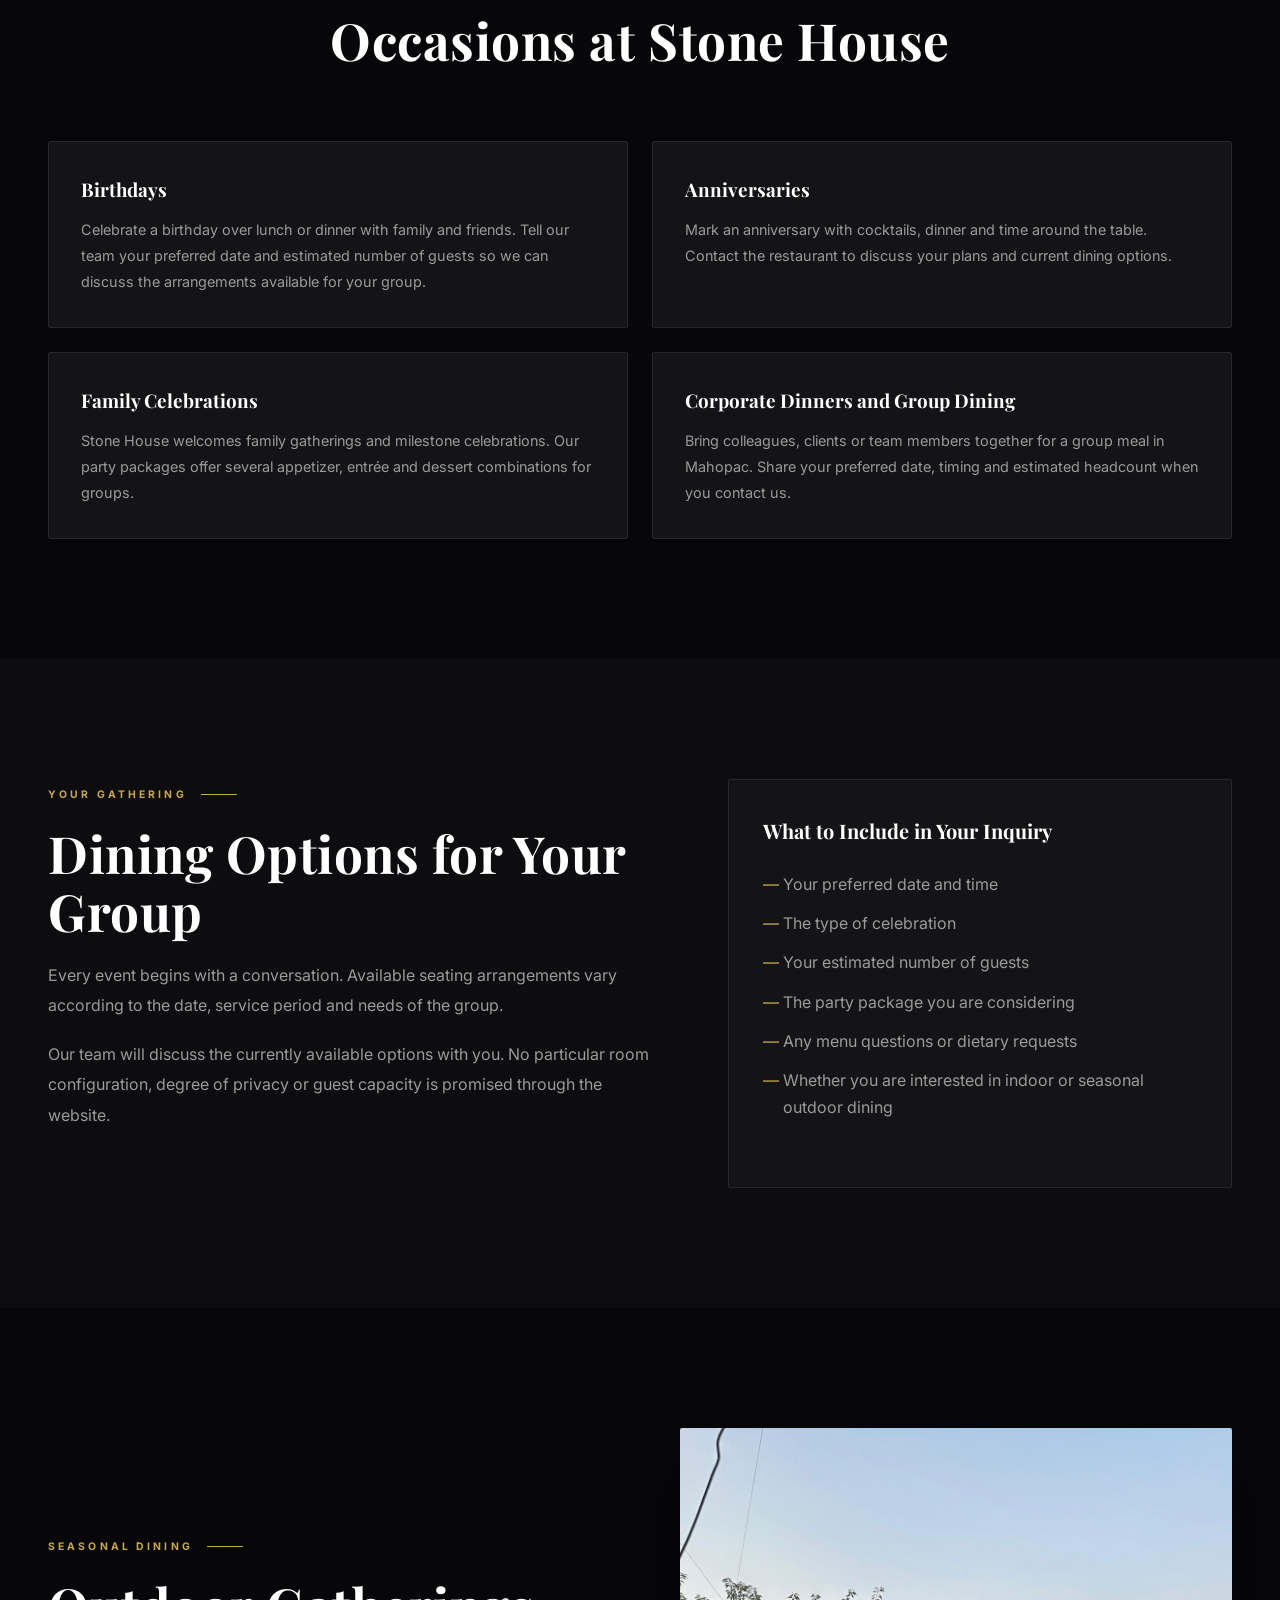
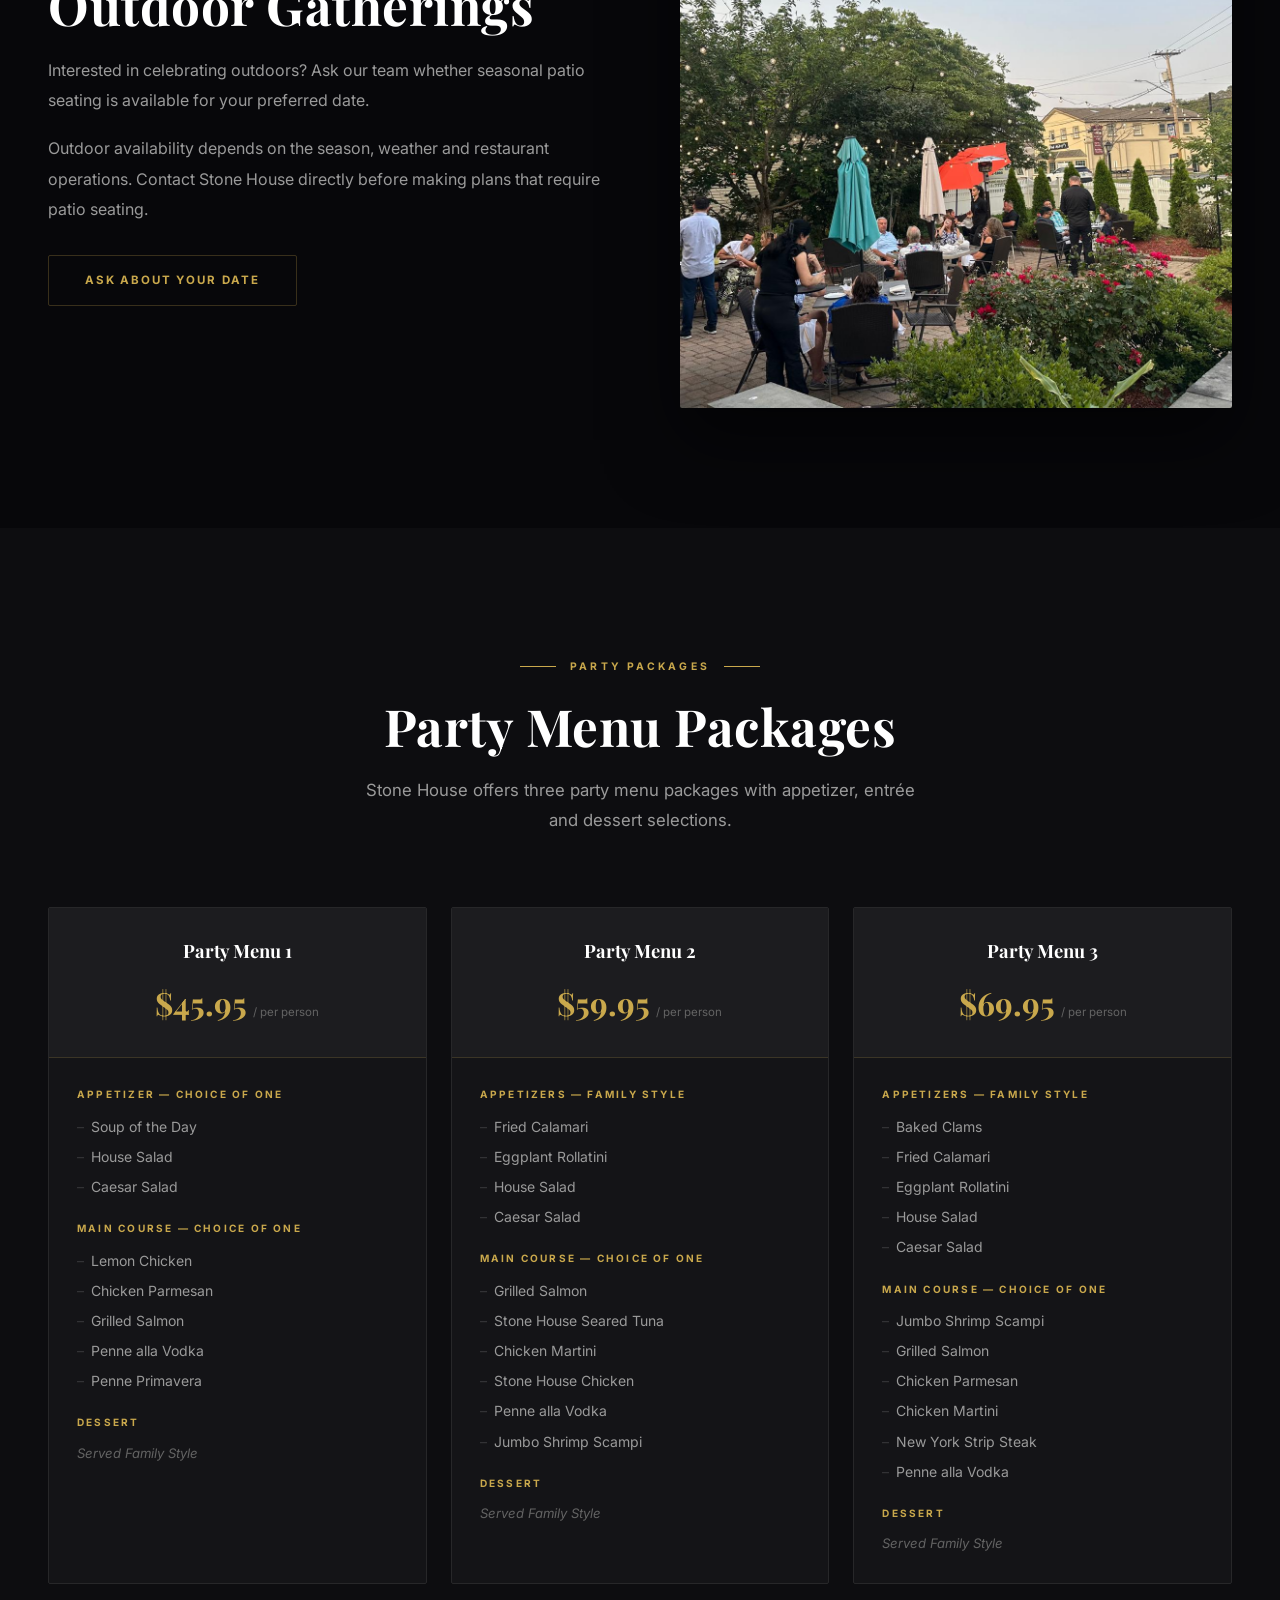
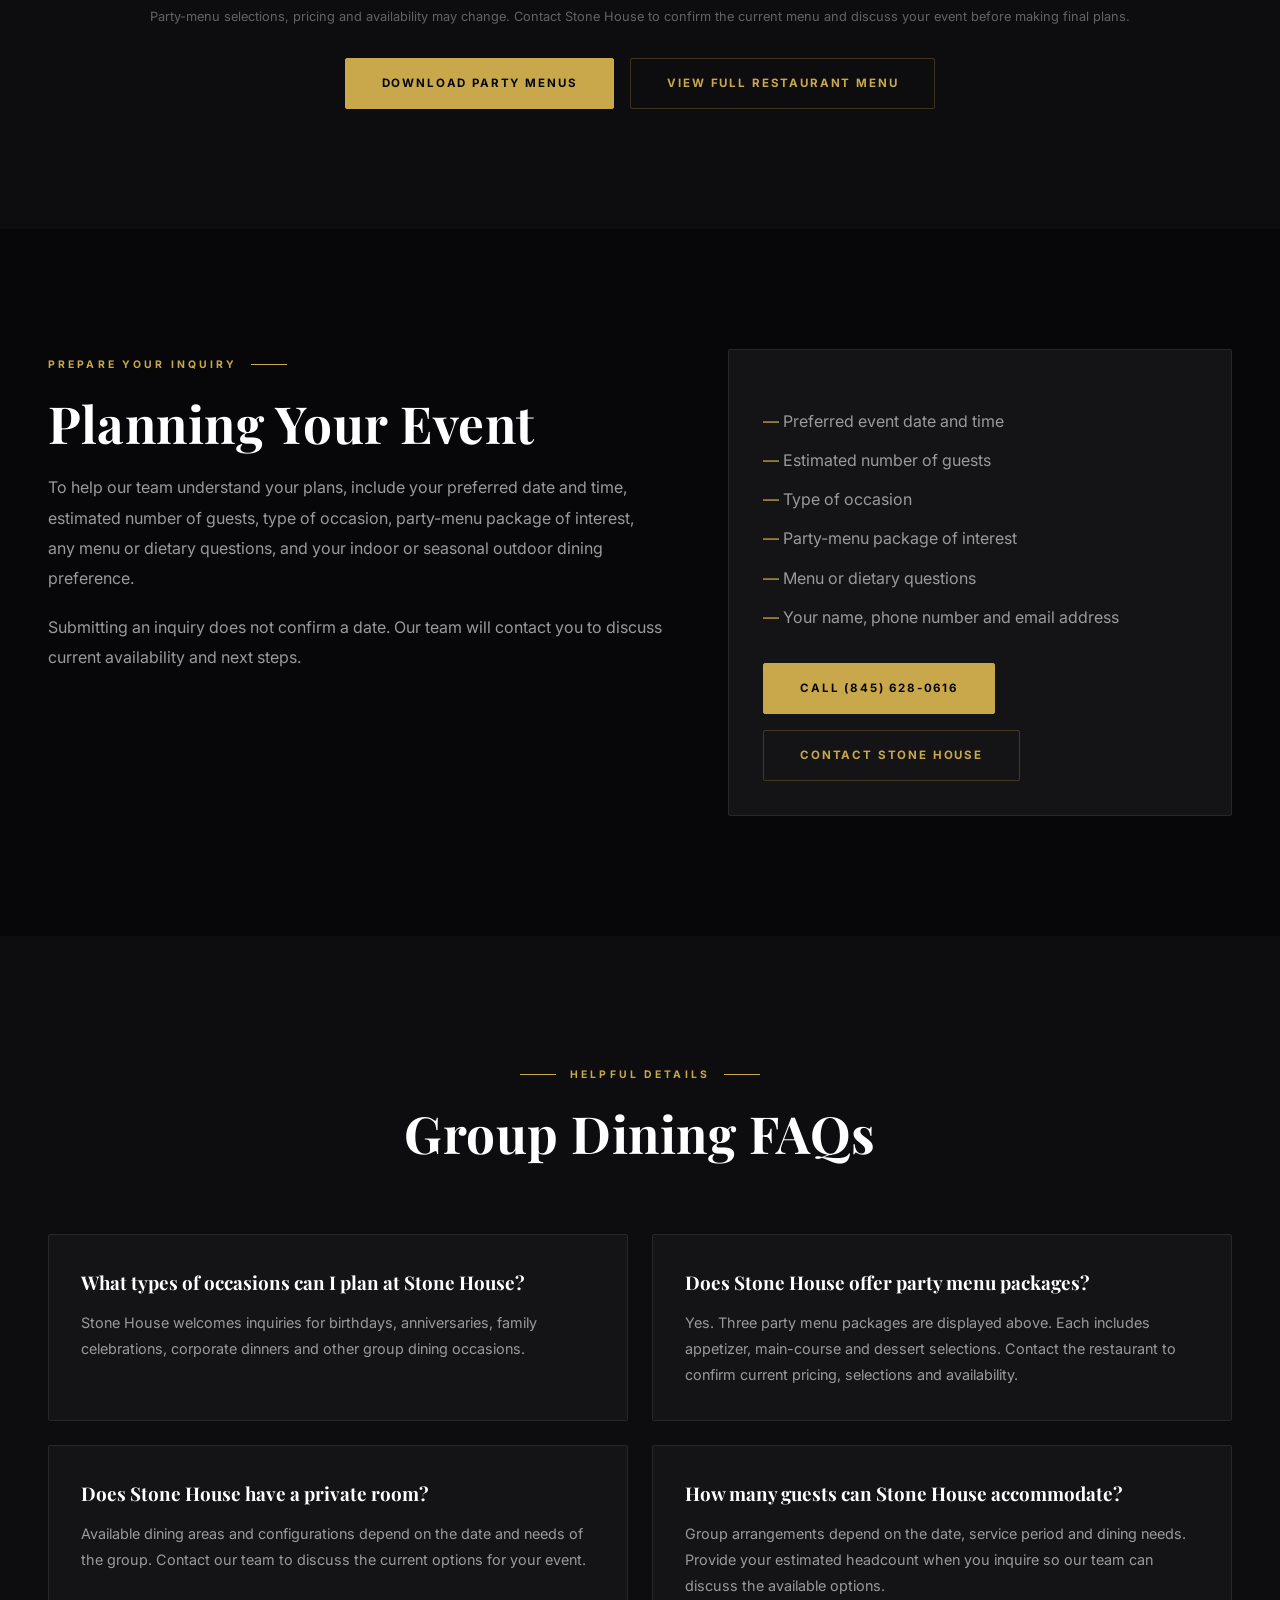
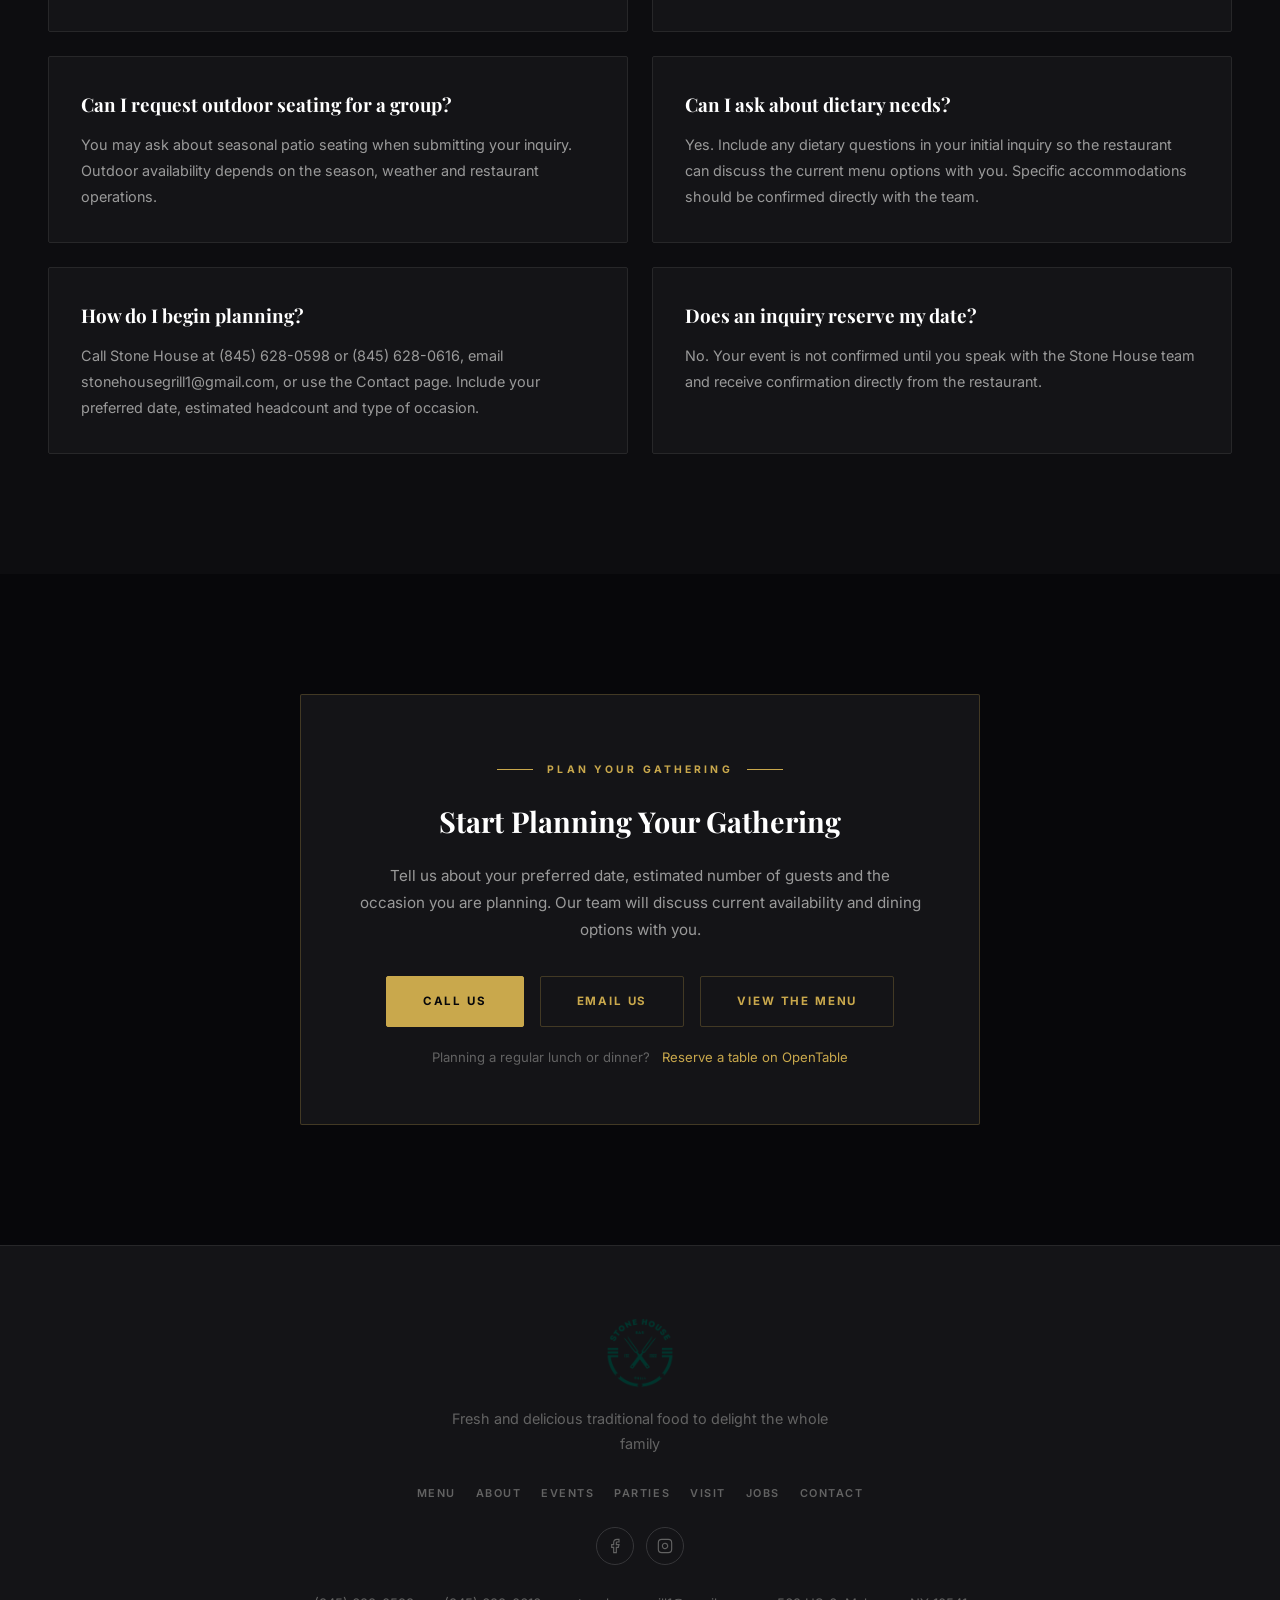
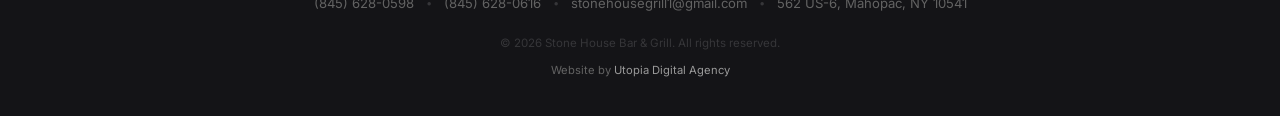
<file: parties.html>
<!DOCTYPE html>
<html lang="en">
<head>
  <!-- Google tag (gtag.js) -->
  <script async src="https://www.googletagmanager.com/gtag/js?id=G-5H2GSYLBQ3"></script>
  <script>window.dataLayer=window.dataLayer||[];function gtag(){dataLayer.push(arguments);}gtag('js',new Date());gtag('config','G-5H2GSYLBQ3');</script>
  <meta charset="UTF-8" />
  <meta name="viewport" content="width=device-width, initial-scale=1.0" />
  <link rel="icon" href="/favicon.ico" sizes="any" />
  <link rel="icon" type="image/png" sizes="48x48" href="/favicon-48x48.png" />
  <link rel="icon" type="image/png" sizes="32x32" href="/favicon-32x32.png" />
  <link rel="icon" type="image/png" sizes="16x16" href="/favicon-16x16.png" />
  <link rel="apple-touch-icon" sizes="180x180" href="/apple-touch-icon.png" />
  <link rel="canonical" href="https://www.stonehouse-grill.com/parties.html" />
  <title>Private Events &amp; Group Dining in Mahopac | Stone House</title>
  <meta name="description" content="Plan a birthday, anniversary, family celebration or corporate dinner at Stone House in Mahopac. View party menus and contact our team." />
  <link rel="preconnect" href="https://fonts.googleapis.com" />
  <link rel="preconnect" href="https://fonts.gstatic.com" crossorigin />
  <link href="https://fonts.googleapis.com/css2?family=Playfair+Display:ital,wght@0,400;0,600;0,700;1,400&amp;family=Inter:wght@300;400;500;600;700&amp;display=swap" rel="stylesheet" />
  <link rel="stylesheet" href="style.css" />
</head>
<body>
  <div class="top-banner"><p class="banner-text">ORDER ONLINE FOR DELIVERY + PICKUP</p><div class="banner-btns"><a href="/menu.html" class="banner-btn">View Menu</a><a href="https://www.doordash.com/store/stone-house-grill-mahopac-25248792/" target="_blank" rel="noopener" class="banner-btn banner-btn--filled">DoorDash</a><a href="https://slicelife.com/restaurants/ny/mahopac/10541/stone-house-bar-grill/menu" target="_blank" rel="noopener" class="banner-btn banner-btn--filled">Slice</a></div></div>

  <header class="header" id="header"><div class="nav-inner container">
    <a href="/" class="nav-logo" aria-label="Stone House Bar &amp; Grill — Home"><img src="images/stone-house-logo.png" alt="Stone House Bar &amp; Grill" /></a>
    <ul class="nav-links" role="list"><li><a href="/menu.html" class="nav-link">MENU</a></li><li><a href="/about.html" class="nav-link">ABOUT</a></li><li><a href="/events.html" class="nav-link">EVENTS</a></li><li><a href="/parties.html" class="nav-link">PARTIES</a></li><li><a href="/visit-stone-house-mahopac.html" class="nav-link">VISIT</a></li><li><a href="https://www.opentable.com/r/stone-house-grill-mahopac" target="_blank" rel="noopener" class="nav-link nav-link--reserve">RESERVE</a></li><li><a href="/jobs.html" class="nav-link">JOBS</a></li><li><a href="https://order.toasttab.com/egiftcards/stone-house-market-grill-562-rt-6" target="_blank" rel="noopener" class="nav-link">GIFT CARDS</a></li></ul>
    <div class="nav-right"><div class="nav-social"><a href="https://www.facebook.com/stonehousegrillmarket" target="_blank" rel="noopener" aria-label="Facebook"><svg width="14" height="14" viewBox="0 0 24 24" fill="none" stroke="currentColor" stroke-width="1.8"><path d="M18 2h-3a5 5 0 00-5 5v3H7v4h3v8h4v-8h3l1-4h-4V7a1 1 0 011-1h3z"/></svg></a><a href="https://www.instagram.com/stonehousebarandgrill/" target="_blank" rel="noopener" aria-label="Instagram"><svg width="14" height="14" viewBox="0 0 24 24" fill="none" stroke="currentColor" stroke-width="1.8"><rect x="2" y="2" width="20" height="20" rx="5"/><path d="M16 11.37A4 4 0 1112.63 8 4 4 0 0116 11.37z"/></svg></a></div><button class="hamburger" id="hamburger" aria-label="Open navigation" aria-expanded="false"><span></span><span></span><span></span></button></div>
  </div></header>
  <nav class="mobile-nav" id="mobileNav" aria-label="Mobile navigation"><a href="/menu.html" class="nav-link">MENU</a><a href="/about.html" class="nav-link">ABOUT</a><a href="/events.html" class="nav-link">EVENTS</a><a href="/parties.html" class="nav-link">PARTIES</a><a href="/visit-stone-house-mahopac.html" class="nav-link">VISIT</a><a href="https://www.opentable.com/r/stone-house-grill-mahopac" target="_blank" rel="noopener" class="nav-link nav-link--reserve">RESERVE</a><a href="/jobs.html" class="nav-link">JOBS</a><a href="https://order.toasttab.com/egiftcards/stone-house-market-grill-562-rt-6" target="_blank" rel="noopener" class="nav-link">GIFT CARDS</a></nav>

  <section class="page-hero" style="background-image:url('images/barbootharea.jpg');"><div class="page-hero-overlay"></div><div class="page-hero-content"><p class="page-hero-eyebrow">Parties &amp; Celebrations</p><h1 class="page-hero-title">Private Events &amp; Group Dining in Mahopac</h1><p class="page-hero-sub">Bring family, friends or colleagues together over a memorable meal</p><div class="hero-btns" style="margin-top:30px;"><a href="#party-menus" class="btn btn--outline">View Party Menus</a><a href="#party-inquiry" class="btn btn--gold">Start an Inquiry</a></div></div></section>

  <main>
    <section class="section bg-dark"><div class="container split fade-in"><div class="split-image"><img src="images/bararea.jpg" alt="Stone House bar and dining area for group gatherings" loading="lazy" /></div><div class="split-content"><div class="section-tag section-tag--left">Gather Around the Table</div><h2 class="section-heading">Celebrate at Stone House</h2><p>Stone House welcomes inquiries for birthdays, anniversaries, family celebrations, corporate dinners and group dining occasions in Mahopac.</p><p>Our team will speak with you about your preferred date, estimated number of guests and dining needs. Available arrangements depend on the date and the size and needs of your group, so contacting the restaurant directly is the best way to begin planning.</p><p>Whether you are gathering for a personal milestone or bringing colleagues together around the table, Stone House offers a welcoming atmosphere and a selection of party menu packages.</p><div class="cta-btns" style="justify-content:flex-start;"><a href="tel:+18456280616" class="btn btn--gold">Call (845) 628-0616</a><a href="mailto:stonehousegrill1@gmail.com" class="btn btn--outline-gold">Email Our Team</a></div></div></div></section>

    <section class="section bg-black"><div class="container"><div class="section-header fade-in"><div class="section-tag">Gatherings</div><h2 class="section-heading">Occasions at Stone House</h2></div><div class="occasion-grid fade-in">
      <article class="occasion-card"><h3>Birthdays</h3><p>Celebrate a birthday over lunch or dinner with family and friends. Tell our team your preferred date and estimated number of guests so we can discuss the arrangements available for your group.</p></article>
      <article class="occasion-card"><h3>Anniversaries</h3><p>Mark an anniversary with cocktails, dinner and time around the table. Contact the restaurant to discuss your plans and current dining options.</p></article>
      <article class="occasion-card"><h3>Family Celebrations</h3><p>Stone House welcomes family gatherings and milestone celebrations. Our party packages offer several appetizer, entrée and dessert combinations for groups.</p></article>
      <article class="occasion-card"><h3>Corporate Dinners and Group Dining</h3><p>Bring colleagues, clients or team members together for a group meal in Mahopac. Share your preferred date, timing and estimated headcount when you contact us.</p></article>
    </div></div></section>

    <section class="section bg-dark"><div class="container planning-grid fade-in"><div class="split-content"><div class="section-tag section-tag--left">Your Gathering</div><h2 class="section-heading">Dining Options for Your Group</h2><p>Every event begins with a conversation. Available seating arrangements vary according to the date, service period and needs of the group.</p><p>Our team will discuss the currently available options with you. No particular room configuration, degree of privacy or guest capacity is promised through the website.</p></div><div class="planning-list"><h3 style="font-family:var(--font-h); color:var(--white); font-size:1.25rem;">What to Include in Your Inquiry</h3><ul class="content-list"><li>Your preferred date and time</li><li>The type of celebration</li><li>Your estimated number of guests</li><li>The party package you are considering</li><li>Any menu questions or dietary requests</li><li>Whether you are interested in indoor or seasonal outdoor dining</li></ul></div></div></section>

    <section class="section bg-black"><div class="container split split--reverse fade-in"><div class="split-content"><div class="section-tag section-tag--left">Seasonal Dining</div><h2 class="section-heading">Outdoor Gatherings</h2><p>Interested in celebrating outdoors? Ask our team whether seasonal patio seating is available for your preferred date.</p><p>Outdoor availability depends on the season, weather and restaurant operations. Contact Stone House directly before making plans that require patio seating.</p><a href="mailto:stonehousegrill1@gmail.com" class="btn btn--outline-gold">Ask About Your Date</a></div><div class="split-image"><img src="images/patioatmosphere.jpg" alt="Seasonal outdoor patio dining at Stone House" loading="lazy" /></div></div></section>

    <section class="section bg-dark" id="party-menus"><div class="container"><div class="section-header fade-in"><div class="section-tag">Party Packages</div><h2 class="section-heading">Party Menu Packages</h2><p class="section-sub">Stone House offers three party menu packages with appetizer, entrée and dessert selections.</p></div><div class="party-menu-grid fade-in">
      <article class="party-menu-card"><div class="party-menu-header"><h3>Party Menu 1</h3><span class="party-price-tag">$45.95 <small>/ per person</small></span></div><div class="party-menu-body"><div class="party-section"><span class="party-section-label">Appetizer — Choice of One</span><ul class="party-items"><li>Soup of the Day</li><li>House Salad</li><li>Caesar Salad</li></ul></div><div class="party-section"><span class="party-section-label">Main Course — Choice of One</span><ul class="party-items"><li>Lemon Chicken</li><li>Chicken Parmesan</li><li>Grilled Salmon</li><li>Penne alla Vodka</li><li>Penne Primavera</li></ul></div><div class="party-section"><span class="party-section-label">Dessert</span><p class="party-dessert">Served Family Style</p></div></div></article>
      <article class="party-menu-card fade-in--d1"><div class="party-menu-header"><h3>Party Menu 2</h3><span class="party-price-tag">$59.95 <small>/ per person</small></span></div><div class="party-menu-body"><div class="party-section"><span class="party-section-label">Appetizers — Family Style</span><ul class="party-items"><li>Fried Calamari</li><li>Eggplant Rollatini</li><li>House Salad</li><li>Caesar Salad</li></ul></div><div class="party-section"><span class="party-section-label">Main Course — Choice of One</span><ul class="party-items"><li>Grilled Salmon</li><li>Stone House Seared Tuna</li><li>Chicken Martini</li><li>Stone House Chicken</li><li>Penne alla Vodka</li><li>Jumbo Shrimp Scampi</li></ul></div><div class="party-section"><span class="party-section-label">Dessert</span><p class="party-dessert">Served Family Style</p></div></div></article>
      <article class="party-menu-card fade-in--d2"><div class="party-menu-header"><h3>Party Menu 3</h3><span class="party-price-tag">$69.95 <small>/ per person</small></span></div><div class="party-menu-body"><div class="party-section"><span class="party-section-label">Appetizers — Family Style</span><ul class="party-items"><li>Baked Clams</li><li>Fried Calamari</li><li>Eggplant Rollatini</li><li>House Salad</li><li>Caesar Salad</li></ul></div><div class="party-section"><span class="party-section-label">Main Course — Choice of One</span><ul class="party-items"><li>Jumbo Shrimp Scampi</li><li>Grilled Salmon</li><li>Chicken Parmesan</li><li>Chicken Martini</li><li>New York Strip Steak</li><li>Penne alla Vodka</li></ul></div><div class="party-section"><span class="party-section-label">Dessert</span><p class="party-dessert">Served Family Style</p></div></div></article>
    </div><p class="section-note" style="text-align:center;">Party-menu selections, pricing and availability may change. Contact Stone House to confirm the current menu and discuss your event before making final plans.</p><div class="cta-btns fade-in" style="margin-top:30px;"><a href="partymenus.pdf" target="_blank" rel="noopener" class="btn btn--gold">Download Party Menus</a><a href="/menu.html" class="btn btn--outline-gold">View Full Restaurant Menu</a></div></div></section>

    <section class="section bg-black"><div class="container planning-grid fade-in"><div class="split-content"><div class="section-tag section-tag--left">Prepare Your Inquiry</div><h2 class="section-heading">Planning Your Event</h2><p>To help our team understand your plans, include your preferred date and time, estimated number of guests, type of occasion, party-menu package of interest, any menu or dietary questions, and your indoor or seasonal outdoor dining preference.</p><p>Submitting an inquiry does not confirm a date. Our team will contact you to discuss current availability and next steps.</p></div><div class="planning-list"><ul class="content-list"><li>Preferred event date and time</li><li>Estimated number of guests</li><li>Type of occasion</li><li>Party-menu package of interest</li><li>Menu or dietary questions</li><li>Your name, phone number and email address</li></ul><div class="cta-btns" style="justify-content:flex-start;"><a href="tel:+18456280616" class="btn btn--gold">Call (845) 628-0616</a><a href="/contact.html" class="btn btn--outline-gold">Contact Stone House</a></div></div></div></section>

    <section class="section bg-dark"><div class="container"><div class="section-header fade-in"><div class="section-tag">Helpful Details</div><h2 class="section-heading">Group Dining FAQs</h2></div><div class="faq-grid fade-in">
      <article class="faq-item"><h3>What types of occasions can I plan at Stone House?</h3><p>Stone House welcomes inquiries for birthdays, anniversaries, family celebrations, corporate dinners and other group dining occasions.</p></article>
      <article class="faq-item"><h3>Does Stone House offer party menu packages?</h3><p>Yes. Three party menu packages are displayed above. Each includes appetizer, main-course and dessert selections. Contact the restaurant to confirm current pricing, selections and availability.</p></article>
      <article class="faq-item"><h3>Does Stone House have a private room?</h3><p>Available dining areas and configurations depend on the date and needs of the group. Contact our team to discuss the current options for your event.</p></article>
      <article class="faq-item"><h3>How many guests can Stone House accommodate?</h3><p>Group arrangements depend on the date, service period and dining needs. Provide your estimated headcount when you inquire so our team can discuss the available options.</p></article>
      <article class="faq-item"><h3>Can I request outdoor seating for a group?</h3><p>You may ask about seasonal patio seating when submitting your inquiry. Outdoor availability depends on the season, weather and restaurant operations.</p></article>
      <article class="faq-item"><h3>Can I ask about dietary needs?</h3><p>Yes. Include any dietary questions in your initial inquiry so the restaurant can discuss the current menu options with you. Specific accommodations should be confirmed directly with the team.</p></article>
      <article class="faq-item"><h3>How do I begin planning?</h3><p>Call Stone House at (845) 628-0598 or (845) 628-0616, email stonehousegrill1@gmail.com, or use the Contact page. Include your preferred date, estimated headcount and type of occasion.</p></article>
      <article class="faq-item"><h3>Does an inquiry reserve my date?</h3><p>No. Your event is not confirmed until you speak with the Stone House team and receive confirmation directly from the restaurant.</p></article>
    </div></div></section>

    <section class="section bg-black" id="party-inquiry"><div class="container fade-in"><div class="party-cta-box"><div class="section-tag" style="justify-content:center; margin-bottom:20px;">Plan Your Gathering</div><h3>Start Planning Your Gathering</h3><p>Tell us about your preferred date, estimated number of guests and the occasion you are planning. Our team will discuss current availability and dining options with you.</p><div class="cta-btns"><a href="tel:+18456280616" class="btn btn--gold">Call Us</a><a href="mailto:stonehousegrill1@gmail.com" class="btn btn--outline-gold">Email Us</a><a href="/menu.html" class="btn btn--outline-gold">View the Menu</a></div><div class="party-contact-row"><span>Planning a regular lunch or dinner?</span><a href="https://www.opentable.com/r/stone-house-grill-mahopac" target="_blank" rel="noopener">Reserve a table on OpenTable</a></div></div></div></section>
  </main>

  <footer class="footer"><div class="container footer-inner"><div class="footer-logo"><img src="images/stone-house-logo.png" alt="Stone House Bar &amp; Grill" loading="lazy" /></div><p class="footer-tagline">Fresh and delicious traditional food to delight the whole family</p><nav class="footer-nav" aria-label="Footer navigation"><a href="/menu.html">Menu</a><a href="/about.html">About</a><a href="/events.html">Events</a><a href="/parties.html">Parties</a><a href="/visit-stone-house-mahopac.html">Visit</a><a href="/jobs.html">Jobs</a><a href="/contact.html">Contact</a></nav><div class="footer-social"><a href="https://www.facebook.com/stonehousegrillmarket" target="_blank" rel="noopener" aria-label="Facebook"><svg width="16" height="16" viewBox="0 0 24 24" fill="none" stroke="currentColor" stroke-width="1.7"><path d="M18 2h-3a5 5 0 00-5 5v3H7v4h3v8h4v-8h3l1-4h-4V7a1 1 0 011-1h3z"/></svg></a><a href="https://www.instagram.com/stonehousebarandgrill/" target="_blank" rel="noopener" aria-label="Instagram"><svg width="16" height="16" viewBox="0 0 24 24" fill="none" stroke="currentColor" stroke-width="1.7"><rect x="2" y="2" width="20" height="20" rx="5"/><path d="M16 11.37A4 4 0 1112.63 8 4 4 0 0116 11.37z"/></svg></a></div><div class="footer-contact-strip"><a href="tel:+18456280598">(845) 628-0598</a><span class="footer-dot">&bull;</span><a href="tel:+18456280616">(845) 628-0616</a><span class="footer-dot">&bull;</span><a href="mailto:stonehousegrill1@gmail.com">stonehousegrill1@gmail.com</a><span class="footer-dot">&bull;</span><span>562 US-6, Mahopac, NY 10541</span></div><p class="footer-copy">&copy; 2026 Stone House Bar &amp; Grill. All rights reserved.</p><p class="footer-credit">Website by <a href="https://www.utopia-agency.com/" target="_blank" rel="noopener noreferrer">Utopia Digital Agency</a></p></div></footer>
  <script src="script.js"></script>
</body>
</html>
</file>
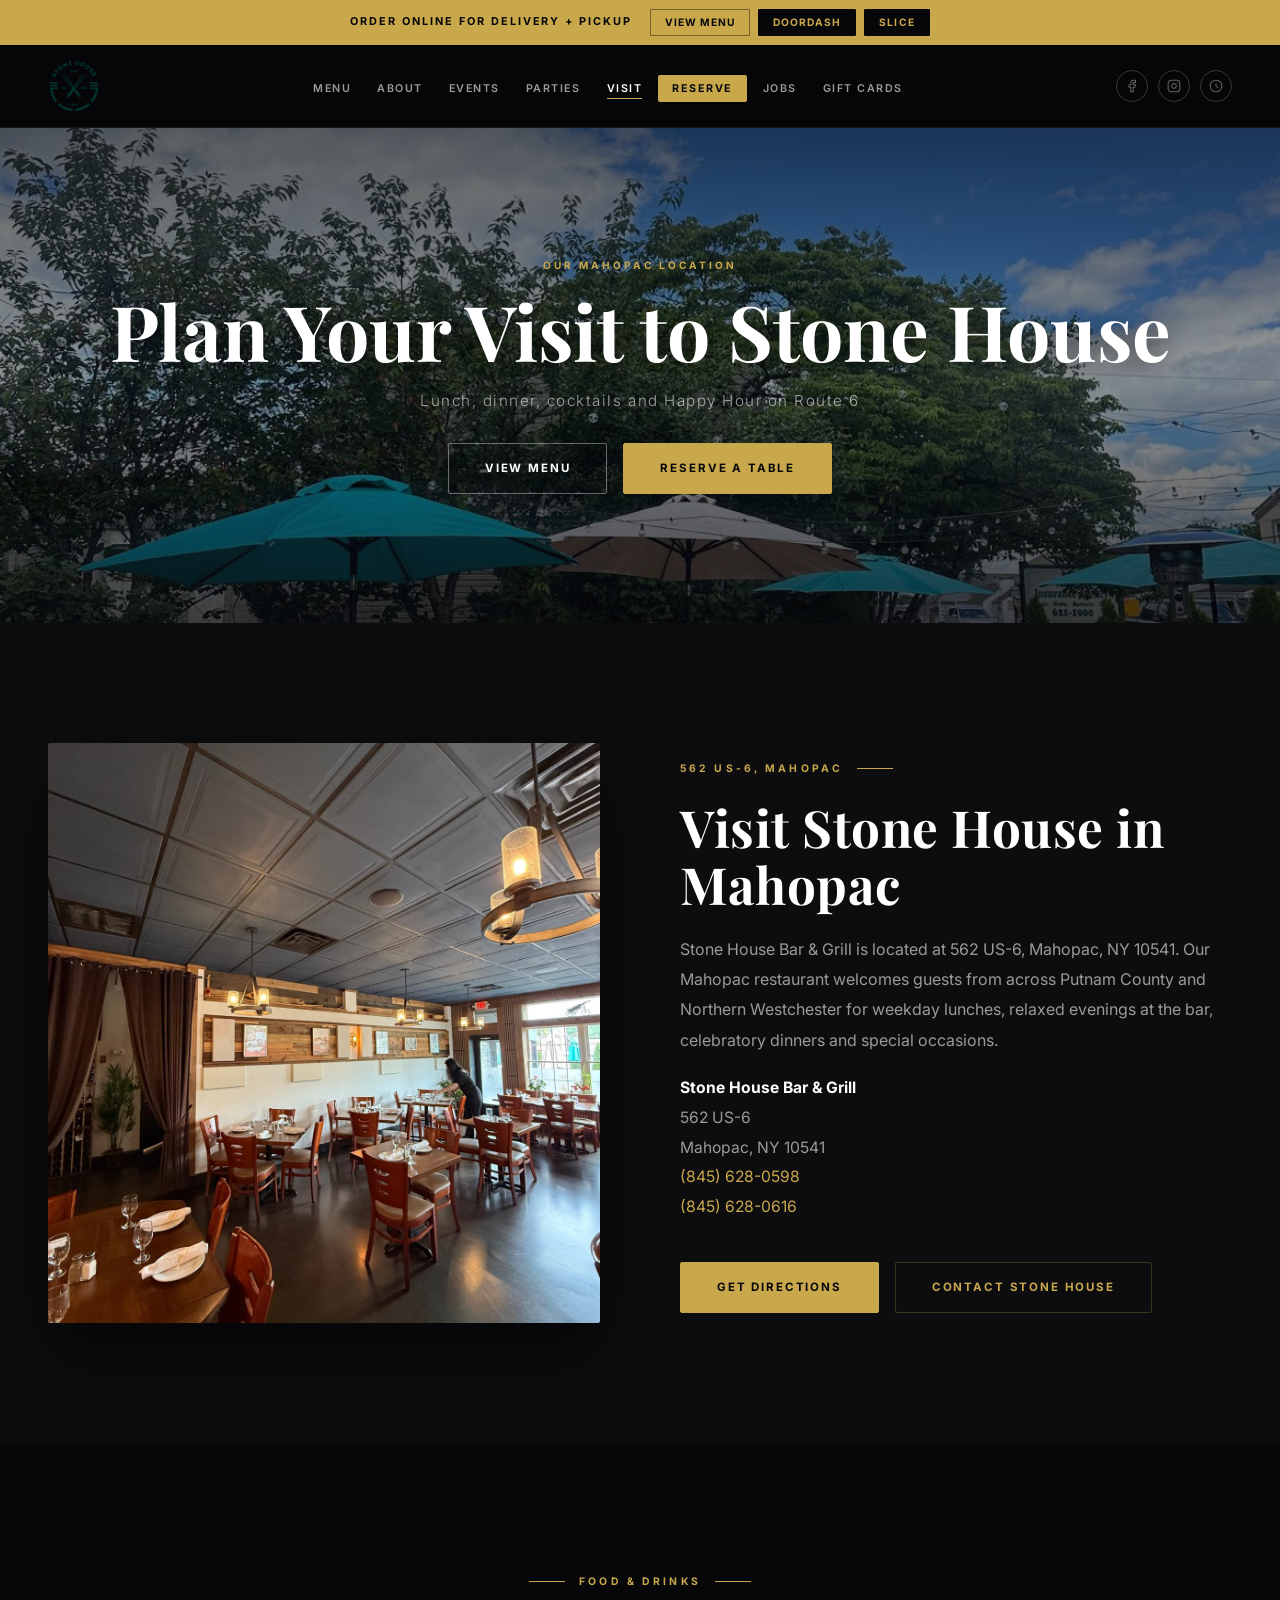
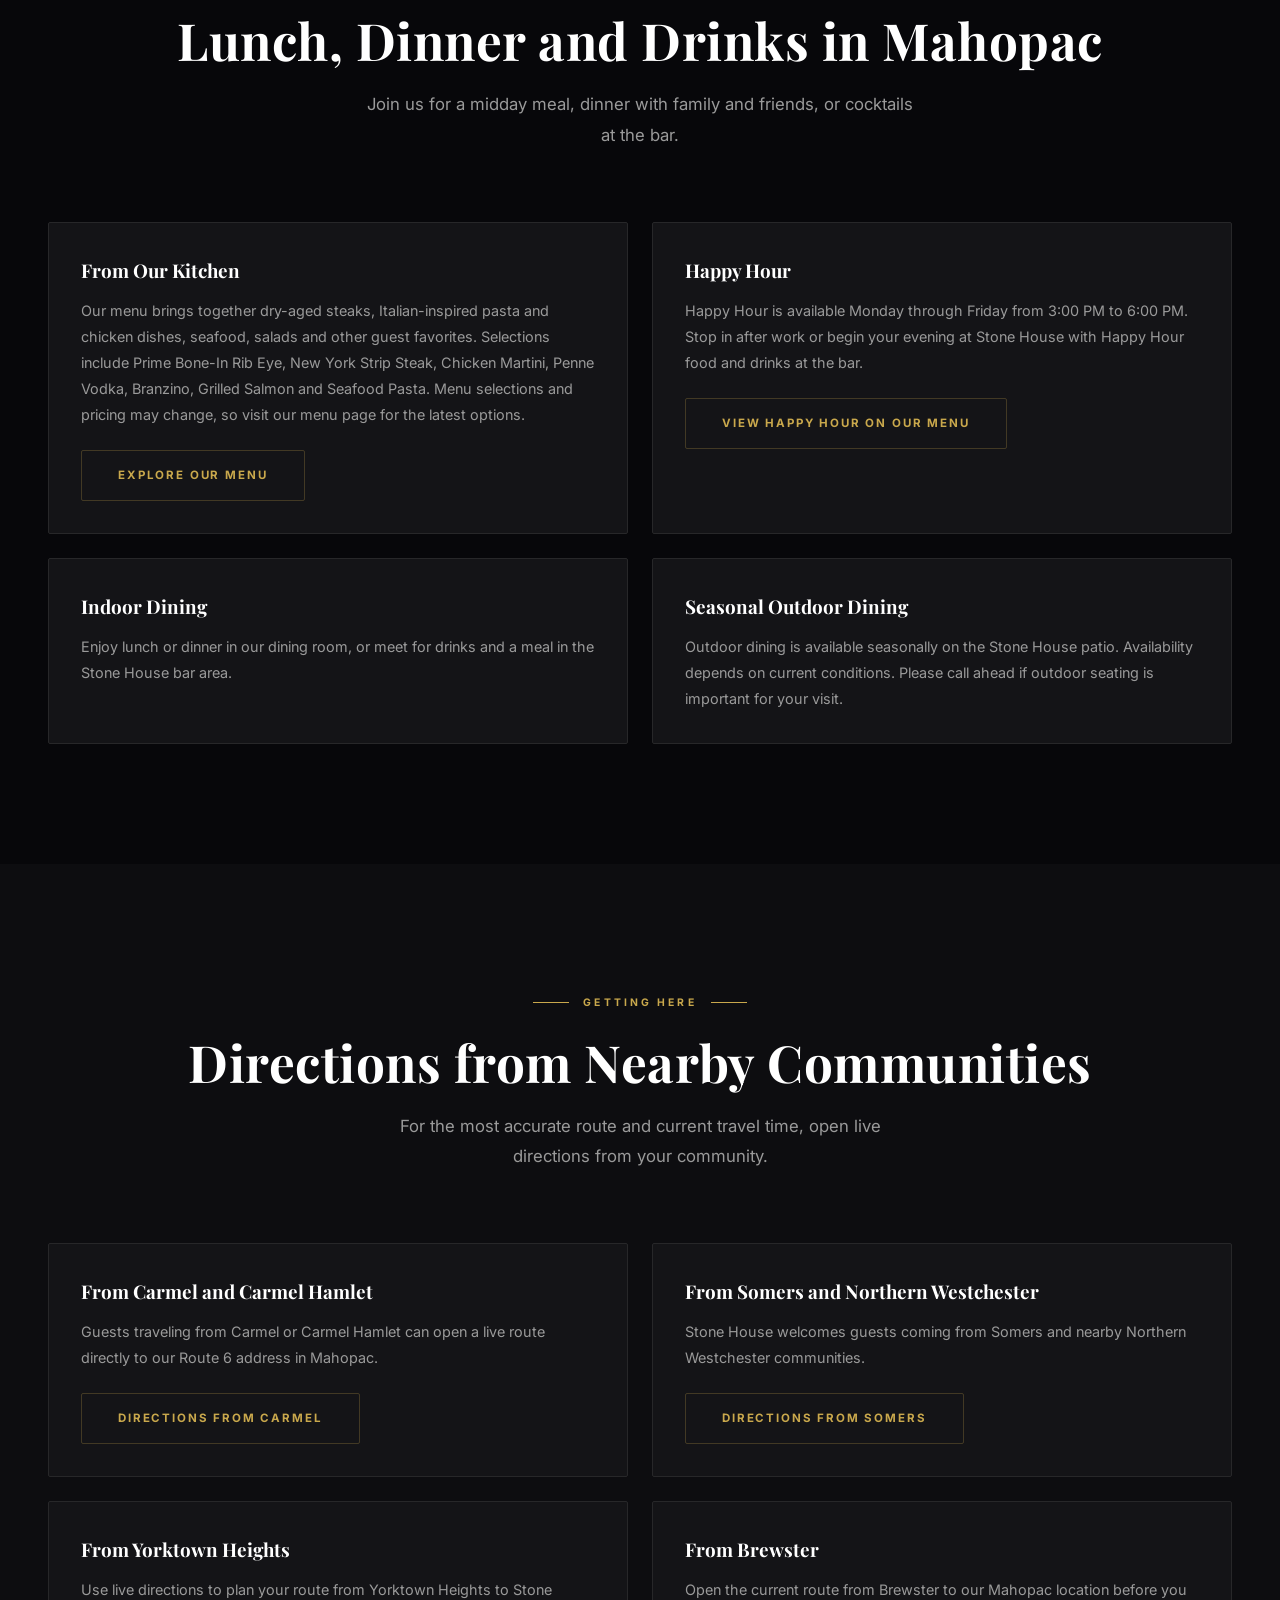
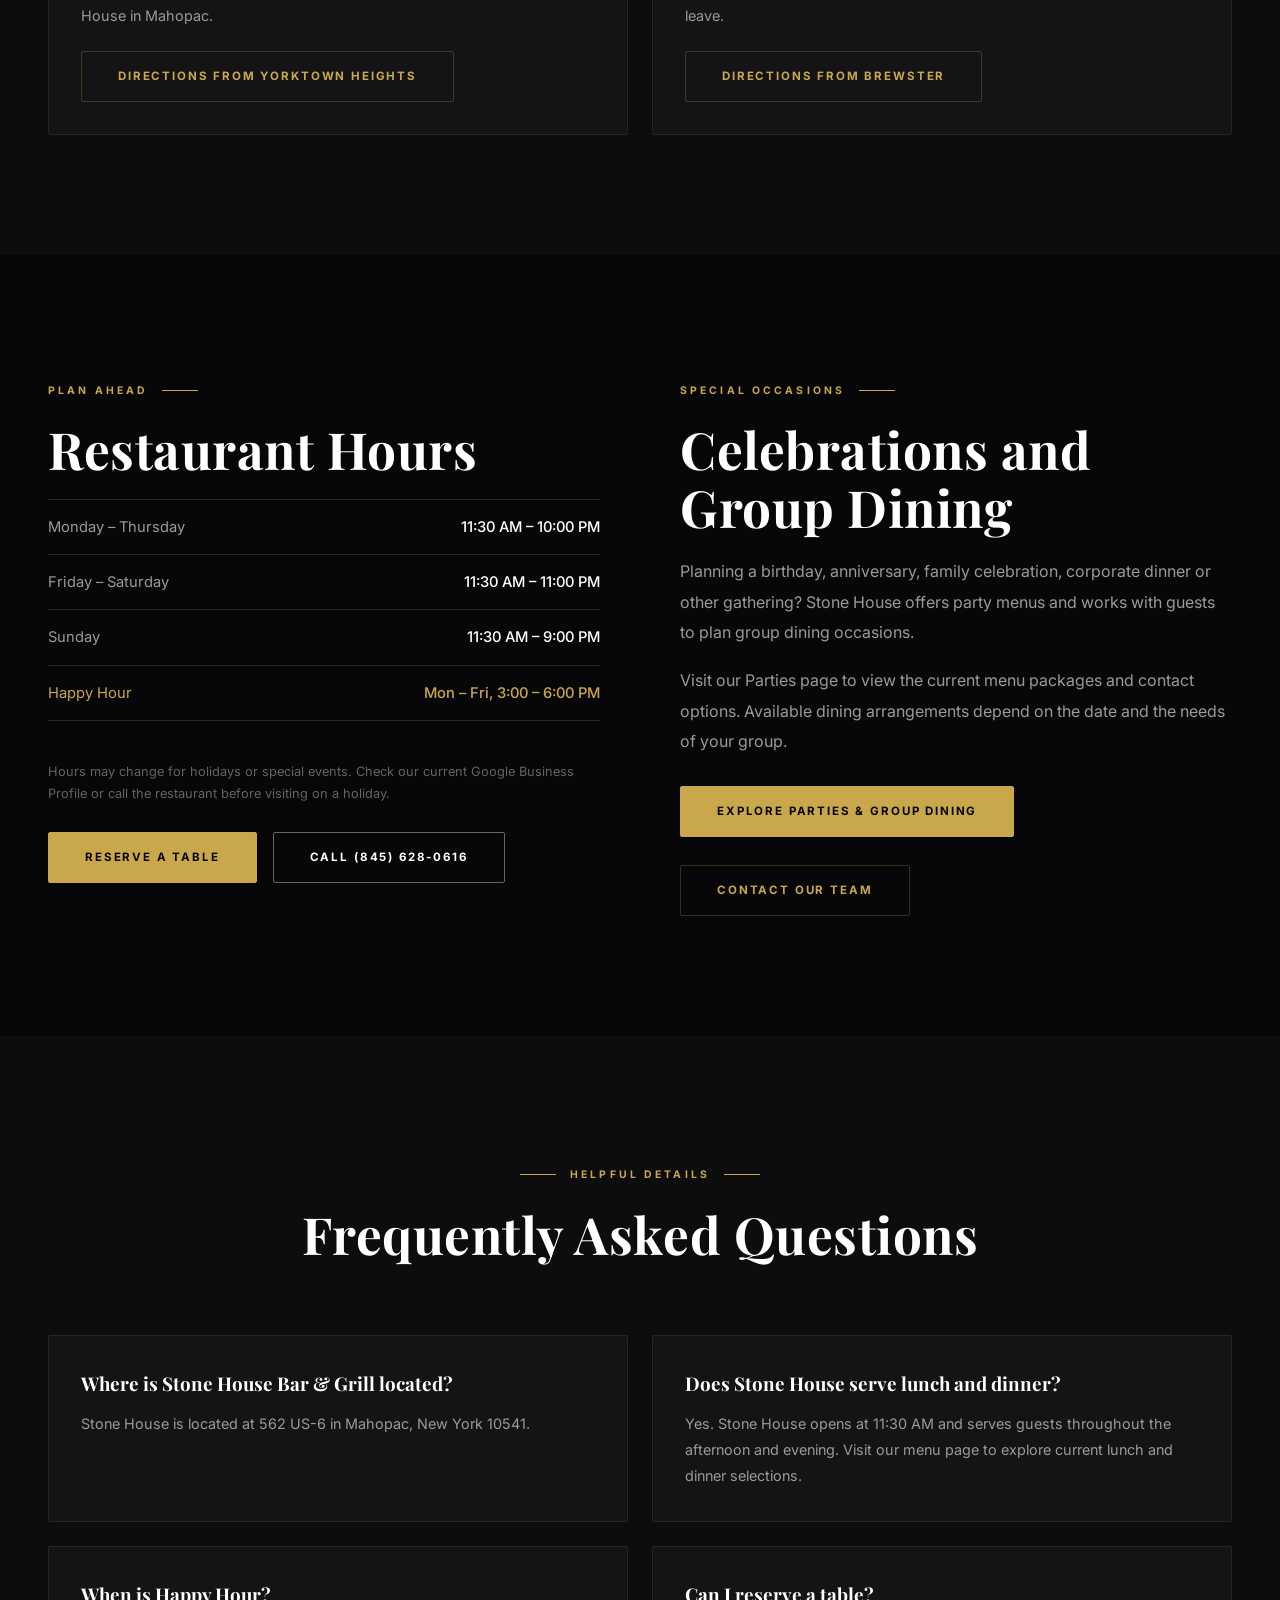
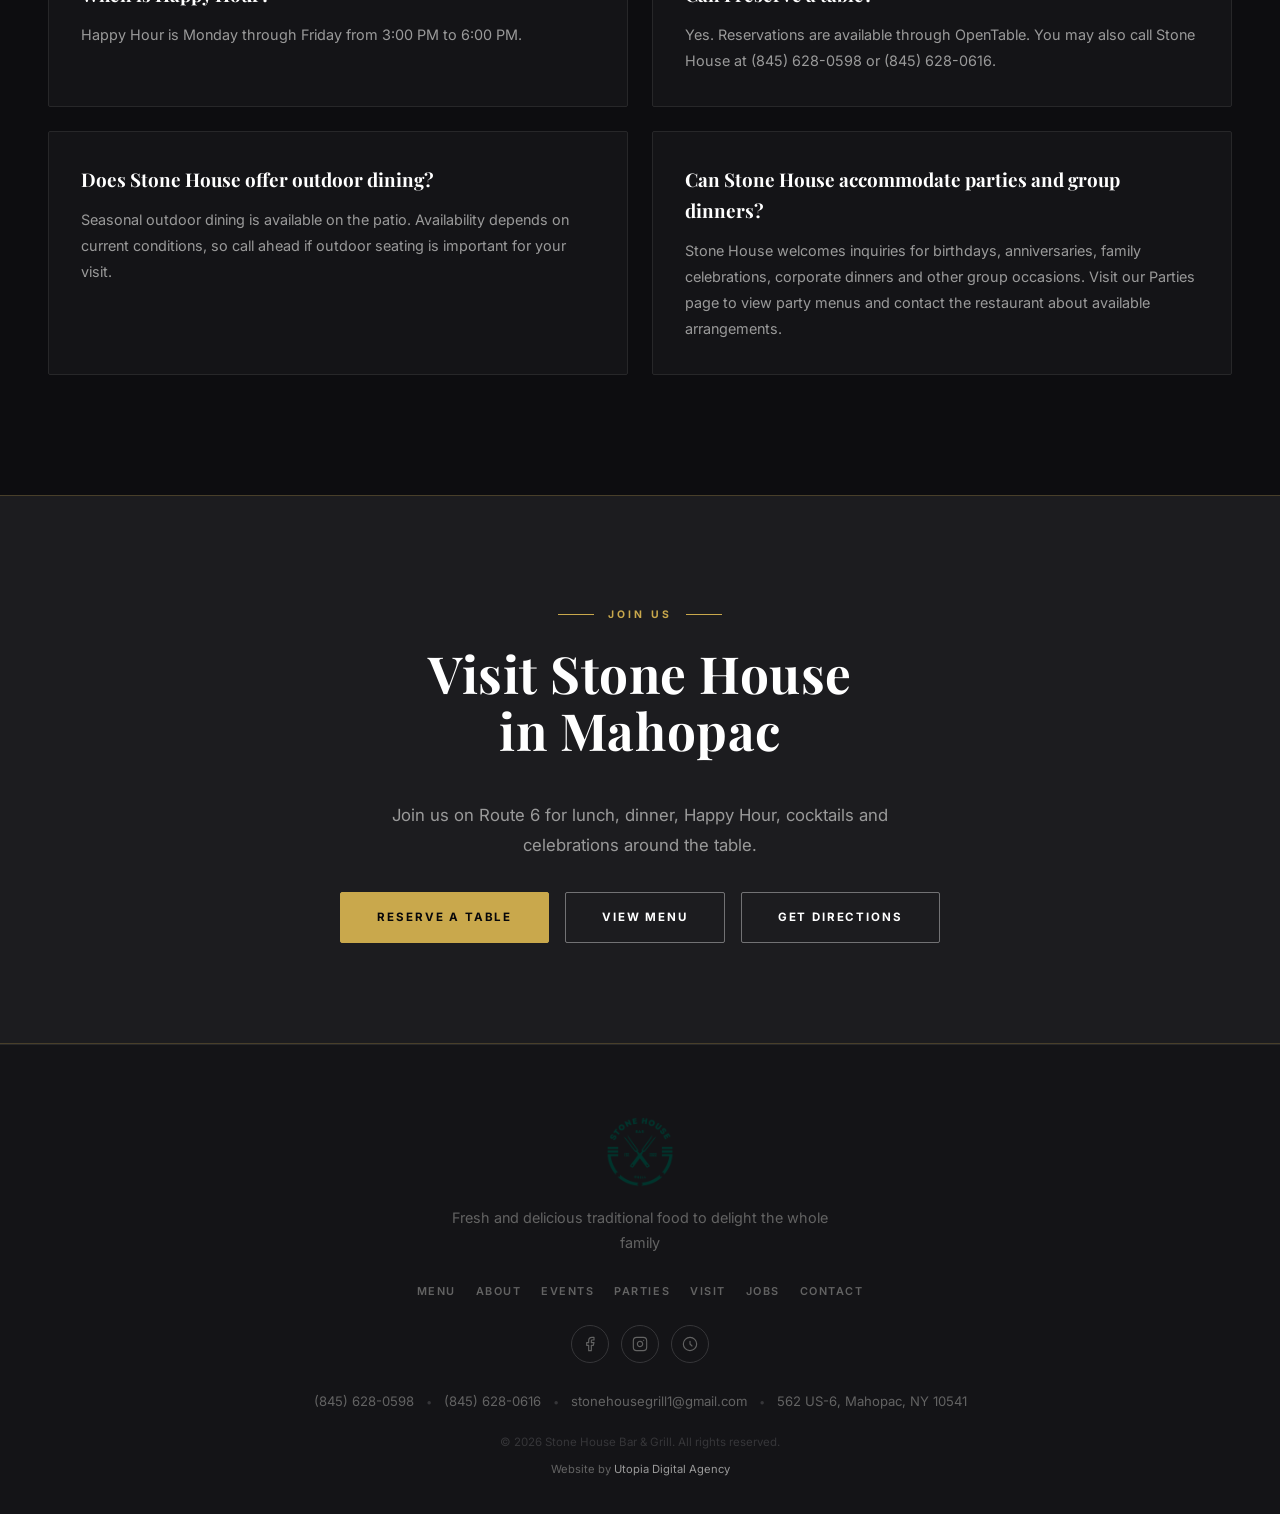
<file: visit-stone-house-mahopac.html>
<!DOCTYPE html>
<html lang="en">
<head>
  <!-- Google tag (gtag.js) -->
  <script async src="https://www.googletagmanager.com/gtag/js?id=G-5H2GSYLBQ3"></script>
  <script>
    window.dataLayer = window.dataLayer || [];
    function gtag(){dataLayer.push(arguments);}
    gtag('js', new Date());
    gtag('config', 'G-5H2GSYLBQ3');
  </script>
  <meta charset="UTF-8" />
  <meta name="viewport" content="width=device-width, initial-scale=1.0" />
  <link rel="icon" href="/favicon.ico" sizes="any" />
  <link rel="icon" type="image/png" sizes="48x48" href="/favicon-48x48.png" />
  <link rel="icon" type="image/png" sizes="32x32" href="/favicon-32x32.png" />
  <link rel="icon" type="image/png" sizes="16x16" href="/favicon-16x16.png" />
  <link rel="apple-touch-icon" sizes="180x180" href="/apple-touch-icon.png" />
  <link rel="canonical" href="https://www.stonehouse-grill.com/visit-stone-house-mahopac.html" />
  <title>Visit Stone House Bar &amp; Grill in Mahopac, NY</title>
  <meta name="description" content="Plan your visit to Stone House Bar &amp; Grill at 562 US-6 in Mahopac, NY. Find directions, hours, Happy Hour details, menus and reservations." />
  <link rel="preconnect" href="https://fonts.googleapis.com" />
  <link rel="preconnect" href="https://fonts.gstatic.com" crossorigin />
  <link href="https://fonts.googleapis.com/css2?family=Playfair+Display:ital,wght@0,400;0,600;0,700;1,400&amp;family=Inter:wght@300;400;500;600;700&amp;display=swap" rel="stylesheet" />
  <link rel="stylesheet" href="style.css" />
</head>
<body>

  <div class="top-banner">
    <p class="banner-text">ORDER ONLINE FOR DELIVERY + PICKUP</p>
    <div class="banner-btns">
      <a href="/menu.html" class="banner-btn">View Menu</a>
      <a href="https://www.doordash.com/store/stone-house-grill-mahopac-25248792/" target="_blank" rel="noopener" class="banner-btn banner-btn--filled">DoorDash</a>
      <a href="https://slicelife.com/restaurants/ny/mahopac/10541/stone-house-bar-grill/menu" target="_blank" rel="noopener" class="banner-btn banner-btn--filled">Slice</a>
    </div>
  </div>

  <header class="header" id="header">
    <div class="nav-inner container">
      <a href="/" class="nav-logo" aria-label="Stone House Bar &amp; Grill — Home"><img src="images/stone-house-logo.png" alt="Stone House Bar &amp; Grill" /></a>
      <ul class="nav-links" role="list">
        <li><a href="/menu.html" class="nav-link">MENU</a></li>
        <li><a href="/about.html" class="nav-link">ABOUT</a></li>
        <li><a href="/events.html" class="nav-link">EVENTS</a></li>
        <li><a href="/parties.html" class="nav-link">PARTIES</a></li>
        <li><a href="/visit-stone-house-mahopac.html" class="nav-link">VISIT</a></li>
        <li><a href="https://www.opentable.com/r/stone-house-grill-mahopac" target="_blank" rel="noopener" class="nav-link nav-link--reserve">RESERVE</a></li>
        <li><a href="/jobs.html" class="nav-link">JOBS</a></li>
        <li><a href="https://order.toasttab.com/egiftcards/stone-house-market-grill-562-rt-6" target="_blank" rel="noopener" class="nav-link">GIFT CARDS</a></li>
      </ul>
      <div class="nav-right">
        <div class="nav-social">
          <a href="https://www.facebook.com/stonehousegrillmarket" target="_blank" rel="noopener" aria-label="Facebook"><svg width="14" height="14" viewBox="0 0 24 24" fill="none" stroke="currentColor" stroke-width="1.8" stroke-linecap="round" stroke-linejoin="round"><path d="M18 2h-3a5 5 0 00-5 5v3H7v4h3v8h4v-8h3l1-4h-4V7a1 1 0 011-1h3z"/></svg></a>
          <a href="https://www.instagram.com/stonehousebarandgrill/" target="_blank" rel="noopener" aria-label="Instagram"><svg width="14" height="14" viewBox="0 0 24 24" fill="none" stroke="currentColor" stroke-width="1.8" stroke-linecap="round" stroke-linejoin="round"><rect x="2" y="2" width="20" height="20" rx="5" ry="5"/><path d="M16 11.37A4 4 0 1112.63 8 4 4 0 0116 11.37z"/><line x1="17.5" y1="6.5" x2="17.51" y2="6.5"/></svg></a>
          <a href="https://www.google.com/search?q=Stone+House+Bar+Grill+Mahopac+NY" target="_blank" rel="noopener" aria-label="Google"><svg width="14" height="14" viewBox="0 0 24 24" fill="none" stroke="currentColor" stroke-width="1.8" stroke-linecap="round" stroke-linejoin="round"><circle cx="12" cy="12" r="10"/><path d="M12 8v4l3 3"/></svg></a>
        </div>
        <button class="hamburger" id="hamburger" aria-label="Open navigation" aria-expanded="false"><span></span><span></span><span></span></button>
      </div>
    </div>
  </header>

  <nav class="mobile-nav" id="mobileNav" aria-label="Mobile navigation">
    <a href="/menu.html" class="nav-link">MENU</a><a href="/about.html" class="nav-link">ABOUT</a><a href="/events.html" class="nav-link">EVENTS</a>
    <a href="/parties.html" class="nav-link">PARTIES</a><a href="/visit-stone-house-mahopac.html" class="nav-link">VISIT</a><a href="https://www.opentable.com/r/stone-house-grill-mahopac" target="_blank" rel="noopener" class="nav-link nav-link--reserve">RESERVE</a>
    <a href="/jobs.html" class="nav-link">JOBS</a><a href="https://order.toasttab.com/egiftcards/stone-house-market-grill-562-rt-6" target="_blank" rel="noopener" class="nav-link">GIFT CARDS</a>
    <div class="mobile-nav-social">
      <a href="https://www.facebook.com/stonehousegrillmarket" target="_blank" rel="noopener" aria-label="Facebook"><svg width="16" height="16" viewBox="0 0 24 24" fill="none" stroke="currentColor" stroke-width="1.8" stroke-linecap="round" stroke-linejoin="round"><path d="M18 2h-3a5 5 0 00-5 5v3H7v4h3v8h4v-8h3l1-4h-4V7a1 1 0 011-1h3z"/></svg></a>
      <a href="https://www.instagram.com/stonehousebarandgrill/" target="_blank" rel="noopener" aria-label="Instagram"><svg width="16" height="16" viewBox="0 0 24 24" fill="none" stroke="currentColor" stroke-width="1.8" stroke-linecap="round" stroke-linejoin="round"><rect x="2" y="2" width="20" height="20" rx="5" ry="5"/><path d="M16 11.37A4 4 0 1112.63 8 4 4 0 0116 11.37z"/><line x1="17.5" y1="6.5" x2="17.51" y2="6.5"/></svg></a>
    </div>
  </nav>

  <section class="page-hero" style="background-image:url('images/outsidepatio.jpg');">
    <div class="page-hero-overlay"></div>
    <div class="page-hero-content">
      <p class="page-hero-eyebrow">Our Mahopac Location</p>
      <h1 class="page-hero-title">Plan Your Visit to Stone House</h1>
      <p class="page-hero-sub">Lunch, dinner, cocktails and Happy Hour on Route 6</p>
      <div class="hero-btns" style="margin-top:30px;">
        <a href="/menu.html" class="btn btn--outline">View Menu</a>
        <a href="https://www.opentable.com/r/stone-house-grill-mahopac" target="_blank" rel="noopener" class="btn btn--gold">Reserve a Table</a>
      </div>
    </div>
  </section>

  <main>
    <section class="section bg-dark">
      <div class="container split fade-in">
        <div class="split-image"><img src="images/mainarea.jpg" alt="Stone House Bar and Grill dining room in Mahopac" loading="lazy" /></div>
        <div class="split-content">
          <div class="section-tag section-tag--left">562 US-6, Mahopac</div>
          <h2 class="section-heading">Visit Stone House in Mahopac</h2>
          <p>Stone House Bar &amp; Grill is located at 562 US-6, Mahopac, NY 10541. Our Mahopac restaurant welcomes guests from across Putnam County and Northern Westchester for weekday lunches, relaxed evenings at the bar, celebratory dinners and special occasions.</p>
          <address class="visit-address"><strong>Stone House Bar &amp; Grill</strong><br />562 US-6<br />Mahopac, NY 10541<br /><a href="tel:+18456280598">(845) 628-0598</a><br /><a href="tel:+18456280616">(845) 628-0616</a></address>
          <div class="cta-btns" style="justify-content:flex-start;">
            <a href="https://www.google.com/maps/dir/?api=1&amp;destination=562+US-6%2C+Mahopac%2C+NY+10541" target="_blank" rel="noopener" class="btn btn--gold">Get Directions</a>
            <a href="/contact.html" class="btn btn--outline-gold">Contact Stone House</a>
          </div>
        </div>
      </div>
    </section>

    <section class="section bg-black">
      <div class="container">
        <div class="section-header fade-in">
          <div class="section-tag">Food &amp; Drinks</div>
          <h2 class="section-heading">Lunch, Dinner and Drinks in Mahopac</h2>
          <p class="section-sub">Join us for a midday meal, dinner with family and friends, or cocktails at the bar.</p>
        </div>
        <div class="visit-details-grid fade-in">
          <article class="visit-card">
            <h3>From Our Kitchen</h3>
            <p>Our menu brings together dry-aged steaks, Italian-inspired pasta and chicken dishes, seafood, salads and other guest favorites. Selections include Prime Bone-In Rib Eye, New York Strip Steak, Chicken Martini, Penne Vodka, Branzino, Grilled Salmon and Seafood Pasta. Menu selections and pricing may change, so visit our menu page for the latest options.</p>
            <a href="/menu.html" class="btn btn--outline-gold" style="margin-top:22px;">Explore Our Menu</a>
          </article>
          <article class="visit-card">
            <h3>Happy Hour</h3>
            <p>Happy Hour is available Monday through Friday from 3:00 PM to 6:00 PM. Stop in after work or begin your evening at Stone House with Happy Hour food and drinks at the bar.</p>
            <a href="/menu.html" class="btn btn--outline-gold" style="margin-top:22px;">View Happy Hour on Our Menu</a>
          </article>
          <article class="visit-card">
            <h3>Indoor Dining</h3>
            <p>Enjoy lunch or dinner in our dining room, or meet for drinks and a meal in the Stone House bar area.</p>
          </article>
          <article class="visit-card">
            <h3>Seasonal Outdoor Dining</h3>
            <p>Outdoor dining is available seasonally on the Stone House patio. Availability depends on current conditions. Please call ahead if outdoor seating is important for your visit.</p>
          </article>
        </div>
      </div>
    </section>

    <section class="section bg-dark">
      <div class="container">
        <div class="section-header fade-in">
          <div class="section-tag">Getting Here</div>
          <h2 class="section-heading">Directions from Nearby Communities</h2>
          <p class="section-sub">For the most accurate route and current travel time, open live directions from your community.</p>
        </div>
        <div class="route-grid fade-in">
          <article class="route-card">
            <h3>From Carmel and Carmel Hamlet</h3>
            <p>Guests traveling from Carmel or Carmel Hamlet can open a live route directly to our Route 6 address in Mahopac.</p>
            <a href="https://www.google.com/maps/dir/?api=1&amp;origin=Carmel+Hamlet%2C+NY&amp;destination=562+US-6%2C+Mahopac%2C+NY+10541" target="_blank" rel="noopener" class="btn btn--outline-gold">Directions from Carmel</a>
          </article>
          <article class="route-card">
            <h3>From Somers and Northern Westchester</h3>
            <p>Stone House welcomes guests coming from Somers and nearby Northern Westchester communities.</p>
            <a href="https://www.google.com/maps/dir/?api=1&amp;origin=Somers%2C+NY&amp;destination=562+US-6%2C+Mahopac%2C+NY+10541" target="_blank" rel="noopener" class="btn btn--outline-gold">Directions from Somers</a>
          </article>
          <article class="route-card">
            <h3>From Yorktown Heights</h3>
            <p>Use live directions to plan your route from Yorktown Heights to Stone House in Mahopac.</p>
            <a href="https://www.google.com/maps/dir/?api=1&amp;origin=Yorktown+Heights%2C+NY&amp;destination=562+US-6%2C+Mahopac%2C+NY+10541" target="_blank" rel="noopener" class="btn btn--outline-gold">Directions from Yorktown Heights</a>
          </article>
          <article class="route-card">
            <h3>From Brewster</h3>
            <p>Open the current route from Brewster to our Mahopac location before you leave.</p>
            <a href="https://www.google.com/maps/dir/?api=1&amp;origin=Brewster%2C+NY&amp;destination=562+US-6%2C+Mahopac%2C+NY+10541" target="_blank" rel="noopener" class="btn btn--outline-gold">Directions from Brewster</a>
          </article>
        </div>
      </div>
    </section>

    <section class="section bg-black">
      <div class="container contact-grid">
        <div class="fade-in">
          <div class="section-tag section-tag--left">Plan Ahead</div>
          <h2 class="section-heading">Restaurant Hours</h2>
          <div class="hours-table" role="table" aria-label="Restaurant hours">
            <div class="hours-row" role="row"><span class="hours-day">Monday – Thursday</span><span class="hours-time">11:30 AM – 10:00 PM</span></div>
            <div class="hours-row" role="row"><span class="hours-day">Friday – Saturday</span><span class="hours-time">11:30 AM – 11:00 PM</span></div>
            <div class="hours-row" role="row"><span class="hours-day">Sunday</span><span class="hours-time">11:30 AM – 9:00 PM</span></div>
            <div class="hours-row" role="row"><span class="hours-day" style="color:var(--gold);">Happy Hour</span><span class="hours-time" style="color:var(--gold);">Mon – Fri, 3:00 – 6:00 PM</span></div>
          </div>
          <p class="section-note">Hours may change for holidays or special events. Check our current Google Business Profile or call the restaurant before visiting on a holiday.</p>
          <div class="cta-btns" style="justify-content:flex-start; margin-top:28px;">
            <a href="https://www.opentable.com/r/stone-house-grill-mahopac" target="_blank" rel="noopener" class="btn btn--gold">Reserve a Table</a>
            <a href="tel:+18456280616" class="btn btn--outline">Call (845) 628-0616</a>
          </div>
        </div>
        <div class="split-content fade-in">
          <div class="section-tag section-tag--left">Special Occasions</div>
          <h2 class="section-heading">Celebrations and Group Dining</h2>
          <p>Planning a birthday, anniversary, family celebration, corporate dinner or other gathering? Stone House offers party menus and works with guests to plan group dining occasions.</p>
          <p>Visit our Parties page to view the current menu packages and contact options. Available dining arrangements depend on the date and the needs of your group.</p>
          <div class="cta-btns" style="justify-content:flex-start;">
            <a href="/parties.html" class="btn btn--gold">Explore Parties &amp; Group Dining</a>
            <a href="/contact.html" class="btn btn--outline-gold">Contact Our Team</a>
          </div>
        </div>
      </div>
    </section>

    <section class="section bg-dark">
      <div class="container">
        <div class="section-header fade-in">
          <div class="section-tag">Helpful Details</div>
          <h2 class="section-heading">Frequently Asked Questions</h2>
        </div>
        <div class="faq-grid fade-in">
          <article class="faq-item"><h3>Where is Stone House Bar &amp; Grill located?</h3><p>Stone House is located at 562 US-6 in Mahopac, New York 10541.</p></article>
          <article class="faq-item"><h3>Does Stone House serve lunch and dinner?</h3><p>Yes. Stone House opens at 11:30 AM and serves guests throughout the afternoon and evening. Visit our menu page to explore current lunch and dinner selections.</p></article>
          <article class="faq-item"><h3>When is Happy Hour?</h3><p>Happy Hour is Monday through Friday from 3:00 PM to 6:00 PM.</p></article>
          <article class="faq-item"><h3>Can I reserve a table?</h3><p>Yes. Reservations are available through OpenTable. You may also call Stone House at (845) 628-0598 or (845) 628-0616.</p></article>
          <article class="faq-item"><h3>Does Stone House offer outdoor dining?</h3><p>Seasonal outdoor dining is available on the patio. Availability depends on current conditions, so call ahead if outdoor seating is important for your visit.</p></article>
          <article class="faq-item"><h3>Can Stone House accommodate parties and group dinners?</h3><p>Stone House welcomes inquiries for birthdays, anniversaries, family celebrations, corporate dinners and other group occasions. Visit our Parties page to view party menus and contact the restaurant about available arrangements.</p></article>
        </div>
      </div>
    </section>

    <section class="cta-section fade-in">
      <div class="container">
        <div class="section-tag" style="justify-content:center;">Join Us</div>
        <h2 class="section-heading">Visit Stone House<br />in Mahopac</h2>
        <p class="section-sub" style="margin:0 auto 32px;">Join us on Route 6 for lunch, dinner, Happy Hour, cocktails and celebrations around the table.</p>
        <div class="cta-btns">
          <a href="https://www.opentable.com/r/stone-house-grill-mahopac" target="_blank" rel="noopener" class="btn btn--gold">Reserve a Table</a>
          <a href="/menu.html" class="btn btn--outline">View Menu</a>
          <a href="https://www.google.com/maps/dir/?api=1&amp;destination=562+US-6%2C+Mahopac%2C+NY+10541" target="_blank" rel="noopener" class="btn btn--outline">Get Directions</a>
        </div>
      </div>
    </section>
  </main>

  <footer class="footer">
    <div class="container footer-inner">
      <div class="footer-logo"><img src="images/stone-house-logo.png" alt="Stone House Bar &amp; Grill" loading="lazy" /></div>
      <p class="footer-tagline">Fresh and delicious traditional food to delight the whole family</p>
      <nav class="footer-nav" aria-label="Footer navigation"><a href="/menu.html">Menu</a><a href="/about.html">About</a><a href="/events.html">Events</a><a href="/parties.html">Parties</a><a href="/visit-stone-house-mahopac.html">Visit</a><a href="/jobs.html">Jobs</a><a href="/contact.html">Contact</a></nav>
      <div class="footer-social">
        <a href="https://www.facebook.com/stonehousegrillmarket" target="_blank" rel="noopener" aria-label="Facebook"><svg width="16" height="16" viewBox="0 0 24 24" fill="none" stroke="currentColor" stroke-width="1.7" stroke-linecap="round" stroke-linejoin="round"><path d="M18 2h-3a5 5 0 00-5 5v3H7v4h3v8h4v-8h3l1-4h-4V7a1 1 0 011-1h3z"/></svg></a>
        <a href="https://www.instagram.com/stonehousebarandgrill/" target="_blank" rel="noopener" aria-label="Instagram"><svg width="16" height="16" viewBox="0 0 24 24" fill="none" stroke="currentColor" stroke-width="1.7" stroke-linecap="round" stroke-linejoin="round"><rect x="2" y="2" width="20" height="20" rx="5" ry="5"/><path d="M16 11.37A4 4 0 1112.63 8 4 4 0 0116 11.37z"/><line x1="17.5" y1="6.5" x2="17.51" y2="6.5"/></svg></a>
        <a href="https://www.google.com/search?q=Stone+House+Bar+Grill+Mahopac+NY" target="_blank" rel="noopener" aria-label="Google"><svg width="16" height="16" viewBox="0 0 24 24" fill="none" stroke="currentColor" stroke-width="1.7" stroke-linecap="round" stroke-linejoin="round"><circle cx="12" cy="12" r="10"/><path d="M12 8v4l3 3"/></svg></a>
      </div>
      <div class="footer-contact-strip"><a href="tel:+18456280598">(845) 628-0598</a><span class="footer-dot">&bull;</span><a href="tel:+18456280616">(845) 628-0616</a><span class="footer-dot">&bull;</span><a href="mailto:stonehousegrill1@gmail.com">stonehousegrill1@gmail.com</a><span class="footer-dot">&bull;</span><span>562 US-6, Mahopac, NY 10541</span></div>
      <p class="footer-copy">&copy; 2026 Stone House Bar &amp; Grill. All rights reserved.</p>
      <p class="footer-credit">Website by <a href="https://www.utopia-agency.com/" target="_blank" rel="noopener noreferrer">Utopia Digital Agency</a></p>
    </div>
  </footer>

  <script src="script.js"></script>
</body>
</html>
</file>
<file: style.css>
/* ================================================================
   STONE HOUSE BAR & GRILL — Premium Multi-Page Design System
   ================================================================ */

/* ── VARIABLES ────────────────────────────────────────────────── */
:root {
  --black:       #07070a;
  --dark:        #0d0d10;
  --dark-2:      #141417;
  --dark-3:      #1c1c1f;
  --dark-4:      #272729;
  --dark-5:      #363639;
  --gold:        #c9a84c;
  --gold-light:  #d9bc78;
  --gold-dim:    rgba(201,168,76,0.12);
  --gold-border: rgba(201,168,76,0.25);
  --white:       #ffffff;
  --cream:       #f5f0e8;
  --gray:        #9a9a9a;
  --gray-2:      #636363;

  --font-h: 'Playfair Display', Georgia, serif;
  --font-b: 'Inter', system-ui, -apple-system, sans-serif;

  --ease:      cubic-bezier(0.4, 0, 0.2, 1);
  --dur:       0.35s;
  --container: 1280px;
  --nav-h:     82px;
  --section-v: 120px;
  --radius:    2px;
}

/* ── RESET ────────────────────────────────────────────────────── */
*, *::before, *::after { box-sizing: border-box; margin: 0; padding: 0; }
html { scroll-behavior: smooth; font-size: 16px; }
body {
  font-family: var(--font-b);
  background: var(--black);
  color: var(--white);
  line-height: 1.65;
  overflow-x: hidden;
  -webkit-font-smoothing: antialiased;
  opacity: 0;
  transition: opacity 0.45s ease;
}
body.page-ready { opacity: 1; }
img  { max-width: 100%; display: block; }
a    { text-decoration: none; color: inherit; }
ul   { list-style: none; }
address { font-style: normal; }

/* ── CONTAINER / LAYOUT ───────────────────────────────────────── */
.container {
  max-width: var(--container);
  margin-inline: auto;
  padding-inline: 48px;
}
.section { padding-block: var(--section-v); }

/* ── SECTION HEADER (centered, with gold tag + decorative lines) ─ */
.section-header { text-align: center; margin-bottom: 72px; }

.section-tag {
  display: inline-flex;
  align-items: center;
  gap: 14px;
  font-family: var(--font-b);
  font-size: 0.65rem;
  font-weight: 700;
  letter-spacing: 0.3em;
  text-transform: uppercase;
  color: var(--gold);
  margin-bottom: 22px;
}
.section-tag::before,
.section-tag::after {
  content: '';
  display: block;
  width: 36px;
  height: 1px;
  background: var(--gold);
}

.section-heading {
  font-family: var(--font-h);
  font-size: clamp(2rem, 4vw, 3.2rem);
  font-weight: 700;
  line-height: 1.12;
  color: var(--white);
  margin-bottom: 20px;
  letter-spacing: 0.01em;
}
.section-sub {
  font-size: 1.05rem;
  color: var(--gray);
  max-width: 560px;
  margin-inline: auto;
  line-height: 1.8;
}

/* Left-aligned section tag (for split sections) */
.section-tag--left { justify-content: flex-start; }
.section-tag--left::before { display: none; }

/* ── BUTTONS ──────────────────────────────────────────────────── */
.btn {
  display: inline-flex;
  align-items: center;
  gap: 10px;
  padding: 15px 36px;
  font-family: var(--font-b);
  font-size: 0.72rem;
  font-weight: 700;
  letter-spacing: 0.16em;
  text-transform: uppercase;
  border: 1.5px solid transparent;
  border-radius: var(--radius);
  cursor: pointer;
  transition: all var(--dur) var(--ease);
  white-space: nowrap;
}
.btn--gold {
  background: var(--gold);
  color: var(--black);
  border-color: var(--gold);
}
.btn--gold:hover {
  background: var(--gold-light);
  border-color: var(--gold-light);
  transform: translateY(-2px);
  box-shadow: 0 12px 32px rgba(201,168,76,0.28);
}
.btn--outline {
  background: transparent;
  color: var(--white);
  border-color: rgba(255,255,255,0.38);
}
.btn--outline:hover {
  border-color: var(--gold);
  color: var(--gold);
  transform: translateY(-2px);
}
.btn--outline-gold {
  background: transparent;
  color: var(--gold);
  border-color: var(--gold-border);
}
.btn--outline-gold:hover {
  background: var(--gold-dim);
  border-color: var(--gold);
}

/* ── FADE-IN ANIMATIONS (scroll reveal) ──────────────────────── */
.fade-in {
  opacity: 0;
  transform: translateY(28px);
  transition: opacity 0.75s var(--ease), transform 0.75s var(--ease);
}
.fade-in--d1 { transition-delay: 0.1s; }
.fade-in--d2 { transition-delay: 0.22s; }
.fade-in--d3 { transition-delay: 0.34s; }
.fade-in.visible { opacity: 1; transform: none; }

/* ── TOP BANNER ───────────────────────────────────────────────── */
.top-banner {
  background: var(--gold);
  color: var(--black);
  display: flex;
  align-items: center;
  justify-content: center;
  flex-wrap: wrap;
  gap: 10px 18px;
  padding: 9px 24px;
}
.banner-text {
  font-size: 0.68rem;
  font-weight: 700;
  letter-spacing: 0.18em;
  text-transform: uppercase;
}
.banner-btns { display: flex; gap: 8px; }
.banner-btn {
  font-size: 0.64rem;
  font-weight: 700;
  letter-spacing: 0.1em;
  text-transform: uppercase;
  padding: 4px 14px;
  border: 1.5px solid rgba(7,7,10,0.45);
  border-radius: 1px;
  color: var(--black);
  background: transparent;
  transition: all var(--dur) var(--ease);
}
.banner-btn:hover { background: var(--black); color: var(--gold); border-color: var(--black); }
.banner-btn--filled { background: var(--black); color: var(--gold); border-color: var(--black); }
.banner-btn--filled:hover { background: transparent; color: var(--black); }

/* ── HEADER / NAVIGATION ──────────────────────────────────────── */
.header {
  position: sticky;
  top: 0;
  z-index: 800;
  background: rgba(7,7,10,0.97);
  backdrop-filter: blur(18px);
  -webkit-backdrop-filter: blur(18px);
  border-bottom: 1px solid rgba(201,168,76,0.1);
  transition: box-shadow var(--dur) var(--ease);
}
.header.scrolled { box-shadow: 0 6px 40px rgba(0,0,0,0.6); }

.nav-inner {
  display: grid;
  grid-template-columns: auto 1fr auto;
  align-items: center;
  height: var(--nav-h);
  gap: 24px;
}
.nav-logo img {
  height: 52px;
  width: auto;
  object-fit: contain;
  filter: brightness(0) saturate(100%) invert(17%) sepia(23%) saturate(1555%) hue-rotate(122.5deg) brightness(94%) contrast(104%);
}

/* Nav links */
.nav-links {
  display: flex;
  align-items: center;
  justify-content: center;
  flex-wrap: wrap;
  gap: 4px 6px;
}
.nav-link {
  font-size: 0.67rem;
  font-weight: 600;
  letter-spacing: 0.14em;
  text-transform: uppercase;
  color: var(--gray);
  padding: 6px 10px;
  border-radius: var(--radius);
  transition: color var(--dur) var(--ease);
  position: relative;
}
.nav-link::after {
  content: '';
  position: absolute;
  bottom: 2px; left: 10px; right: 10px;
  height: 1px;
  background: var(--gold);
  transform: scaleX(0);
  transition: transform var(--dur) var(--ease);
}
.nav-link:hover       { color: var(--white); }
.nav-link:hover::after { transform: scaleX(1); }
.nav-link.active-link { color: var(--white); }
.nav-link.active-link::after { transform: scaleX(1); }

/* RESERVE — special pill button */
.nav-link--reserve {
  background: var(--gold);
  color: var(--black) !important;
  padding: 7px 14px;
  font-weight: 700;
}
.nav-link--reserve::after { display: none; }
.nav-link--reserve:hover  { background: var(--gold-light); transform: translateY(-1px); }

/* Nav right: social + hamburger */
.nav-right {
  display: flex;
  align-items: center;
  gap: 16px;
}
.nav-social { display: flex; align-items: center; gap: 10px; }
.nav-social a {
  display: flex;
  align-items: center;
  justify-content: center;
  width: 32px; height: 32px;
  border: 1px solid var(--dark-5);
  border-radius: 50%;
  color: var(--gray-2);
  transition: all var(--dur) var(--ease);
}
.nav-social a:hover { border-color: var(--gold); color: var(--gold); transform: translateY(-1px); }

/* Hamburger */
.hamburger {
  display: none;
  flex-direction: column;
  justify-content: center;
  gap: 5px;
  background: none;
  border: none;
  cursor: pointer;
  padding: 6px;
  z-index: 1100;
}
.hamburger span {
  display: block;
  width: 22px; height: 1.5px;
  background: var(--white);
  border-radius: 1px;
  transition: transform 0.3s var(--ease), opacity 0.3s var(--ease);
  transform-origin: center;
}
.hamburger.open span:nth-child(1) { transform: translateY(6.5px) rotate(45deg); }
.hamburger.open span:nth-child(2) { opacity: 0; transform: scaleX(0); }
.hamburger.open span:nth-child(3) { transform: translateY(-6.5px) rotate(-45deg); }

/* Mobile full-screen nav overlay */
.mobile-nav {
  position: fixed;
  inset: 0;
  background: rgba(7,7,10,0.98);
  z-index: 1000;
  display: flex;
  flex-direction: column;
  align-items: center;
  justify-content: center;
  gap: 8px;
  opacity: 0;
  pointer-events: none;
  transition: opacity 0.4s var(--ease);
}
.mobile-nav.open { opacity: 1; pointer-events: all; }
.mobile-nav .nav-link {
  font-size: 1.2rem;
  letter-spacing: 0.18em;
  color: var(--white);
  padding: 12px 24px;
}
.mobile-nav .nav-link--reserve {
  margin-top: 12px;
  font-size: 0.85rem;
}
.mobile-nav-social {
  display: flex;
  gap: 16px;
  margin-top: 32px;
}
.mobile-nav-social a {
  display: flex;
  align-items: center;
  justify-content: center;
  width: 40px; height: 40px;
  border: 1px solid var(--dark-5);
  border-radius: 50%;
  color: var(--gray);
  transition: all var(--dur) var(--ease);
}
.mobile-nav-social a:hover { border-color: var(--gold); color: var(--gold); }

/* ── HOMEPAGE HERO ────────────────────────────────────────────── */
.hero {
  position: relative;
  height: 100svh;
  min-height: 620px;
  background: url('images/steaks.jpg') center center / cover no-repeat;
  background-attachment: fixed;
  display: flex;
  align-items: center;
  justify-content: center;
  text-align: center;
  overflow: hidden;
}
.hero-overlay {
  position: absolute;
  inset: 0;
  background: linear-gradient(
    180deg,
    rgba(7,7,10,0.72) 0%,
    rgba(7,7,10,0.38) 40%,
    rgba(7,7,10,0.38) 60%,
    rgba(7,7,10,0.82) 100%
  );
}
.hero-content {
  position: relative;
  z-index: 1;
  padding-inline: 24px;
}
.hero-eyebrow {
  font-size: 0.65rem;
  font-weight: 700;
  letter-spacing: 0.36em;
  text-transform: uppercase;
  color: var(--gold);
  margin-bottom: 22px;
  animation: fadeUp 0.8s 0.3s both;
}
.hero-title {
  font-family: var(--font-h);
  font-size: clamp(3.4rem, 9vw, 7.5rem);
  font-weight: 700;
  line-height: 1.0;
  letter-spacing: 0.02em;
  color: var(--white);
  text-shadow: 0 4px 32px rgba(0,0,0,0.5);
  animation: fadeUp 1s 0.6s both;
}
.hero-underline {
  display: block;
  height: 1px;
  background: linear-gradient(90deg, transparent, var(--gold), transparent);
  width: 0;
  margin: 22px auto 28px;
  animation: underlineGrow 1.2s 1.3s var(--ease) forwards;
}
@keyframes underlineGrow { to { width: 160px; } }

.hero-subtitle {
  font-size: clamp(0.85rem, 1.5vw, 1rem);
  color: rgba(255,255,255,0.65);
  letter-spacing: 0.12em;
  text-transform: uppercase;
  font-weight: 300;
  margin-bottom: 44px;
  animation: fadeUp 0.8s 1.5s both;
}
.hero-btns {
  display: flex;
  gap: 16px;
  justify-content: center;
  flex-wrap: wrap;
  animation: fadeUp 0.8s 1.7s both;
}

@keyframes fadeUp {
  from { opacity: 0; transform: translateY(22px); }
  to   { opacity: 1; transform: translateY(0); }
}

/* Scroll indicator */
.hero-scroll {
  position: absolute;
  bottom: 36px;
  left: 50%;
  transform: translateX(-50%);
  z-index: 1;
  animation: fadeUp 0.8s 2.2s both;
}
.scroll-icon {
  display: block;
  width: 20px; height: 34px;
  border: 1.5px solid rgba(255,255,255,0.3);
  border-radius: 10px;
  position: relative;
  margin-inline: auto;
}
.scroll-icon::after {
  content: '';
  position: absolute;
  top: 5px; left: 50%;
  transform: translateX(-50%);
  width: 3px; height: 7px;
  background: var(--gold);
  border-radius: 2px;
  animation: scrollBob 1.8s ease-in-out infinite;
}
@keyframes scrollBob {
  0%, 100% { opacity: 1; transform: translateX(-50%) translateY(0); }
  70%  { opacity: 0; transform: translateX(-50%) translateY(12px); }
}

/* ── PAGE HERO (inner pages) ──────────────────────────────────── */
.page-hero {
  position: relative;
  height: clamp(360px, 55vh, 560px);
  background-position: center;
  background-size: cover;
  background-repeat: no-repeat;
  display: flex;
  align-items: center;
  justify-content: center;
  text-align: center;
  overflow: hidden;
}
.page-hero-overlay {
  position: absolute;
  inset: 0;
  background: linear-gradient(180deg,
    rgba(7,7,10,0.65) 0%,
    rgba(7,7,10,0.42) 50%,
    rgba(7,7,10,0.75) 100%
  );
}
.page-hero-content {
  position: relative;
  z-index: 1;
  padding-inline: 24px;
  animation: fadeUp 0.9s 0.2s both;
}
.page-hero-eyebrow {
  font-size: 0.63rem;
  font-weight: 700;
  letter-spacing: 0.3em;
  text-transform: uppercase;
  color: var(--gold);
  margin-bottom: 16px;
}
.page-hero-title {
  font-family: var(--font-h);
  font-size: clamp(2.4rem, 6vw, 4.8rem);
  font-weight: 700;
  line-height: 1.08;
  color: var(--white);
  text-shadow: 0 4px 24px rgba(0,0,0,0.5);
}
.page-hero-sub {
  font-size: 0.95rem;
  color: rgba(255,255,255,0.6);
  letter-spacing: 0.1em;
  margin-top: 16px;
  font-weight: 300;
}

/* ── STORY / SPLIT SECTION ────────────────────────────────────── */
.split {
  display: grid;
  grid-template-columns: 1fr 1fr;
  gap: 80px;
  align-items: center;
}
.split--reverse .split-image { order: 2; }
.split--reverse .split-content { order: 1; }

.split-image { position: relative; }
.split-image img {
  width: 100%;
  height: 580px;
  object-fit: cover;
  border-radius: var(--radius);
  box-shadow: 0 32px 72px rgba(0,0,0,0.55);
}
.split-image::before {
  content: '';
  position: absolute;
  top: -20px; left: -20px;
  right: 20px; bottom: 20px;
  border: 1px solid var(--gold-border);
  border-radius: var(--radius);
  pointer-events: none;
  z-index: -1;
}
.split-content p {
  color: var(--gray);
  font-size: 1rem;
  line-height: 1.9;
  margin-bottom: 18px;
}
.split-content .btn { margin-top: 12px; }

/* ── FEATURED DISH CARDS (homepage) ──────────────────────────── */
.dishes-grid {
  display: grid;
  grid-template-columns: repeat(3, 1fr);
  gap: 2px;
}
.dish-card {
  position: relative;
  overflow: hidden;
  cursor: pointer;
  aspect-ratio: 4/5;
}
.dish-card img {
  width: 100%;
  height: 100%;
  object-fit: cover;
  transition: transform 0.7s var(--ease);
}
.dish-card:hover img { transform: scale(1.08); }
.dish-card-overlay {
  position: absolute;
  inset: 0;
  background: linear-gradient(180deg, transparent 40%, rgba(7,7,10,0.92) 100%);
  display: flex;
  flex-direction: column;
  justify-content: flex-end;
  padding: 32px 28px;
}
.dish-card-name {
  font-family: var(--font-h);
  font-size: 1.35rem;
  font-weight: 600;
  color: var(--white);
  margin-bottom: 6px;
}
.dish-card-price {
  font-size: 0.95rem;
  font-weight: 600;
  color: var(--gold);
  letter-spacing: 0.08em;
}
.dish-card-cta {
  font-size: 0.62rem;
  font-weight: 700;
  letter-spacing: 0.22em;
  text-transform: uppercase;
  color: rgba(255,255,255,0);
  margin-top: 12px;
  transition: color var(--dur) var(--ease);
}
.dish-card:hover .dish-card-cta { color: var(--gold); }

/* ── FULL-WIDTH CTA SECTION ───────────────────────────────────── */
.cta-section {
  background: var(--dark-3);
  padding-block: 100px;
  text-align: center;
  position: relative;
  border-top: 1px solid var(--gold-border);
  border-bottom: 1px solid var(--gold-border);
}
.cta-section .section-heading { margin-bottom: 40px; }
.cta-btns {
  display: flex;
  gap: 16px;
  justify-content: center;
  flex-wrap: wrap;
}

/* ── EVENTS TEASER (image bg) ─────────────────────────────────── */
.events-teaser {
  position: relative;
  padding-block: 140px;
  background-image: url('images/fireplace.jpg');
  background-size: cover;
  background-position: center;
  background-attachment: fixed;
  text-align: center;
}
.events-teaser-overlay {
  position: absolute;
  inset: 0;
  background: rgba(7,7,10,0.74);
}
.events-teaser-content {
  position: relative;
  z-index: 1;
  max-width: 660px;
  margin-inline: auto;
  padding-inline: 24px;
}
.events-teaser-content p {
  color: rgba(255,255,255,0.68);
  font-size: 1.05rem;
  line-height: 1.85;
  margin-bottom: 40px;
}

/* ── GALLERY STRIP ────────────────────────────────────────────── */
.gallery-strip {
  display: grid;
  grid-template-columns: repeat(4, 1fr);
  gap: 3px;
  overflow: hidden;
}
.gallery-strip-item {
  position: relative;
  overflow: hidden;
  aspect-ratio: 1;
}
.gallery-strip-item img {
  width: 100%;
  height: 100%;
  object-fit: cover;
  transition: transform 0.65s var(--ease);
}
.gallery-strip-item:hover img { transform: scale(1.06); }
.gallery-strip-item::after {
  content: '';
  position: absolute;
  inset: 0;
  background: rgba(7,7,10,0);
  transition: background var(--dur) var(--ease);
}
.gallery-strip-item:hover::after { background: rgba(7,7,10,0.28); }

/* ── MENU PAGE ────────────────────────────────────────────────── */
.menu-page { background: var(--black); }
.pdf-download-bar {
  display: flex;
  justify-content: center;
  flex-wrap: wrap;
  gap: 12px;
  padding: 32px 24px;
  background: var(--dark-2);
  border-bottom: 1px solid var(--dark-4);
}

/* Tabs */
.menu-tabs {
  display: flex;
  justify-content: center;
  flex-wrap: wrap;
  border-bottom: 1px solid var(--dark-4);
  margin-bottom: 64px;
  gap: 0;
}
.tab-btn {
  background: none;
  border: none;
  border-bottom: 2px solid transparent;
  color: var(--gray);
  font-family: var(--font-b);
  font-size: 0.72rem;
  font-weight: 700;
  letter-spacing: 0.16em;
  text-transform: uppercase;
  padding: 18px 32px;
  cursor: pointer;
  transition: all var(--dur) var(--ease);
  margin-bottom: -1px;
  white-space: nowrap;
}
.tab-btn:hover     { color: var(--white); }
.tab-btn.active    { color: var(--gold); border-bottom-color: var(--gold); }

.tab-panel          { display: none; }
.tab-panel.active   { display: block; animation: panelIn 0.38s var(--ease); }
@keyframes panelIn {
  from { opacity: 0; transform: translateY(8px); }
  to   { opacity: 1; transform: none; }
}

/* Menu section titles */
.menu-section-title {
  font-family: var(--font-b);
  font-size: 0.63rem;
  font-weight: 700;
  letter-spacing: 0.26em;
  text-transform: uppercase;
  color: var(--gold);
  padding-bottom: 12px;
  border-bottom: 1px solid var(--dark-4);
  margin-bottom: 16px;
  margin-top: 52px;
}
.menu-section-title:first-of-type { margin-top: 0; }

/* Menu item grid */
.menu-grid {
  display: grid;
  grid-template-columns: repeat(2, 1fr);
  gap: 2px;
  margin-bottom: 4px;
}
.menu-item {
  display: flex;
  justify-content: space-between;
  align-items: flex-start;
  gap: 20px;
  background: var(--dark-2);
  padding: 18px 22px;
  border: 1px solid var(--dark-4);
  transition: border-color var(--dur) var(--ease), background var(--dur) var(--ease);
}
.menu-item:hover { background: var(--dark-3); border-color: var(--gold-border); }
.menu-item-info h3 {
  font-family: var(--font-h);
  font-size: 0.98rem;
  font-weight: 600;
  color: var(--white);
  margin-bottom: 4px;
}
.menu-desc {
  font-size: 0.8rem;
  color: var(--gray-2);
  line-height: 1.5;
}
.menu-price {
  font-family: var(--font-h);
  font-size: 1rem;
  font-weight: 700;
  color: var(--gold);
  white-space: nowrap;
  flex-shrink: 0;
  padding-top: 2px;
}

/* Sides/desserts grid */
.sides-grid {
  display: grid;
  grid-template-columns: repeat(4, 1fr);
  gap: 2px;
}
.sides-item {
  background: var(--dark-2);
  border: 1px solid var(--dark-4);
  padding: 14px 18px;
  display: flex;
  justify-content: space-between;
  align-items: center;
  gap: 8px;
  font-size: 0.875rem;
  transition: border-color var(--dur) var(--ease);
}
.sides-item:hover { border-color: var(--gold-border); }
.sides-item span:first-child { color: var(--white); }
.sides-item span:last-child  { color: var(--gold); font-weight: 600; }

/* Happy hour badge */
.happyhour-badge {
  display: inline-flex;
  align-items: center;
  gap: 10px;
  background: var(--dark-2);
  border: 1px solid var(--gold-border);
  border-radius: var(--radius);
  padding: 12px 22px;
  color: var(--gold);
  font-size: 0.78rem;
  font-weight: 600;
  letter-spacing: 0.1em;
  text-transform: uppercase;
  margin: 0 auto 40px;
  display: flex;
  justify-content: center;
  max-width: 380px;
}

/* Party menu cards */
.party-menu-grid {
  display: grid;
  grid-template-columns: repeat(3, 1fr);
  gap: 24px;
}
.party-menu-card {
  background: var(--dark-2);
  border: 1px solid var(--dark-4);
  border-radius: var(--radius);
  overflow: hidden;
  transition: border-color var(--dur) var(--ease), transform var(--dur) var(--ease), box-shadow var(--dur) var(--ease);
}
.party-menu-card:hover {
  border-color: var(--gold-border);
  transform: translateY(-5px);
  box-shadow: 0 20px 50px rgba(0,0,0,0.45);
}
.party-menu-header {
  background: var(--dark-3);
  padding: 28px;
  text-align: center;
  border-bottom: 1px solid rgba(201,168,76,0.18);
}
.party-menu-header h3 {
  font-family: var(--font-h);
  font-size: 1.15rem;
  color: var(--white);
  margin-bottom: 10px;
}
.party-price-tag {
  font-family: var(--font-h);
  font-size: 2rem;
  font-weight: 700;
  color: var(--gold);
  display: block;
}
.party-price-tag small {
  font-family: var(--font-b);
  font-size: 0.72rem;
  color: var(--gray-2);
  font-weight: 400;
}
.party-menu-body { padding: 28px; }
.party-section { margin-bottom: 22px; }
.party-section:last-child { margin-bottom: 0; }
.party-section-label {
  font-size: 0.63rem;
  font-weight: 700;
  letter-spacing: 0.22em;
  text-transform: uppercase;
  color: var(--gold);
  display: block;
  margin-bottom: 12px;
}
.party-items { display: flex; flex-direction: column; gap: 7px; }
.party-items li {
  font-size: 0.875rem;
  color: var(--gray);
  padding-left: 14px;
  position: relative;
}
.party-items li::before {
  content: '–';
  position: absolute;
  left: 0;
  color: var(--dark-5);
}
.party-dessert { font-size: 0.82rem; color: var(--gray-2); font-style: italic; }

/* PDF download btn */
.menu-pdf-wrap {
  margin-top: 48px;
  padding-top: 32px;
  border-top: 1px solid var(--dark-4);
  display: flex;
  justify-content: center;
}

/* ── EVENTS PAGE ──────────────────────────────────────────────── */
.event-card {
  display: grid;
  grid-template-columns: 1fr 1fr;
  gap: 0;
  background: var(--dark-2);
  border: 1px solid var(--dark-4);
  border-radius: var(--radius);
  overflow: hidden;
  max-width: 960px;
  margin-inline: auto;
  transition: border-color var(--dur) var(--ease), box-shadow var(--dur) var(--ease);
}
.event-card:hover {
  border-color: var(--gold-border);
  box-shadow: 0 24px 60px rgba(0,0,0,0.5);
}
.event-card-image { position: relative; min-height: 420px; }
.event-card-image img {
  width: 100%;
  height: 100%;
  object-fit: cover;
  transition: transform 0.65s var(--ease);
}
.event-card:hover .event-card-image img { transform: scale(1.04); }
.event-date-badge {
  position: absolute;
  top: 24px; left: 24px;
  background: var(--gold);
  color: var(--black);
  padding: 10px 16px;
  text-align: center;
  font-weight: 700;
  line-height: 1.2;
  border-radius: var(--radius);
}
.event-date-badge .month {
  font-size: 0.62rem;
  letter-spacing: 0.2em;
  text-transform: uppercase;
  display: block;
}
.event-date-badge .day {
  font-family: var(--font-h);
  font-size: 2rem;
  display: block;
}
.event-card-content {
  padding: 56px 48px;
  display: flex;
  flex-direction: column;
  justify-content: center;
}
.event-card-content .section-tag { margin-bottom: 16px; }
.event-card-content h2 {
  font-family: var(--font-h);
  font-size: clamp(1.6rem, 3vw, 2.4rem);
  font-weight: 700;
  color: var(--white);
  margin-bottom: 8px;
  letter-spacing: 0.02em;
}
.event-date-line {
  font-size: 0.78rem;
  font-weight: 600;
  letter-spacing: 0.16em;
  text-transform: uppercase;
  color: var(--gold);
  margin-bottom: 22px;
}
.event-card-content p {
  color: var(--gray);
  font-size: 0.98rem;
  line-height: 1.85;
  margin-bottom: 36px;
}
.upcoming-grid {
  display: grid;
  grid-template-columns: repeat(3, 1fr);
  gap: 24px;
  margin-top: 60px;
}
.upcoming-card {
  background: var(--dark-2);
  border: 1px dashed var(--dark-5);
  border-radius: var(--radius);
  padding: 48px 32px;
  text-align: center;
}
.upcoming-card-icon { font-size: 2rem; margin-bottom: 16px; opacity: 0.4; }
.upcoming-card h3 {
  font-family: var(--font-h);
  font-size: 1rem;
  color: var(--gray-2);
  font-style: italic;
}

/* ── PARTIES PAGE ─────────────────────────────────────────────── */
.party-features-grid {
  display: grid;
  grid-template-columns: repeat(3, 1fr);
  gap: 32px;
}
.party-feature {
  background: var(--dark-2);
  border: 1px solid var(--dark-4);
  border-radius: var(--radius);
  padding: 48px 36px;
  text-align: center;
  transition: border-color var(--dur) var(--ease), transform var(--dur) var(--ease), box-shadow var(--dur) var(--ease);
}
.party-feature:hover {
  border-color: var(--gold-border);
  transform: translateY(-5px);
  box-shadow: 0 20px 50px rgba(0,0,0,0.4);
}
.party-feature-icon {
  font-size: 2.2rem;
  margin-bottom: 22px;
  display: block;
}
.party-feature h3 {
  font-family: var(--font-h);
  font-size: 1.3rem;
  font-weight: 600;
  color: var(--white);
  margin-bottom: 14px;
}
.party-feature p { color: var(--gray); font-size: 0.9rem; line-height: 1.8; }

.party-cta-box {
  background: var(--dark-2);
  border: 1px solid var(--gold-border);
  border-radius: var(--radius);
  padding: 56px;
  text-align: center;
  max-width: 680px;
  margin-inline: auto;
}
.party-cta-box h3 {
  font-family: var(--font-h);
  font-size: 1.8rem;
  color: var(--white);
  margin-bottom: 16px;
}
.party-cta-box p {
  color: var(--gray);
  margin-bottom: 32px;
  font-size: 0.95rem;
  line-height: 1.8;
}
.party-contact-row {
  display: flex;
  align-items: center;
  justify-content: center;
  gap: 6px 12px;
  flex-wrap: wrap;
  font-size: 0.82rem;
  color: var(--gray-2);
  margin-top: 20px;
}
.party-contact-row a { color: var(--gold); transition: color var(--dur) var(--ease); }
.party-contact-row a:hover { color: var(--gold-light); }
.party-contact-dot { color: var(--dark-5); }

/* ── JOBS PAGE ────────────────────────────────────────────────── */
/* Visit and information sections */
.visit-details-grid,
.route-grid,
.occasion-grid,
.faq-grid {
  display: grid;
  grid-template-columns: repeat(2, minmax(0, 1fr));
  gap: 24px;
}
.visit-card,
.route-card,
.occasion-card,
.faq-item {
  background: var(--dark-2);
  border: 1px solid var(--dark-4);
  border-radius: var(--radius);
  padding: 32px;
  transition: border-color var(--dur) var(--ease), transform var(--dur) var(--ease), box-shadow var(--dur) var(--ease);
}
.visit-card:hover,
.route-card:hover,
.occasion-card:hover,
.faq-item:hover {
  border-color: var(--gold-border);
  transform: translateY(-3px);
  box-shadow: 0 16px 40px rgba(0,0,0,0.35);
}
.visit-card h3,
.route-card h3,
.occasion-card h3,
.faq-item h3 {
  font-family: var(--font-h);
  font-size: 1.18rem;
  color: var(--white);
  margin-bottom: 12px;
}
.visit-card p,
.route-card p,
.occasion-card p,
.faq-item p {
  color: var(--gray);
  font-size: 0.9rem;
  line-height: 1.8;
}
.route-card .btn { margin-top: 22px; }
.visit-address {
  font-style: normal;
  color: var(--gray);
  font-size: 0.98rem;
  line-height: 1.9;
  margin-bottom: 28px;
}
.visit-address strong { color: var(--white); }
.visit-address a { color: var(--gold); }
.visit-address a:hover { color: var(--gold-light); }
.content-list {
  display: grid;
  gap: 12px;
  margin: 24px 0 32px;
}
.content-list li {
  color: var(--gray);
  padding-left: 20px;
  position: relative;
  line-height: 1.7;
}
.content-list li::before {
  content: '\2014';
  color: var(--gold);
  position: absolute;
  left: 0;
}
.section-note {
  color: var(--gray-2);
  font-size: 0.8rem;
  line-height: 1.7;
  margin-top: 22px;
}
.inline-utility {
  border-top: 1px solid var(--dark-4);
  border-bottom: 1px solid var(--dark-4);
  padding: 34px 0;
  background: var(--dark-2);
}
.inline-utility-inner {
  display: flex;
  align-items: center;
  justify-content: space-between;
  gap: 28px;
}
.inline-utility h2 {
  font-family: var(--font-h);
  color: var(--white);
  font-size: clamp(1.3rem, 2.4vw, 1.8rem);
  margin-bottom: 6px;
}
.inline-utility p { color: var(--gray); font-size: 0.9rem; line-height: 1.7; }
.inline-utility .btn { flex-shrink: 0; }
.planning-grid {
  display: grid;
  grid-template-columns: 1.1fr 0.9fr;
  gap: 64px;
  align-items: start;
}
.planning-list {
  background: var(--dark-2);
  border: 1px solid var(--dark-4);
  border-radius: var(--radius);
  padding: 34px;
}

@media (max-width: 768px) {
  .visit-details-grid,
  .route-grid,
  .occasion-grid,
  .faq-grid,
  .planning-grid { grid-template-columns: 1fr; }
  .inline-utility-inner { align-items: flex-start; flex-direction: column; }
  .visit-card,
  .route-card,
  .occasion-card,
  .faq-item { padding: 26px 24px; }
}

.jobs-intro {
  max-width: 600px;
  margin-inline: auto;
  text-align: center;
}
.jobs-intro p { color: var(--gray); font-size: 1rem; line-height: 1.85; }

.jobs-grid {
  display: grid;
  grid-template-columns: repeat(3, 1fr);
  gap: 24px;
  margin-top: 64px;
}
.job-card {
  background: var(--dark-2);
  border: 1px solid var(--dark-4);
  border-radius: var(--radius);
  padding: 44px 36px;
  display: flex;
  flex-direction: column;
  transition: border-color var(--dur) var(--ease), transform var(--dur) var(--ease), box-shadow var(--dur) var(--ease);
}
.job-card:hover {
  border-color: var(--gold-border);
  transform: translateY(-5px);
  box-shadow: 0 20px 50px rgba(0,0,0,0.45);
}
.job-card-icon {
  font-size: 2rem;
  margin-bottom: 20px;
  display: block;
}
.job-card h3 {
  font-family: var(--font-h);
  font-size: 1.5rem;
  font-weight: 700;
  color: var(--white);
  margin-bottom: 14px;
}
.job-card p {
  color: var(--gray);
  font-size: 0.9rem;
  line-height: 1.8;
  flex: 1;
  margin-bottom: 32px;
}
.job-card .btn { align-self: flex-start; }

/* ── ABOUT PAGE ───────────────────────────────────────────────── */
.about-values {
  display: grid;
  grid-template-columns: repeat(3, 1fr);
  gap: 32px;
  margin-top: 80px;
}
.value-card {
  text-align: center;
  padding: 40px 28px;
  border-top: 1px solid var(--gold-border);
}
.value-card-num {
  font-family: var(--font-h);
  font-size: 2.5rem;
  font-weight: 700;
  color: var(--gold);
  opacity: 0.35;
  display: block;
  margin-bottom: 12px;
  line-height: 1;
}
.value-card h3 {
  font-family: var(--font-h);
  font-size: 1.1rem;
  color: var(--white);
  margin-bottom: 12px;
}
.value-card p { color: var(--gray); font-size: 0.88rem; line-height: 1.8; }

/* ── CONTACT PAGE ─────────────────────────────────────────────── */
.contact-grid {
  display: grid;
  grid-template-columns: 1fr 1fr;
  gap: 80px;
  align-items: start;
}
.hours-table { margin-bottom: 40px; border-top: 1px solid var(--dark-4); }
.hours-row {
  display: flex;
  justify-content: space-between;
  align-items: center;
  padding: 15px 0;
  border-bottom: 1px solid var(--dark-4);
  font-size: 0.92rem;
  gap: 12px;
}
.hours-day  { color: var(--gray); }
.hours-time { color: var(--white); font-weight: 500; text-align: right; }

.contact-items { display: flex; flex-direction: column; gap: 20px; }
.contact-item  { display: flex; align-items: flex-start; gap: 14px; }
.contact-item svg { flex-shrink: 0; margin-top: 2px; color: var(--gold); }
.contact-item-text { display: flex; flex-direction: column; gap: 4px; }
.contact-item-text a, .contact-item-text span {
  color: var(--gray);
  font-size: 0.92rem;
  transition: color var(--dur) var(--ease);
}
.contact-item-text a:hover { color: var(--gold); }

.contact-map {
  border-radius: var(--radius);
  overflow: hidden;
  height: 460px;
  box-shadow: 0 24px 60px rgba(0,0,0,0.5);
}
.contact-map iframe {
  width: 100%;
  height: 100%;
  border: 0;
  display: block;
  filter: grayscale(40%) brightness(0.78) contrast(1.05);
}

.reservation-box {
  background: var(--dark-2);
  border: 1px solid var(--gold-border);
  border-radius: var(--radius);
  padding: 52px;
  text-align: center;
  max-width: 620px;
  margin: 80px auto 0;
}
.reservation-box h3 {
  font-family: var(--font-h);
  font-size: 1.8rem;
  color: var(--white);
  margin-bottom: 14px;
}
.reservation-box p { color: var(--gray); font-size: 0.95rem; line-height: 1.8; margin-bottom: 32px; }
.res-methods {
  display: flex;
  align-items: center;
  justify-content: center;
  gap: 16px;
  flex-wrap: wrap;
}

/* ── DARK BAND (alternating section bg) ──────────────────────── */
.bg-dark   { background: var(--dark); }
.bg-dark-2 { background: var(--dark-2); }
.bg-black  { background: var(--black); }

/* ── FOOTER ───────────────────────────────────────────────────── */
.footer {
  background: var(--dark-2);
  border-top: 1px solid var(--dark-4);
  padding: 72px 0 36px;
}
.footer-inner { text-align: center; }
.footer-logo img {
  height: 70px;
  width: auto;
  margin-inline: auto;
  margin-bottom: 18px;
  object-fit: contain;
  filter: brightness(0) saturate(100%) invert(17%) sepia(23%) saturate(1555%) hue-rotate(122.5deg) brightness(94%) contrast(104%);
}
.footer-tagline {
  color: var(--gray-2);
  font-size: 0.9rem;
  max-width: 380px;
  margin: 0 auto 28px;
  line-height: 1.75;
}
.footer-nav {
  display: flex;
  justify-content: center;
  flex-wrap: wrap;
  gap: 6px 20px;
  margin-bottom: 24px;
}
.footer-nav a {
  font-size: 0.68rem;
  font-weight: 600;
  letter-spacing: 0.14em;
  text-transform: uppercase;
  color: var(--gray-2);
  transition: color var(--dur) var(--ease);
}
.footer-nav a:hover { color: var(--gold); }
.footer-social {
  display: flex;
  justify-content: center;
  gap: 12px;
  margin-bottom: 28px;
}
.footer-social a {
  display: flex;
  align-items: center;
  justify-content: center;
  width: 38px; height: 38px;
  border: 1px solid var(--dark-5);
  border-radius: 50%;
  color: var(--gray-2);
  transition: all var(--dur) var(--ease);
}
.footer-social a:hover {
  border-color: var(--gold);
  color: var(--gold);
  transform: translateY(-2px);
}
.footer-contact-strip {
  display: flex;
  align-items: center;
  justify-content: center;
  flex-wrap: wrap;
  gap: 6px 12px;
  margin-bottom: 20px;
}
.footer-contact-strip a, .footer-contact-strip span:not(.footer-dot) {
  color: var(--gray-2);
  font-size: 0.82rem;
  transition: color var(--dur) var(--ease);
}
.footer-contact-strip a:hover { color: var(--gold); }
.footer-dot { color: var(--dark-5); font-size: 0.7rem; }
.footer-copy { color: var(--dark-5); font-size: 0.72rem; }
.footer-credit { color: var(--gray-2); font-size: 0.7rem; margin-top: 8px; }
.footer-credit a { color: var(--gray); transition: color var(--dur) var(--ease); }
.footer-credit a:hover { color: var(--gold); }

/* ── FOCUS ────────────────────────────────────────────────────── */
:focus-visible { outline: 2px solid var(--gold); outline-offset: 3px; }

/* ── RESPONSIVE ───────────────────────────────────────────────── */
@media (max-width: 1100px) {
  .container { padding-inline: 32px; }
  .dishes-grid { grid-template-columns: repeat(3, 1fr); }
  .party-menu-grid { grid-template-columns: 1fr; }
  .party-features-grid { grid-template-columns: repeat(3, 1fr); }
  .sides-grid { grid-template-columns: repeat(3, 1fr); }
}

@media (max-width: 900px) {
  :root { --section-v: 80px; --nav-h: 70px; }

  .hamburger { display: flex; }
  .nav-links, .nav-social { display: none; }

  .split { grid-template-columns: 1fr; gap: 48px; }
  .split--reverse .split-image,
  .split--reverse .split-content { order: unset; }
  .split-image img { height: 340px; }
  .split-image::before { display: none; }

  .dishes-grid { grid-template-columns: 1fr 1fr; gap: 2px; }
  .gallery-strip { grid-template-columns: repeat(2, 1fr); }

  .event-card { grid-template-columns: 1fr; }
  .event-card-image { min-height: 280px; }
  .event-card-content { padding: 40px 32px; }

  .upcoming-grid { grid-template-columns: 1fr; gap: 16px; }

  .party-features-grid,
  .jobs-grid,
  .about-values { grid-template-columns: 1fr; gap: 16px; }

  .party-menu-grid { grid-template-columns: 1fr; }
  .contact-grid { grid-template-columns: 1fr; gap: 48px; }
  .contact-map { height: 320px; }
  .reservation-box { padding: 36px 28px; }
  .party-cta-box { padding: 36px 28px; }

  .menu-grid { grid-template-columns: 1fr; }
  .sides-grid { grid-template-columns: repeat(2, 1fr); }

  .hero { background-attachment: scroll; }
  .events-teaser { background-attachment: scroll; }
}

@media (max-width: 600px) {
  :root { --section-v: 64px; }
  .container { padding-inline: 20px; }

  .hero-title { font-size: clamp(2.8rem, 14vw, 4.5rem); }
  .hero-btns, .cta-btns, .res-methods { flex-direction: column; align-items: center; }
  .hero-btns .btn, .cta-btns .btn { width: 100%; max-width: 280px; }

  .dishes-grid { grid-template-columns: 1fr; }
  .gallery-strip { grid-template-columns: repeat(2, 1fr); }

  .pdf-download-bar { flex-direction: column; align-items: center; }

  .menu-tabs { flex-direction: column; align-items: stretch; }
  .tab-btn { border-bottom: 1px solid var(--dark-4); text-align: left; }
  .tab-btn.active { border-bottom: 1px solid var(--gold); }

  .sides-grid { grid-template-columns: 1fr 1fr; }

  .top-banner { flex-direction: column; gap: 8px; text-align: center; }

  .footer-contact-strip { flex-direction: column; gap: 6px; }
  .footer-dot { display: none; }
}

/* ── MOTHER'S DAY POPUP ───────────────────────────────────────── */
.md-overlay {
  position: fixed;
  inset: 0;
  background: rgba(0,0,0,0.72);
  z-index: 9999;
  display: flex;
  align-items: center;
  justify-content: center;
  padding: 16px;
  opacity: 0;
  pointer-events: none;
  transition: opacity 0.4s ease;
}
.md-overlay--visible {
  opacity: 1;
  pointer-events: all;
}
.md-modal {
  background: var(--dark-2, #1a1a1a);
  border: 1px solid rgba(201,168,76,0.25);
  border-radius: 12px;
  max-width: 380px;
  width: 100%;
  overflow: hidden;
  position: relative;
  display: flex;
  flex-direction: column;
  transform: translateY(20px);
  transition: transform 0.4s ease;
}
.md-overlay--visible .md-modal {
  transform: translateY(0);
}
.md-close {
  position: absolute;
  top: 12px;
  right: 14px;
  background: rgba(0,0,0,0.6);
  border: none;
  color: #fff;
  font-size: 1.4rem;
  line-height: 1;
  width: 32px;
  height: 32px;
  border-radius: 50%;
  cursor: pointer;
  z-index: 2;
  display: flex;
  align-items: center;
  justify-content: center;
}
.md-close:hover { background: rgba(0,0,0,0.9); }
.md-img {
  width: 100%;
  height: auto;
  display: block;
  flex-shrink: 0;
  border-radius: 12px 12px 0 0;
}
.md-body {
  padding: 22px 28px 28px;
  text-align: center;
  background: var(--dark-2, #1a1a1a);
  flex: 1;
}
@media (max-height: 600px) {
  .md-body { padding: 14px 20px 20px; }
  .md-title { font-size: 1.3rem; }
}
.md-tag {
  font-size: 0.7rem;
  font-weight: 700;
  letter-spacing: 0.12em;
  text-transform: uppercase;
  color: var(--gold, #c9a84c);
  margin-bottom: 10px;
}
.md-title {
  font-size: 1.7rem;
  font-weight: 700;
  color: #fff;
  margin-bottom: 10px;
  line-height: 1.15;
}
.md-sub {
  font-size: 0.9rem;
  color: rgba(255,255,255,0.7);
  line-height: 1.6;
  margin-bottom: 24px;
}
.md-btn { width: 100%; justify-content: center; }
</file>
